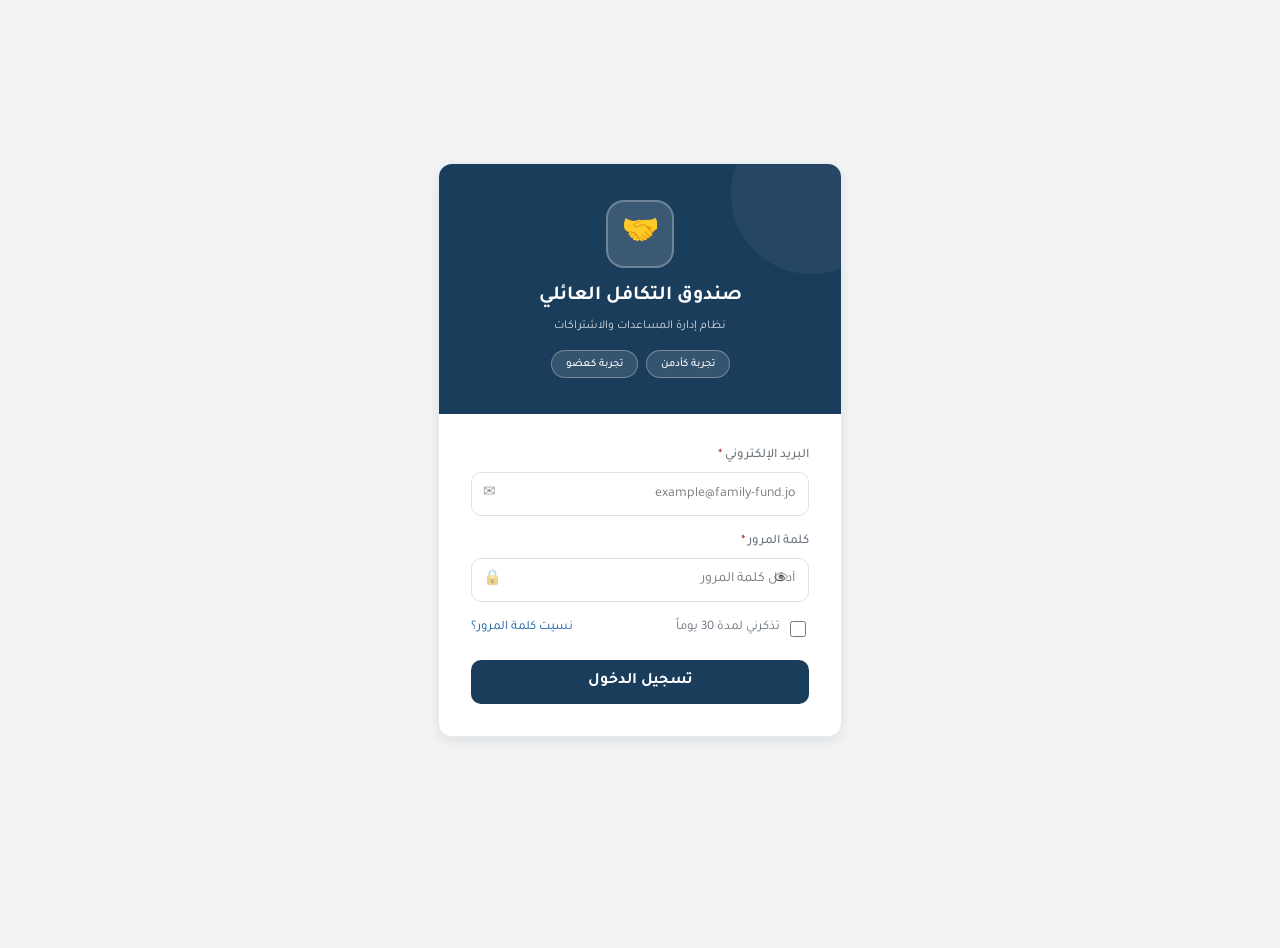
<file: index.html>
﻿<!DOCTYPE html>
<html lang="ar" dir="rtl">
<head>
    <meta charset="UTF-8">
    <meta name="viewport" content="width=device-width, initial-scale=1.0">
    <title>صندوق التكافل العائلي</title>
    <meta http-equiv="refresh" content="0; url=login.html">
    <style>
        @import url('https://fonts.googleapis.com/css2?family=Tajawal:wght@300;400;500;700&display=swap');
        body{font-family:'Tajawal',sans-serif;min-height:100vh;display:flex;align-items:center;justify-content:center;background:#f1f3f5;padding:1.5rem;direction:rtl;}
        .wrapper{text-align:center;}
        .spinner{width:40px;height:40px;border:3px solid #e9ecef;border-top-color:#1a3d5c;border-radius:50%;animation:spin .8s linear infinite;margin:0 auto 16px;}
        @keyframes spin{to{transform:rotate(360deg)}}
        p{font-size:14px;color:#6c757d;}
        a{color:#185FA5;text-decoration:none;font-weight:500;}
        a:hover{text-decoration:underline;}
    </style>
</head>
<body>
    <div class="wrapper">
        <div class="spinner"></div>
        <p>جاري التحميل... <a href="login.html">انقر هنا</a></p>
    </div>
</body>
</html>
</file>
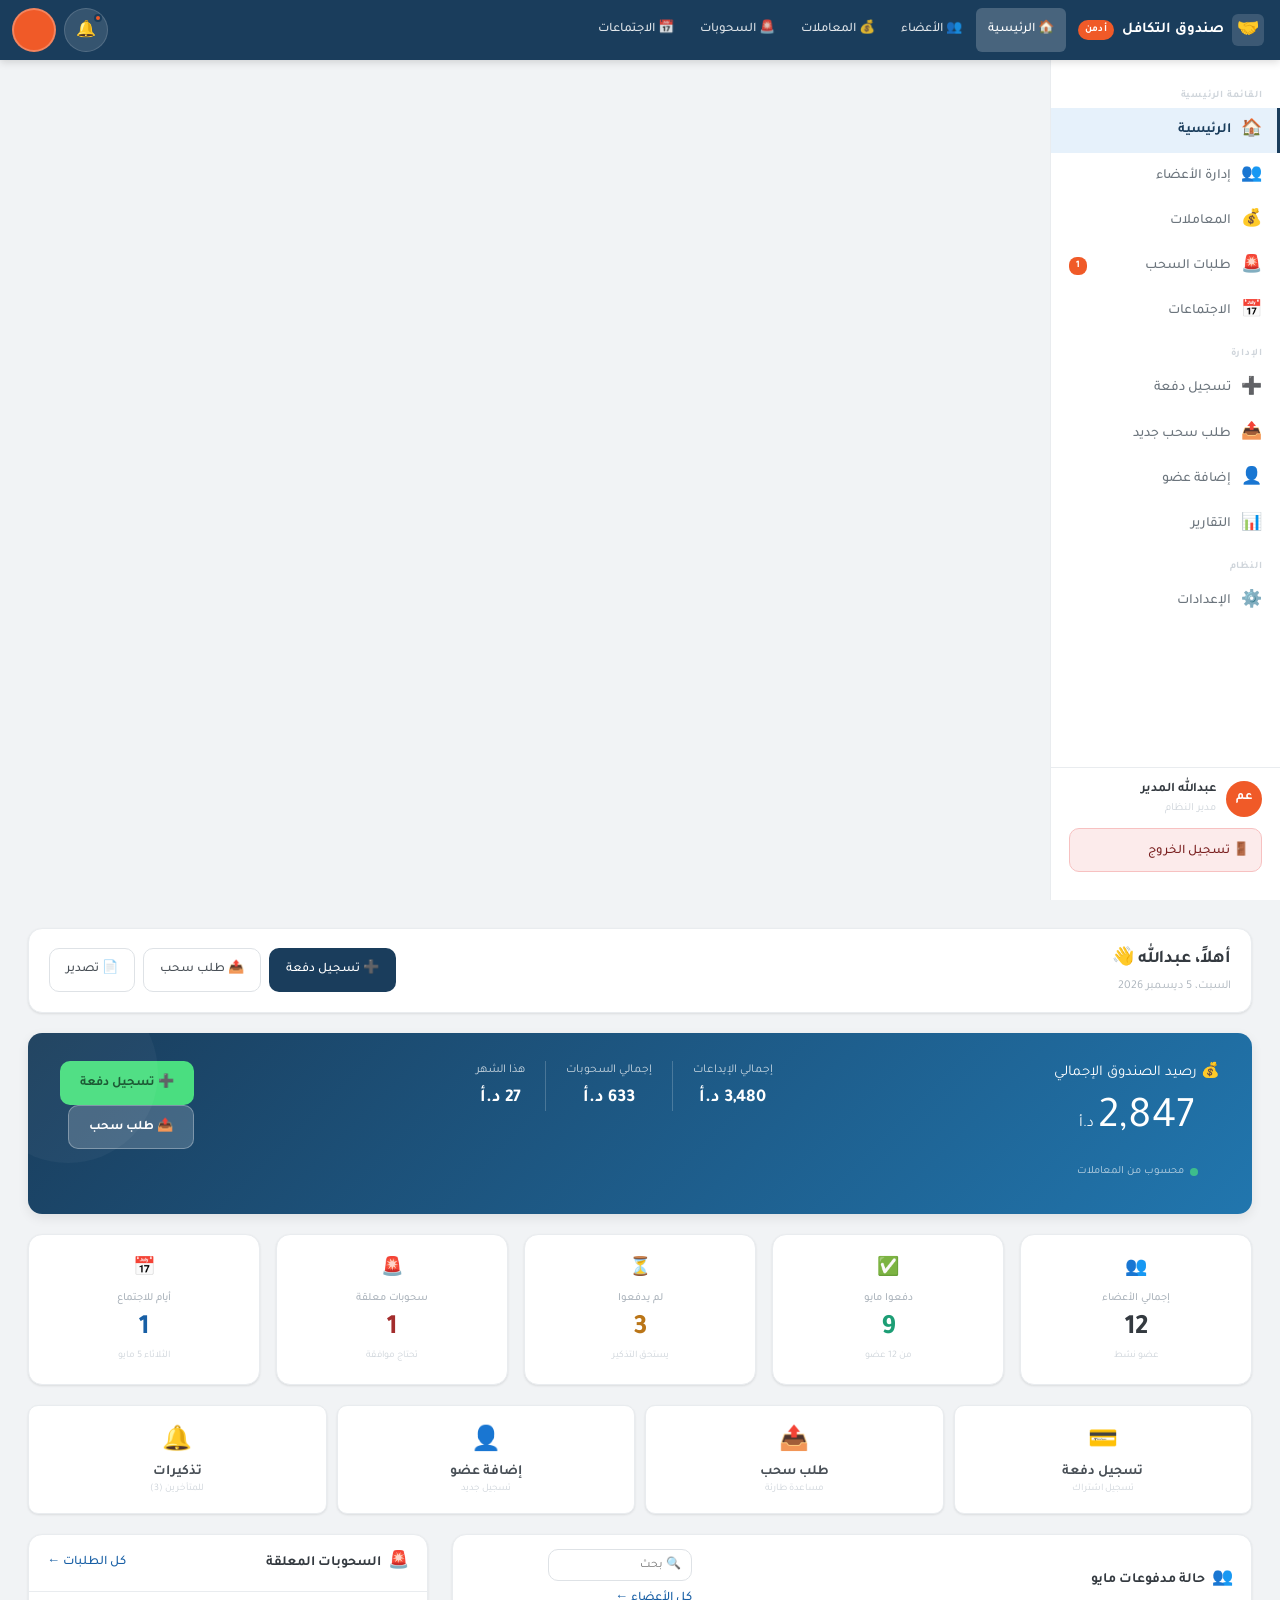
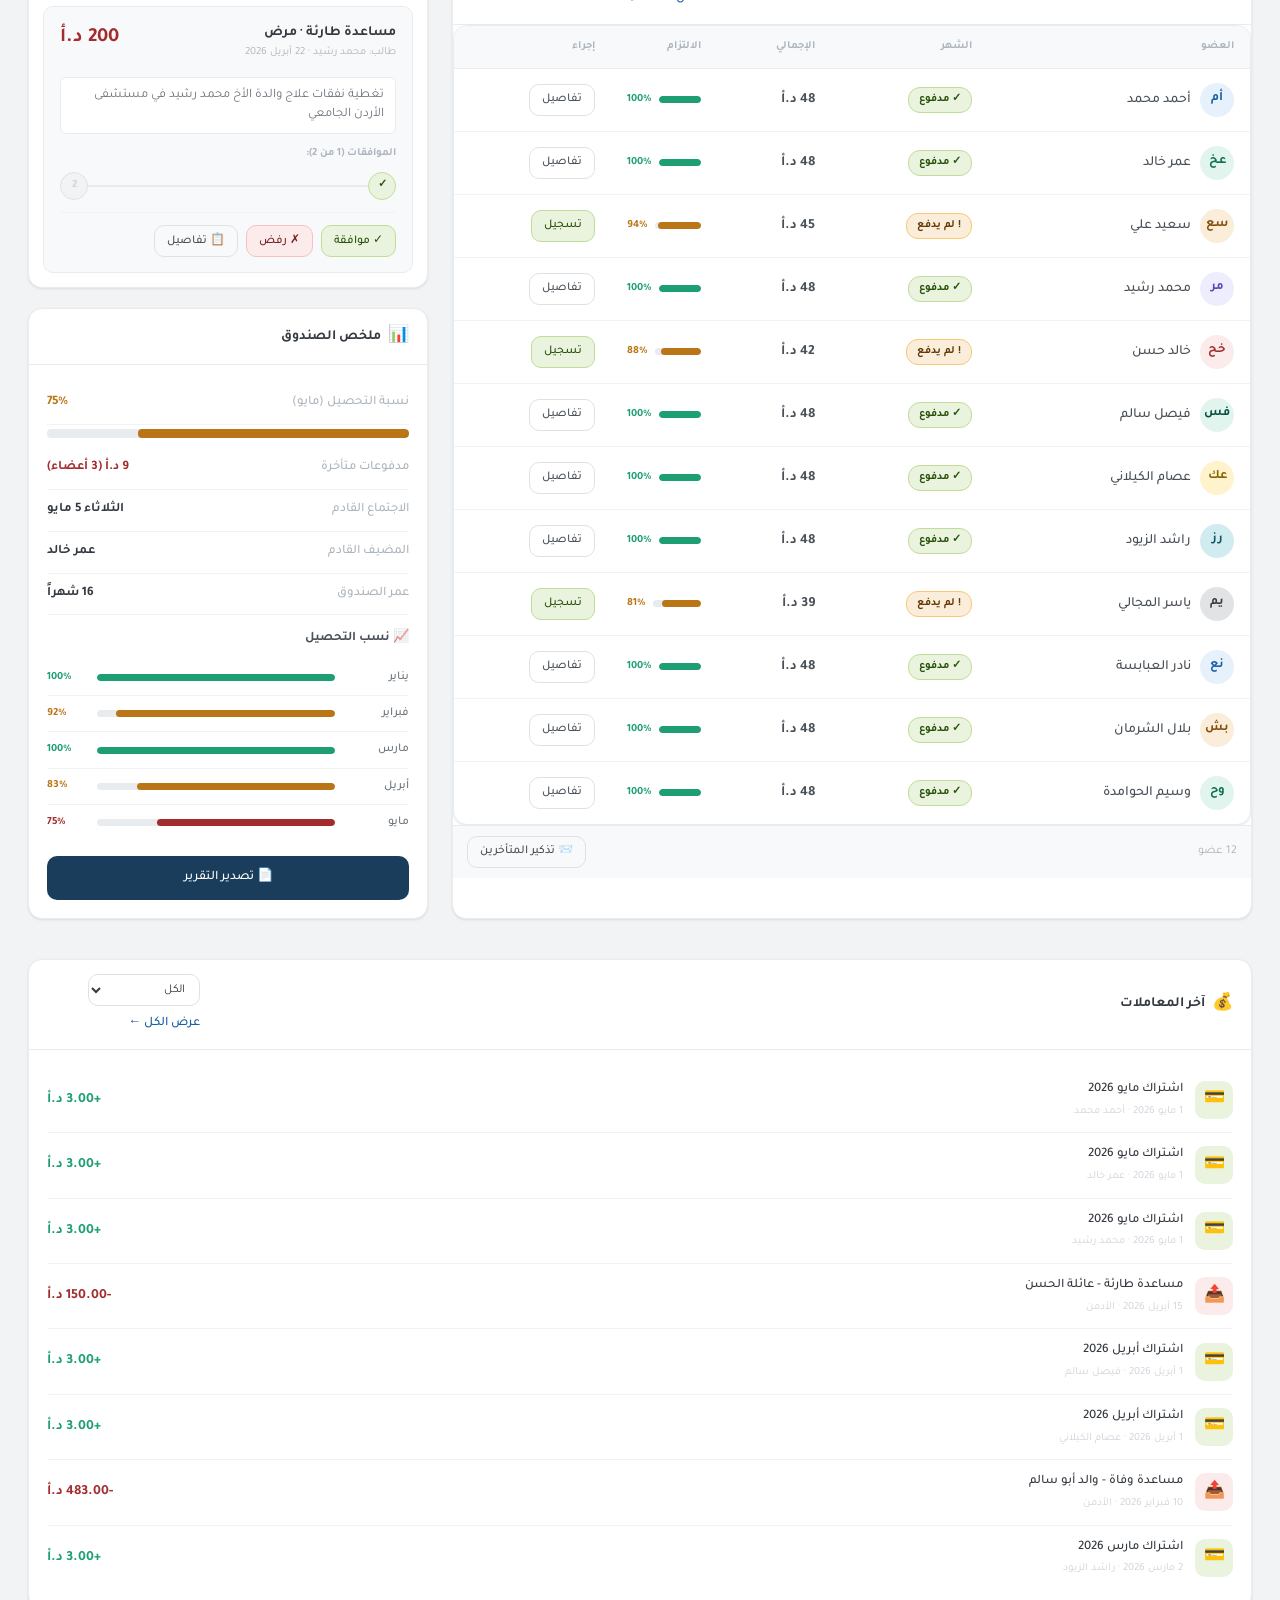
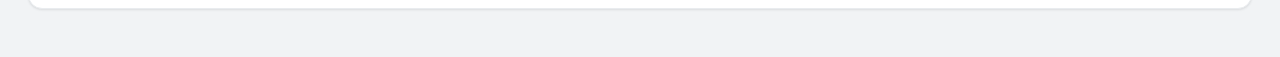
<file: admin-dashboard.html>
<!DOCTYPE html>
<html lang="ar" dir="rtl">
<head>
  <meta charset="UTF-8">
  <meta name="viewport" content="width=device-width, initial-scale=1.0">
  <title>لوحة الأدمن · صندوق التكافل العائلي</title>
  <link rel="stylesheet" href="assets/shared.css">
  <style>
    /* ══ Page-specific responsive overrides ══ */
    .balance-hero { display: flex; flex-direction: column; text-align: center; }
    .bh-main { text-align: center; }
    .bh-stat { text-align: center; margin: 0.75rem 0; }
    .bh-stat .lbl { font-size: 0.75rem; opacity: .75; margin-bottom: 0.25rem; }
    .bh-stat .val { font-size: 1.125rem; font-weight: 700; }
    .bh-divider { display: none; }
    .bh-actions { flex-direction: row; justify-content: center; gap: 0.5rem; width: 100%; }
    .btn-bh { padding: 0.625rem 1.25rem; border-radius: var(--radius-md); font-size: 0.8125rem; font-weight: 600; font-family: var(--font); cursor: pointer; border: none; display: flex; align-items: center; gap: 0.375rem; justify-content: center; min-height: var(--touch-min); }
    .btn-bh-green { background: #4ade80; color: #14532d; }
    .btn-bh-green:hover { background: #22c55e; }
    .btn-bh-white { background: rgba(255,255,255,.18); color: #fff; border: 0.0625rem solid rgba(255,255,255,.3); }
    .btn-bh-white:hover { background: rgba(255,255,255,.28); }
    .grid-2-3 { display: grid; grid-template-columns: 1fr; gap: 1.25rem; margin-bottom: 1.25rem; }
    .grid-1-1 { display: grid; grid-template-columns: 1fr; gap: 1.25rem; margin-bottom: 1.25rem; }
    .welcome-strip { background: #fff; border: 0.0625rem solid var(--gray-200); border-radius: var(--radius-lg); padding: 1rem; display: flex; align-items: flex-start; justify-content: space-between; flex-direction: column; gap: 0.75rem; margin-bottom: 1.25rem; box-shadow: var(--shadow-sm); }
    .welcome-strip h2 { font-size: 1rem; font-weight: 700; margin: 0 0 0.1875rem; color: var(--gray-800); }
    .welcome-strip p { font-size: 0.75rem; color: var(--gray-500); margin: 0; }
    .ws-actions { display: flex; gap: 0.5rem; flex-wrap: wrap; }
    .member-name-cell { display: flex; align-items: center; gap: 0.5625rem; }
    .progress-bar-wrap { width: 100%; height: 0.4375rem; background: var(--gray-200); border-radius: 0.25rem; overflow: hidden; }
    .progress-bar-fill { height: 100%; border-radius: 0.25rem; }
    .wd-card { border: 0.0625rem solid var(--gray-200); border-radius: var(--radius-md); padding: 0.875rem; margin-bottom: 0.75rem; background: var(--gray-50); }
    .wd-card:last-child { margin-bottom: 0; }
    .wd-top { display: flex; align-items: flex-start; justify-content: space-between; margin-bottom: 0.375rem; gap: 0.5rem; flex-wrap: wrap; }
    .wd-title { font-size: 0.875rem; font-weight: 700; color: var(--gray-800); }
    .wd-amount { font-size: 1.25rem; font-weight: 700; color: var(--danger); }
    .wd-meta { font-size: 0.6875rem; color: var(--gray-500); margin-bottom: 0.5625rem; }
    .wd-reason { font-size: 0.8125rem; color: var(--gray-600); background: #fff; border: 0.0625rem solid var(--gray-200); border-radius: var(--radius-sm); padding: 0.5rem 0.6875rem; margin-bottom: 0.6875rem; line-height: 1.5; }
    .wd-actions { display: flex; gap: 0.5rem; flex-wrap: wrap; margin-top: 0.75rem; padding-top: 0.75rem; border-top: 0.0625rem solid var(--gray-100); }
    .summary-row { display: flex; align-items: center; justify-content: space-between; padding: 0.625rem 0; border-bottom: 0.0625rem solid var(--gray-100); font-size: 0.8125rem; }
    .summary-row:last-child { border-bottom: none; }
    .summary-lbl { color: var(--gray-500); font-weight: 500; }
    .summary-val { font-weight: 700; color: var(--gray-800); }
    .collection-row { display: flex; align-items: center; gap: 0.625rem; padding: 0.5rem 0; border-bottom: 0.0625rem solid var(--gray-100); font-size: 0.8125rem; }
    .collection-row:last-child { border-bottom: none; }
    .col-month { width: 4rem; color: var(--gray-600); font-weight: 500; flex-shrink: 0; font-size: 0.75rem; }
    .col-bar { flex: 1; }
    .col-pct { width: 2.5rem; text-align: left; font-weight: 700; font-size: 0.6875rem; }
    .quick-actions { display: grid; grid-template-columns: 1fr 1fr; gap: 0.625rem; margin-bottom: 1.25rem; }
    .qa-btn { background: #fff; border: 0.0625rem solid var(--gray-200); border-radius: var(--radius-md); padding: 0.875rem; text-align: center; cursor: pointer; transition: all .15s; font-family: var(--font); box-shadow: var(--shadow-sm); min-height: var(--touch-min); display: flex; flex-direction: column; align-items: center; justify-content: center; }
    .qa-btn:hover { border-color: var(--primary); box-shadow: var(--shadow-md); transform: translateY(-0.0625rem); }
    .qa-btn .qa-icon { font-size: 1.25rem; display: block; margin-bottom: 0.375rem; }
    .qa-btn .qa-label { font-size: 0.8125rem; font-weight: 600; color: var(--gray-700); display: block; }
    .qa-btn .qa-sub { font-size: 0.625rem; color: var(--gray-400); margin-top: 0.125rem; display: block; }
    .notif-count { background: var(--accent); color: #fff; font-size: 0.625rem; font-weight: 700; padding: 0.0625rem 0.375rem; border-radius: 0.5rem; margin-right: auto; }

    @media (min-width: 48rem) {
      .balance-hero { flex-direction: row; text-align: right; justify-content: space-between; }
      .bh-stat { text-align: center; margin: 0; }
      .bh-divider { display: block; width: 0.0625rem; height: 3.125rem; background: rgba(255,255,255,.2); }
      .bh-actions { flex-direction: column; justify-content: flex-start; width: auto; }
      .btn-bh { padding: 0.625rem 1.25rem; }
      .grid-2-3 { grid-template-columns: 2fr 1fr; gap: 1.5rem; }
      .grid-1-1 { grid-template-columns: 1fr 1fr; gap: 1.5rem; }
      .welcome-strip { flex-direction: row; align-items: center; padding: 1rem 1.25rem; }
      .welcome-strip h2 { font-size: 1.125rem; }
      .wd-card { padding: 0.9375rem 1rem; }
    }
    @media (min-width: 64rem) {
      .balance-hero { padding: 1.75rem 2rem; }
      .bh-main .amt { font-size: 2.75rem; }
      .quick-actions { grid-template-columns: repeat(4, 1fr); }
      .qa-btn { padding: 1.125rem; }
      .qa-btn .qa-icon { font-size: 1.5rem; }
      .qa-btn .qa-label { font-size: 0.875rem; }
      .ws-actions { flex-wrap: nowrap; }
    }
  </style>
</head>
<body>

<nav class="app-navbar">
  <button class="nav-toggle" onclick="MobileNav.toggleSidebar()" aria-label="القائمة">☰</button>
  <a href="admin-dashboard.html" class="navbar-brand">
    <div class="brand-icon">🤝</div>
    <span>صندوق التكافل</span>
    <span class="role-badge role-admin">أدمن</span>
  </a>
  <div class="nav-links">
    <a href="admin-dashboard.html" class="nav-link active">🏠 الرئيسية</a>
    <a href="members.html"         class="nav-link">👥 الأعضاء</a>
    <a href="transactions.html"    class="nav-link">💰 المعاملات</a>
    <a href="withdrawals.html"     class="nav-link">🚨 السحوبات</a>
    <a href="meetings.html"        class="nav-link">📅 الاجتماعات</a>
  </div>
  <div class="navbar-right">
    <button class="notif-btn" onclick="showModal('notifModal')" aria-label="الإشعارات">
      🔔<span class="notif-dot"></span>
    </button>
    <div class="user-avatar" data-user-initials title="الأدمن"></div>
  </div>
</nav>

<div class="sidebar-overlay"></div>
<aside class="sidebar">
  <div class="sidebar-header">
    <span class="brand">🤝 صندوق التكافل</span>
    <button class="sidebar-close" onclick="MobileNav.closeSidebar()">✕</button>
  </div>
  <div class="sidebar-section-title">القائمة الرئيسية</div>
  <a href="admin-dashboard.html" class="sidebar-link active"><span class="s-icon">🏠</span> الرئيسية</a>
  <a href="members.html"         class="sidebar-link"><span class="s-icon">👥</span> إدارة الأعضاء</a>
  <a href="transactions.html"    class="sidebar-link"><span class="s-icon">💰</span> المعاملات</a>
  <a href="withdrawals.html"     class="sidebar-link"><span class="s-icon">🚨</span> طلبات السحب<span class="sidebar-badge">1</span></a>
  <a href="meetings.html"        class="sidebar-link"><span class="s-icon">📅</span> الاجتماعات</a>
  <div class="sidebar-section-title">الإدارة</div>
  <a href="#" class="sidebar-link" onclick="showModal('paymentModal');return false;"><span class="s-icon">➕</span> تسجيل دفعة</a>
  <a href="#" class="sidebar-link" onclick="showModal('withdrawalModal');return false;"><span class="s-icon">📤</span> طلب سحب جديد</a>
  <a href="#" class="sidebar-link" onclick="showModal('memberModal');return false;"><span class="s-icon">👤</span> إضافة عضو</a>
  <a href="#" class="sidebar-link"><span class="s-icon">📊</span> التقارير</a>
  <div class="sidebar-section-title">النظام</div>
  <a href="profile.html"  class="sidebar-link"><span class="s-icon">⚙️</span> الإعدادات</a>
  <div class="sidebar-footer">
    <div class="sidebar-user">
      <div class="u-avatar">عم</div>
      <div><div class="u-name" data-user-name>عبدالله المدير</div><div class="u-role">مدير النظام</div></div>
    </div>
    <button class="btn-logout" onclick="Auth.logout()">🚪 تسجيل الخروج</button>
  </div>
</aside>

<main class="main-content">
  <div class="welcome-strip">
    <div>
      <h2>أهلاً، عبدالله 👋</h2>
      <p id="todayDate">الأحد، 4 مايو 2026</p>
    </div>
    <div class="ws-actions">
      <button class="btn-primary-custom" onclick="showModal('paymentModal')">➕ تسجيل دفعة</button>
      <button class="btn-outline-custom" onclick="showModal('withdrawalModal')">📤 طلب سحب</button>
      <button class="btn-outline-custom" onclick="exportReport()">📄 تصدير</button>
    </div>
  </div>

  <div class="balance-hero">
    <div class="bh-main">
      <div class="lbl">💰 رصيد الصندوق الإجمالي</div>
      <div><span class="amt" id="totalBalance">2,847</span> <span class="cur">د.أ</span></div>
      <div class="bh-live"><span class="live-dot"></span> محسوب من المعاملات</div>
    </div>
    <div style="display:flex;gap:1.25rem;flex-wrap:wrap;justify-content:center;">
      <div class="bh-stat"><div class="lbl">إجمالي الإيداعات</div><div class="val">3,480 د.أ</div></div>
      <div class="bh-divider"></div>
      <div class="bh-stat"><div class="lbl">إجمالي السحوبات</div><div class="val">633 د.أ</div></div>
      <div class="bh-divider"></div>
      <div class="bh-stat"><div class="lbl">هذا الشهر</div><div class="val">27 د.أ</div></div>
    </div>
    <div class="bh-actions">
      <button class="btn-bh btn-bh-green" onclick="showModal('paymentModal')">➕ تسجيل دفعة</button>
      <button class="btn-bh btn-bh-white" onclick="showModal('withdrawalModal')">📤 طلب سحب</button>
    </div>
  </div>

  <div class="stats-row">
    <div class="stat-card"><span class="stat-icon">👥</span><div class="stat-label">إجمالي الأعضاء</div><div class="stat-value" style="color:var(--gray-800);">12</div><div class="stat-sub">عضو نشط</div></div>
    <div class="stat-card"><span class="stat-icon">✅</span><div class="stat-label">دفعوا مايو</div><div class="stat-value" style="color:var(--success);">9</div><div class="stat-sub">من 12 عضو</div></div>
    <div class="stat-card"><span class="stat-icon">⏳</span><div class="stat-label">لم يدفعوا</div><div class="stat-value" style="color:var(--warning);">3</div><div class="stat-sub">يستحق التذكير</div></div>
    <div class="stat-card"><span class="stat-icon">🚨</span><div class="stat-label">سحوبات معلقة</div><div class="stat-value" style="color:var(--danger);">1</div><div class="stat-sub">تحتاج موافقة</div></div>
    <div class="stat-card"><span class="stat-icon">📅</span><div class="stat-label">أيام للاجتماع</div><div class="stat-value" style="color:var(--info);">1</div><div class="stat-sub">الثلاثاء 5 مايو</div></div>
  </div>

  <div class="quick-actions">
    <button class="qa-btn" onclick="showModal('paymentModal')"><span class="qa-icon">💳</span><span class="qa-label">تسجيل دفعة</span><span class="qa-sub">تسجيل اشتراك</span></button>
    <button class="qa-btn" onclick="showModal('withdrawalModal')"><span class="qa-icon">📤</span><span class="qa-label">طلب سحب</span><span class="qa-sub">مساعدة طارئة</span></button>
    <button class="qa-btn" onclick="showModal('memberModal')"><span class="qa-icon">👤</span><span class="qa-label">إضافة عضو</span><span class="qa-sub">تسجيل جديد</span></button>
    <button class="qa-btn" onclick="sendReminders()"><span class="qa-icon">🔔</span><span class="qa-label">تذكيرات</span><span class="qa-sub">للمتأخرين (3)</span></button>
  </div>

  <div class="grid-2-3">
    <div class="panel">
      <div class="panel-header">
        <h2><span class="ph-icon">👥</span> حالة مدفوعات مايو</h2>
        <div style="display:flex;gap:0.5rem;align-items:center;flex-wrap:wrap;">
          <input type="text" placeholder="🔍 بحث" id="memberSearch" class="form-control-custom" style="max-width:9rem;min-height:2rem;padding:0.25rem 0.625rem;font-size:0.75rem;" oninput="filterMembers(this.value)">
          <a href="members.html" style="font-size:0.8125rem;color:var(--info);text-decoration:none;font-weight:500;white-space:nowrap;">كل الأعضاء ←</a>
        </div>
      </div>
      <div class="table-wrap">
        <table class="data-table" id="membersTable">
          <thead><tr><th>العضو</th><th>الشهر</th><th>الإجمالي</th><th>الالتزام</th><th>إجراء</th></tr></thead>
          <tbody id="membersTbody"></tbody>
        </table>
      </div>
      <div class="panel-footer">
        <span id="membersCount">12 عضو</span>
        <button class="btn-outline-custom btn-sm-custom" onclick="sendReminders()">📨 تذكير المتأخرين</button>
      </div>
    </div>

    <div>
      <div class="panel" style="margin-bottom:1.25rem;">
        <div class="panel-header">
          <h2><span class="ph-icon">🚨</span> السحوبات المعلقة</h2>
          <a href="withdrawals.html" style="font-size:0.8125rem;color:var(--info);text-decoration:none;font-weight:500;">كل الطلبات ←</a>
        </div>
        <div class="panel-body" style="padding:0.875rem;">
          <div class="wd-card" id="wdCard1">
            <div class="wd-top">
              <div>
                <div class="wd-title">مساعدة طارئة · مرض</div>
                <div class="wd-meta">طالب: محمد رشيد · 22 أبريل 2026</div>
              </div>
              <div class="wd-amount">200 د.أ</div>
            </div>
            <div class="wd-reason">تغطية نفقات علاج والدة الأخ محمد رشيد في مستشفى الأردن الجامعي</div>
            <div style="font-size:0.6875rem;color:var(--gray-500);font-weight:600;margin-bottom:0.3125rem;">الموافقات (1 من 2):</div>
            <div class="appr-track">
              <div class="appr-dot appr-done" title="عبدالله المدير">✓</div>
              <div class="appr-line"></div>
              <div class="appr-dot appr-pending" title="في الانتظار">2</div>
            </div>
            <div class="wd-actions">
              <button class="btn-success-custom btn-sm-custom" onclick="approveWithdrawal('wdCard1')">✓ موافقة</button>
              <button class="btn-danger-custom  btn-sm-custom" onclick="rejectWithdrawal('wdCard1')">✗ رفض</button>
              <button class="btn-outline-custom btn-sm-custom">📋 تفاصيل</button>
            </div>
          </div>
        </div>
      </div>

      <div class="panel">
        <div class="panel-header"><h2><span class="ph-icon">📊</span> ملخص الصندوق</h2></div>
        <div class="panel-body">
          <div class="summary-row"><span class="summary-lbl">نسبة التحصيل (مايو)</span><span class="summary-val" style="color:var(--warning);">75%</span></div>
          <div style="padding:0.25rem 0 0.625rem;"><div class="progress-bar-wrap" style="height:0.5625rem;"><div class="progress-bar-fill" style="width:75%;background:var(--warning);"></div></div></div>
          <div class="summary-row"><span class="summary-lbl">مدفوعات متأخرة</span><span class="summary-val" style="color:var(--danger);">9 د.أ (3 أعضاء)</span></div>
          <div class="summary-row"><span class="summary-lbl">الاجتماع القادم</span><span class="summary-val">الثلاثاء 5 مايو</span></div>
          <div class="summary-row"><span class="summary-lbl">المضيف القادم</span><span class="summary-val">عمر خالد</span></div>
          <div class="summary-row"><span class="summary-lbl">عمر الصندوق</span><span class="summary-val">16 شهراً</span></div>
          <div style="margin-top:0.875rem;font-size:0.8125rem;font-weight:700;color:var(--gray-700);margin-bottom:0.625rem;">📈 نسب التحصيل</div>
          <div id="collectionChart"></div>
          <button class="btn-primary-custom w-100 justify-center mt-2" onclick="exportReport()">📄 تصدير التقرير</button>
        </div>
      </div>
    </div>
  </div>

  <div class="panel">
    <div class="panel-header">
      <h2><span class="ph-icon">💰</span> آخر المعاملات</h2>
      <div style="display:flex;gap:0.5rem;align-items:center;flex-wrap:wrap;">
        <select id="txFilter" onchange="filterTransactions()" class="form-control-custom" style="max-width:7rem;min-height:2rem;padding:0.25rem 0.625rem;font-size:0.75rem;background:#fff;cursor:pointer;">
          <option value="all">الكل</option><option value="deposit">إيداع</option><option value="withdrawal">سحب</option>
        </select>
        <a href="transactions.html" style="font-size:0.8125rem;color:var(--info);text-decoration:none;font-weight:500;white-space:nowrap;">عرض الكل ←</a>
      </div>
    </div>
    <div class="panel-body" id="txList"></div>
  </div>
</main>

<!-- MODAL: Record Payment -->
<div class="modal-overlay" id="paymentModal" onclick="closeModalOutside(event,'paymentModal')">
  <div class="modal-box">
    <div class="modal-header"><h3>💳 تسجيل دفعة</h3><button class="modal-close" onclick="hideModal('paymentModal')">✕</button></div>
    <div class="modal-body">
      <div class="form-group"><label class="form-label">العضو <span class="req">*</span></label><select id="pm_member" class="form-control-custom"><option value="">— اختر —</option><option>أحمد محمد</option><option>عمر خالد</option><option>سعيد علي</option><option>محمد رشيد</option><option>خالد حسن</option><option>فيصل سالم</option></select></div>
      <div class="form-group"><label class="form-label">الشهر <span class="req">*</span></label><select id="pm_month" class="form-control-custom"><option value="2026-05">مايو 2026</option><option value="2026-04">أبريل 2026</option></select></div>
      <div class="form-group"><label class="form-label">المبلغ (د.أ) <span class="req">*</span></label><input type="number" id="pm_amount" class="form-control-custom" value="3" min="1" step="0.5"><div class="form-text">الاشتراك الشهري = 3 د.أ</div></div>
      <div class="form-group"><label class="form-label">ملاحظة</label><input type="text" id="pm_note" class="form-control-custom" placeholder="اختياري..."></div>
      <div class="alert-info">ℹ️ سيتم تسجيل المعاملة فوراً</div>
    </div>
    <div class="modal-footer"><button class="btn-outline-custom" onclick="hideModal('paymentModal')">إلغاء</button><button class="btn-primary-custom" onclick="savePayment()">✓ حفظ</button></div>
  </div>
</div>

<!-- MODAL: Withdrawal -->
<div class="modal-overlay" id="withdrawalModal" onclick="closeModalOutside(event,'withdrawalModal')">
  <div class="modal-box">
    <div class="modal-header"><h3>📤 طلب سحب طارئ</h3><button class="modal-close" onclick="hideModal('withdrawalModal')">✕</button></div>
    <div class="modal-body">
      <div class="form-group"><label class="form-label">نوع السحب <span class="req">*</span></label><select id="wd_type" class="form-control-custom"><option value="">— اختر —</option><option value="death">مساعدة وفاة</option><option value="emergency">حالة طارئة</option><option value="medical">مساعدة طبية</option><option value="other">أخرى</option></select></div>
      <div class="form-group"><label class="form-label">المستفيد <span class="req">*</span></label><input type="text" id="wd_beneficiary" class="form-control-custom" placeholder="مثال: عائلة الأخ أحمد"></div>
      <div class="form-group"><label class="form-label">المبلغ (د.أ) <span class="req">*</span></label><input type="number" id="wd_amount" class="form-control-custom" placeholder="0.00" min="1"><div class="form-text">الرصيد المتاح: 2,847 د.أ</div></div>
      <div class="form-group"><label class="form-label">الوصف <span class="req">*</span></label><textarea id="wd_desc" class="form-control-custom" rows="3" placeholder="اشرح سبب الطلب..."></textarea></div>
      <div class="alert-warning">⚠️ سيتم إشعار جميع الأعضاء</div>
    </div>
    <div class="modal-footer"><button class="btn-outline-custom" onclick="hideModal('withdrawalModal')">إلغاء</button><button class="btn-danger-custom" onclick="saveWithdrawal()">📤 إرسال</button></div>
  </div>
</div>

<!-- MODAL: Add Member -->
<div class="modal-overlay" id="memberModal" onclick="closeModalOutside(event,'memberModal')">
  <div class="modal-box">
    <div class="modal-header"><h3>👤 إضافة عضو</h3><button class="modal-close" onclick="hideModal('memberModal')">✕</button></div>
    <div class="modal-body">
      <div style="display:grid;grid-template-columns:1fr 1fr;gap:0.75rem;">
        <div class="form-group"><label class="form-label">الاسم الأول <span class="req">*</span></label><input type="text" id="mb_fname" class="form-control-custom" placeholder="أحمد"></div>
        <div class="form-group"><label class="form-label">العائلة <span class="req">*</span></label><input type="text" id="mb_lname" class="form-control-custom" placeholder="محمد"></div>
      </div>
      <div class="form-group"><label class="form-label">البريد <span class="req">*</span></label><input type="email" id="mb_email" class="form-control-custom" placeholder="example@email.com"></div>
      <div class="form-group"><label class="form-label">الهاتف</label><input type="tel" id="mb_phone" class="form-control-custom" placeholder="07X-XXXX-XXX"></div>
      <div class="form-group"><label class="form-label">الدور</label><select id="mb_role" class="form-control-custom"><option value="Member">عضو</option><option value="Admin">مدير</option></select></div>
    </div>
    <div class="modal-footer"><button class="btn-outline-custom" onclick="hideModal('memberModal')">إلغاء</button><button class="btn-primary-custom" onclick="saveMember()">✓ إضافة</button></div>
  </div>
</div>

<!-- MODAL: Notifications -->
<div class="modal-overlay" id="notifModal" onclick="closeModalOutside(event,'notifModal')">
  <div class="modal-box" style="max-width:23.75rem;">
    <div class="modal-header"><h3>🔔 الإشعارات</h3><button class="modal-close" onclick="hideModal('notifModal')">✕</button></div>
    <div id="notifList" style="max-height:25rem;overflow-y:auto;"></div>
    <div class="modal-footer"><button class="btn-outline-custom btn-sm-custom" onclick="markAllRead()">تحديد الكل كمقروء</button></div>
  </div>
</div>

<script src="assets/shared.js"></script>
<script>
const MEMBERS = [
  { id:1,  name:'أحمد محمد',    initials:'أم', color:'#E6F1FB', tc:'#185FA5', paidMay:true,  total:48, months:16 },
  { id:2,  name:'عمر خالد',     initials:'عخ', color:'#E1F5EE', tc:'#0F6E56', paidMay:true,  total:48, months:16 },
  { id:3,  name:'سعيد علي',     initials:'سع', color:'#FAEEDA', tc:'#854F0B', paidMay:false, total:45, months:15 },
  { id:4,  name:'محمد رشيد',    initials:'مر', color:'#EEEDFE', tc:'#534AB7', paidMay:true,  total:48, months:16 },
  { id:5,  name:'خالد حسن',     initials:'خح', color:'#FCEBEB', tc:'#A32D2D', paidMay:false, total:42, months:14 },
  { id:6,  name:'فيصل سالم',    initials:'فس', color:'#E1F5EE', tc:'#085041', paidMay:true,  total:48, months:16 },
  { id:7,  name:'عصام الكيلاني',initials:'عك', color:'#FFF3CD', tc:'#856404', paidMay:true,  total:48, months:16 },
  { id:8,  name:'راشد الزيود',  initials:'رز', color:'#D1ECF1', tc:'#0C5460', paidMay:true,  total:48, months:16 },
  { id:9,  name:'ياسر المجالي', initials:'يم', color:'#E2E3E5', tc:'#383D41', paidMay:false, total:39, months:13 },
  { id:10, name:'نادر العبابسة',initials:'نع', color:'#E6F1FB', tc:'#185FA5', paidMay:true,  total:48, months:16 },
  { id:11, name:'بلال الشرمان', initials:'بش', color:'#FAEEDA', tc:'#854F0B', paidMay:true,  total:48, months:16 },
  { id:12, name:'وسيم الحوامدة',initials:'وح', color:'#E1F5EE', tc:'#0F6E56', paidMay:true,  total:48, months:16 },
];
const TRANSACTIONS = [
  { type:'deposit',    name:'أحمد محمد',    desc:'اشتراك مايو 2026',          amount:3,   date:'1 مايو 2026'  },
  { type:'deposit',    name:'عمر خالد',     desc:'اشتراك مايو 2026',          amount:3,   date:'1 مايو 2026'  },
  { type:'deposit',    name:'محمد رشيد',    desc:'اشتراك مايو 2026',          amount:3,   date:'1 مايو 2026'  },
  { type:'withdrawal', name:'الأدمن',       desc:'مساعدة طارئة - عائلة الحسن',amount:150, date:'15 أبريل 2026'},
  { type:'deposit',    name:'فيصل سالم',    desc:'اشتراك أبريل 2026',         amount:3,   date:'1 أبريل 2026' },
  { type:'deposit',    name:'عصام الكيلاني',desc:'اشتراك أبريل 2026',         amount:3,   date:'1 أبريل 2026' },
  { type:'withdrawal', name:'الأدمن',       desc:'مساعدة وفاة - والد أبو سالم',amount:483,date:'10 فبراير 2026'},
  { type:'deposit',    name:'راشد الزيود',  desc:'اشتراك مارس 2026',          amount:3,   date:'2 مارس 2026'  },
];
const NOTIFICATIONS = [
  { icon:'🚨', text:'طلب سحب جديد من محمد رشيد بقيمة 200 د.أ', time:'منذ 2 ساعة', unread:true  },
  { icon:'⏰', text:'سعيد علي لم يدفع اشتراك مايو',    time:'منذ 3 أيام', unread:true  },
  { icon:'⏰', text:'خالد حسن لم يدفع اشتراك مايو',    time:'منذ 3 أيام', unread:true  },
  { icon:'📅', text:'اجتماع مايو غداً الثلاثاء',time:'منذ يوم', unread:false },
  { icon:'✅', text:'تمت الموافقة على السحب السابق',time:'منذ أسبوع',unread:false },
];
const MONTHLY_COLLECTION = [
  { month:'يناير', pct:100 }, { month:'فبراير',pct:92  }, { month:'مارس',  pct:100 },
  { month:'أبريل', pct:83  }, { month:'مايو',  pct:75  },
];

function renderMembers(list) {
  const tbody = document.getElementById('membersTbody');
  tbody.innerHTML = list.map(m => {
    const pct = Math.round((m.months / 16) * 100);
    const barColor = pct === 100 ? 'var(--success)' : pct >= 80 ? 'var(--warning)' : 'var(--danger)';
    return `<tr>
      <td><div class="member-name-cell"><div class="member-avatar" style="background:${m.color};color:${m.tc};">${m.initials}</div><span style="font-weight:500;">${m.name}</span></div></td>
      <td>${m.paidMay ? '<span class="badge-paid">✓ مدفوع</span>' : '<span class="badge-pending">! لم يدفع</span>'}</td>
      <td style="font-weight:600;">${m.total} د.أ</td>
      <td><div style="display:flex;align-items:center;gap:0.4375rem;"><div class="progress-bar-wrap"><div class="progress-bar-fill" style="width:${pct}%;background:${barColor};"></div></div><span style="font-size:0.6875rem;font-weight:600;color:${barColor};">${pct}%</span></div></td>
      <td>${m.paidMay ? `<button class="btn-outline-custom btn-sm-custom" onclick="viewMember(${m.id})">تفاصيل</button>` : `<button class="btn-success-custom btn-sm-custom" onclick="recordPaymentFor('${m.name}')">تسجيل</button>`}</td>
    </tr>`;
  }).join('');
  document.getElementById('membersCount').textContent = list.length + ' عضو';
}
function filterMembers(q) { const f = MEMBERS.filter(m => m.name.includes(q)); renderMembers(f); }
function viewMember(id) { window.location.href = `members.html?id=${id}`; }
function recordPaymentFor(name) { document.getElementById('pm_member').value = name; showModal('paymentModal'); }

function renderTransactions(list) {
  const icons = { deposit:'💳', withdrawal:'📤' };
  const bgCls = { deposit:'tx-deposit-icon', withdrawal:'tx-withdraw-icon' };
  document.getElementById('txList').innerHTML = list.map(tx => `
    <div class="tx-row">
      <div class="tx-icon-wrap ${bgCls[tx.type]}">${icons[tx.type]}</div>
      <div class="tx-info"><div class="tx-title">${tx.desc}</div><div class="tx-date">${tx.date} · ${tx.name}</div></div>
      <div class="tx-amount ${tx.type==='deposit'?'tx-plus':'tx-minus'}">${tx.type==='deposit'?'+':'-'}${tx.amount.toFixed(2)} د.أ</div>
    </div>`).join('');
}
function filterTransactions() { const f = document.getElementById('txFilter').value; renderTransactions(f === 'all' ? TRANSACTIONS : TRANSACTIONS.filter(t => t.type === f)); }

function renderCollectionChart() {
  document.getElementById('collectionChart').innerHTML = MONTHLY_COLLECTION.map(m => {
    const c = m.pct === 100 ? 'var(--success)' : m.pct >= 80 ? 'var(--warning)' : 'var(--danger)';
    return `<div class="collection-row"><span class="col-month">${m.month}</span><div class="col-bar"><div class="progress-bar-wrap"><div class="progress-bar-fill" style="width:${m.pct}%;background:${c};"></div></div></div><span class="col-pct" style="color:${c};">${m.pct}%</span></div>`;
  }).join('');
}

function renderNotifications() {
  document.getElementById('notifList').innerHTML = NOTIFICATIONS.map((n, i) => `
    <div style="display:flex;gap:0.625rem;padding:0.8125rem 1.125rem;border-bottom:0.0625rem solid var(--gray-100);background:${n.unread?'var(--primary-light)':'#fff'};" id="notif_${i}">
      <span style="font-size:1.25rem;flex-shrink:0;">${n.icon}</span>
      <div style="flex:1;"><div style="font-size:0.8125rem;font-weight:${n.unread?'600':'400'};color:var(--gray-800);">${n.text}</div><div style="font-size:0.6875rem;color:var(--gray-400);margin-top:0.1875rem;">${n.time}</div></div>
      ${n.unread?`<div style="width:0.5rem;height:0.5rem;background:var(--primary);border-radius:50%;margin-top:0.3125rem;flex-shrink:0;"></div>`:''}
    </div>`).join('');
}
function markAllRead() { NOTIFICATIONS.forEach((n,i) => { n.unread = false; const el = document.getElementById('notif_'+i); if (el) el.style.background='#fff'; }); document.querySelector('.notif-dot').style.display = 'none'; Toast.success('تم تحديد جميع الإشعارات كمقروءة'); }

function showModal(id) { if (id === 'notifModal') renderNotifications(); document.getElementById(id).classList.add('open'); document.body.style.overflow = 'hidden'; }
function hideModal(id) { document.getElementById(id).classList.remove('open'); document.body.style.overflow = ''; }
function closeModalOutside(e, id) { if (e.target.id === id) hideModal(id); }

function savePayment() { const m = document.getElementById('pm_member').value; const a = document.getElementById('pm_amount').value; if(!m){Toast.warning('اختر العضو');return;} if(!a||a<=0){Toast.warning('أدخل المبلغ');return;} hideModal('paymentModal'); Toast.success(`✅ تم تسجيل دفعة ${a} د.أ للعضو ${m}`); const mem = MEMBERS.find(x=>x.name===m); if(mem){mem.paidMay=true;renderMembers(MEMBERS);} }
function saveWithdrawal() { const t=document.getElementById('wd_type').value,a=document.getElementById('wd_amount').value,d=document.getElementById('wd_desc').value; if(!t){Toast.warning('اختر النوع');return;} if(!a){Toast.warning('أدخل المبلغ');return;} if(!d){Toast.warning('أدخل وصفاً');return;} if(parseFloat(a)>2847){Toast.error('المبلغ يتجاوز الرصيد');return;} hideModal('withdrawalModal'); Toast.success('✅ تم إرسال طلب السحب'); }
function saveMember() { const f=document.getElementById('mb_fname').value.trim(),l=document.getElementById('mb_lname').value.trim(),e=document.getElementById('mb_email').value.trim(); if(!f||!l){Toast.warning('أدخل الاسم');return;} if(!e){Toast.warning('أدخل البريد');return;} hideModal('memberModal'); Toast.success(`✅ تمت إضافة العضو ${f} ${l}`); }
function approveWithdrawal(cardId) { UI.confirm('هل تؤكد الموافقة؟',()=>{ const c=document.getElementById(cardId); c.style.borderColor='var(--success-border)'; c.style.background='var(--success-light)'; c.querySelector('.wd-actions').innerHTML='<span style="font-size:0.8125rem;color:var(--success-dark);font-weight:700;">✅ تمت الموافقة</span>'; document.querySelector('.sidebar-badge').textContent='0'; Toast.success('تمت الموافقة'); }); }
function rejectWithdrawal(cardId) { UI.confirm('هل تؤكد الرفض؟',()=>{ const c=document.getElementById(cardId); c.style.borderColor='var(--danger-border)'; c.style.background='var(--danger-light)'; c.querySelector('.wd-actions').innerHTML='<span style="font-size:0.8125rem;color:var(--danger-dark);font-weight:700;">❌ تم الرفض</span>'; document.querySelector('.sidebar-badge').textContent='0'; Toast.error('تم الرفض'); }); }
function sendReminders() { const p=MEMBERS.filter(m=>!m.paidMay); if(!p.length){Toast.info('جميع الأعضاء دفعوا 🎉');return;} Toast.success(`📨 تم إرسال تذكير لـ ${p.length} أعضاء`); }
function exportReport() { Toast.info('📄 جاري تحضير التقرير...'); }

function setDate() {
  const d=new Date(); const days=['الأحد','الاثنين','الثلاثاء','الأربعاء','الخميس','الجمعة','السبت']; const months=['يناير','فبراير','مارس','أبريل','مايو','يونيو','يوليو','أغسطس','سبتمبر','أكتوبر','نوفمبر','ديسمبر'];
  document.getElementById('todayDate').textContent=`${days[d.getDay()]}، ${d.getDate()} ${months[d.getMonth()]} ${d.getFullYear()}`;
}
document.addEventListener('DOMContentLoaded',()=>{ setDate(); renderMembers(MEMBERS); renderTransactions(TRANSACTIONS); renderCollectionChart(); });
</script>
</body>
</html>
</file>
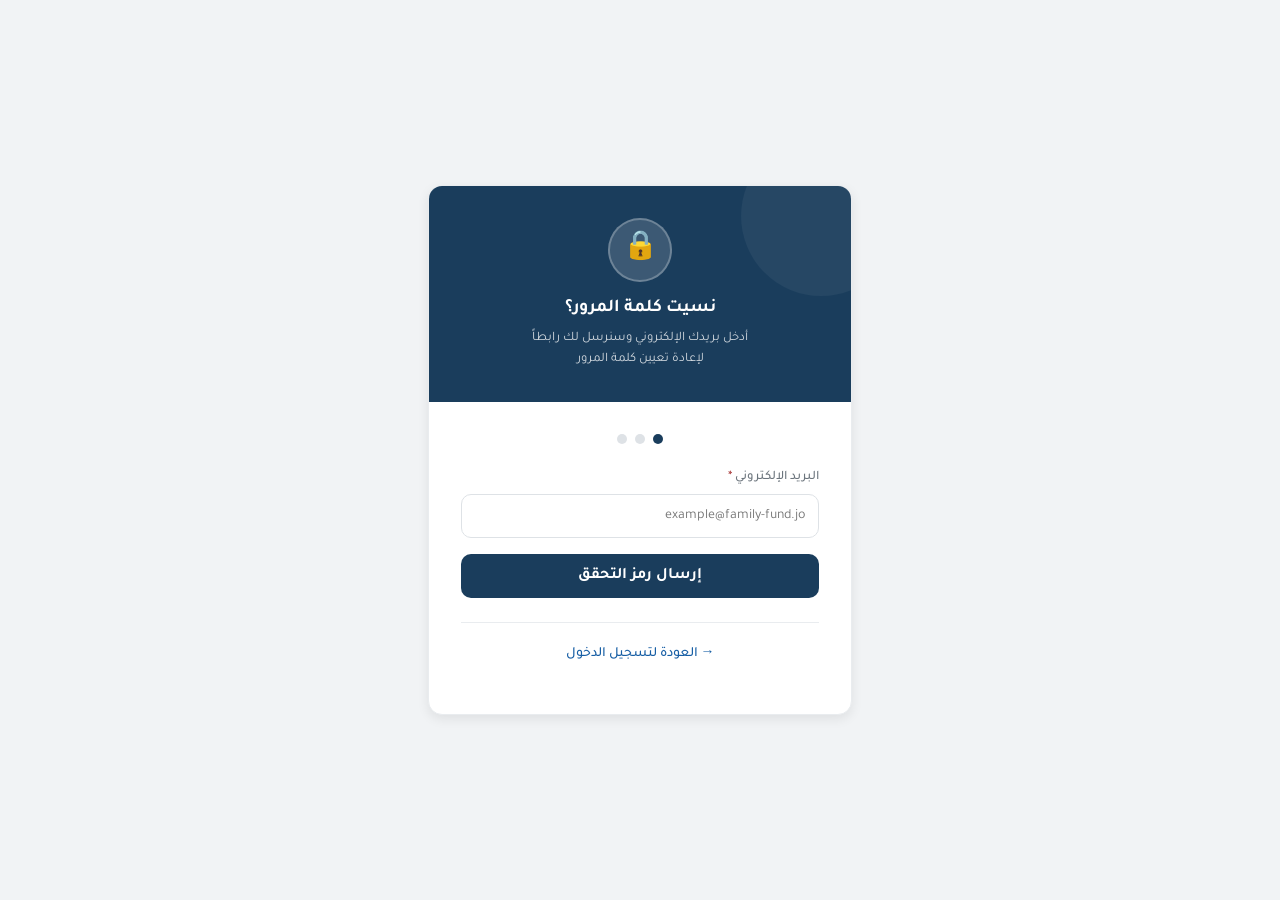
<file: forgot-password.html>
<!DOCTYPE html>
<html lang="ar" dir="rtl">
<head>
  <meta charset="UTF-8">
  <meta name="viewport" content="width=device-width, initial-scale=1.0">
  <title>نسيت كلمة المرور · صندوق التكافل العائلي</title>
  <link rel="stylesheet" href="assets/shared.css">
  <style>
    body{min-height:100vh;display:flex;align-items:center;justify-content:center;background:var(--gray-100);padding:1rem;}
    .reset-wrapper{width:100%;max-width:440px;padding:0.5rem;}
    .reset-card{background:#fff;border:1px solid var(--gray-200);border-radius:var(--radius-lg);box-shadow:var(--shadow-md);overflow:hidden;}
    .reset-header{background:var(--primary);padding:1.5rem 1.25rem;text-align:center;color:#fff;position:relative;overflow:hidden;}
    .reset-header::before{content:'';position:absolute;top:-50px;right:-50px;width:160px;height:160px;border-radius:50%;background:rgba(255,255,255,.05);}
    .reset-header .icon-wrap{width:64px;height:64px;background:rgba(255,255,255,.15);border:2px solid rgba(255,255,255,.25);border-radius:50%;display:flex;align-items:center;justify-content:center;font-size:28px;margin:0 auto 12px;}
    .reset-header h1{font-size:18px;font-weight:700;margin:0 0 6px;}
    .reset-header p{font-size:13px;opacity:.8;margin:0;line-height:1.6;}
    .reset-body{padding:1.5rem 1.25rem;}
    .step-indicator{display:flex;justify-content:center;gap:8px;margin-bottom:1.5rem;}
    .step-dot{width:10px;height:10px;border-radius:50%;background:var(--gray-300);transition:background .2s;}
    .step-dot.active{background:var(--primary);}
    .step-dot.done{background:var(--success);}
    .otp-inputs{display:flex;gap:10px;justify-content:center;direction:ltr;margin:1.5rem 0;}
    .otp-input{width:48px;height:56px;text-align:center;font-size:22px;font-weight:700;border:2px solid var(--gray-300);border-radius:var(--radius-md);font-family:var(--font);outline:none;transition:border-color .15s;min-height:var(--touch-min);}
    .otp-input:focus{border-color:var(--primary);}
    .otp-input.filled{border-color:var(--success);background:var(--success-light);}
    .resend-timer{text-align:center;font-size:13px;color:var(--gray-400);margin-top:12px;}
    .resend-link{color:var(--info);cursor:pointer;font-weight:500;font-size:13px;min-height:var(--touch-min);display:inline-flex;align-items:center;}
    .resend-link.disabled{color:var(--gray-400);cursor:not-allowed;pointer-events:none;}
    .back-link{display:flex;align-items:center;justify-content:center;gap:6px;color:var(--info);text-decoration:none;font-size:14px;font-weight:500;margin-top:1.5rem;padding-top:1.25rem;border-top:1px solid var(--gray-200);min-height:var(--touch-min);}
    .back-link:hover{text-decoration:underline;}
    .success-icon{width:80px;height:80px;border-radius:50%;background:var(--success-light);display:flex;align-items:center;justify-content:center;font-size:40px;margin:0 auto 16px;}
    .hidden{display:none;}
    .btn-reset{width:100%;padding:12px;background:var(--primary);color:#fff;border:none;border-radius:var(--radius-md);font-size:16px;font-weight:700;font-family:var(--font);cursor:pointer;transition:background .15s;min-height:var(--touch-min);}
    .btn-reset:hover{background:var(--primary-hover);}
    .btn-reset:disabled{background:var(--gray-400);cursor:not-allowed;}
    @media(min-width:480px){
      body{padding:1.5rem;}
      .reset-header{padding:2rem;}
      .reset-body{padding:2rem;}
    }
  </style>
</head>
<body>

<div class="reset-wrapper">
  <div class="reset-card">

    <div id="step1">
      <div class="reset-header">
        <div class="icon-wrap">🔒</div>
        <h1>نسيت كلمة المرور؟</h1>
        <p>أدخل بريدك الإلكتروني وسنرسل لك رابطاً<br>لإعادة تعيين كلمة المرور</p>
      </div>
      <div class="reset-body">
        <div class="step-indicator">
          <div class="step-dot active"></div>
          <div class="step-dot"></div>
          <div class="step-dot"></div>
        </div>
        <div class="form-group">
          <label class="form-label">البريد الإلكتروني <span class="req">*</span></label>
          <input type="email" id="resetEmail" class="form-control-custom" placeholder="example@family-fund.jo" autocomplete="email">
        </div>
        <button class="btn-reset" id="sendCodeBtn" onclick="sendCode()">إرسال رمز التحقق</button>
        <a href="login.html" class="back-link">→ العودة لتسجيل الدخول</a>
      </div>
    </div>

    <div id="step2" class="hidden">
      <div class="reset-header">
        <div class="icon-wrap">📧</div>
        <h1>أدخل رمز التحقق</h1>
        <p>تم إرسال رمز من 4 أرقام إلى بريدك الإلكتروني</p>
      </div>
      <div class="reset-body">
        <div class="step-indicator">
          <div class="step-dot done"></div>
          <div class="step-dot active"></div>
          <div class="step-dot"></div>
        </div>
        <div class="otp-inputs">
          <input type="text" class="otp-input" maxlength="1" data-index="0">
          <input type="text" class="otp-input" maxlength="1" data-index="1">
          <input type="text" class="otp-input" maxlength="1" data-index="2">
          <input type="text" class="otp-input" maxlength="1" data-index="3">
        </div>
        <button class="btn-reset" id="verifyCodeBtn" onclick="verifyCode()">تحقق من الرمز</button>
        <div style="text-align:center;margin-top:16px;">
          <span class="resend-link disabled" id="resendLink" onclick="resendCode()">إعادة إرسال الرمز</span>
          <span class="resend-timer" id="timerText">بعد 60 ثانية</span>
        </div>
        <a href="#" class="back-link" onclick="goToStep(1);return false;">→ تغيير البريد الإلكتروني</a>
      </div>
    </div>

    <div id="step3" class="hidden">
      <div class="reset-header">
        <div class="icon-wrap">🔑</div>
        <h1>كلمة مرور جديدة</h1>
        <p>أنشئ كلمة مرور جديدة لحسابك</p>
      </div>
      <div class="reset-body">
        <div class="step-indicator">
          <div class="step-dot done"></div>
          <div class="step-dot done"></div>
          <div class="step-dot active"></div>
        </div>
        <div class="form-group">
          <label class="form-label">كلمة المرور الجديدة <span class="req">*</span></label>
          <input type="password" id="newPassword" class="form-control-custom" placeholder="أدخل كلمة المرور الجديدة">
          <div class="password-req" id="req_len"><span class="icon">○</span> 8 أحرف على الأقل</div>
          <div class="password-req" id="req_upper"><span class="icon">○</span> حرف كبير واحد</div>
          <div class="password-req" id="req_num"><span class="icon">○</span> رقم واحد</div>
        </div>
        <div class="form-group">
          <label class="form-label">تأكيد كلمة المرور <span class="req">*</span></label>
          <input type="password" id="confirmPassword" class="form-control-custom" placeholder="أعد كتابة كلمة المرور">
        </div>
        <button class="btn-reset" onclick="resetPassword()">تغيير كلمة المرور</button>
      </div>
    </div>

    <div id="step4" class="hidden">
      <div class="reset-header">
        <div class="icon-wrap" style="background:rgba(255,255,255,.15);">✅</div>
        <h1>تم بنجاح!</h1>
        <p>تم تغيير كلمة المرور بنجاح</p>
      </div>
      <div class="reset-body" style="text-align:center;">
        <div class="success-icon">✓</div>
        <p style="font-size:15px;color:var(--gray-700);margin:0 0 4px;">تم تحديث كلمة المرور</p>
        <p style="font-size:13px;color:var(--gray-400);margin:0 0 1.5rem;">يمكنك الآن تسجيل الدخول بكلمة المرور الجديدة</p>
        <a href="login.html" class="btn-reset" style="display:inline-block;text-decoration:none;">تسجيل الدخول</a>
      </div>
    </div>

  </div>
</div>

<script src="assets/shared.js"></script>
<script>
let countdown = 60;
let timerInterval = null;

function goToStep(step) {
  ['step1','step2','step3','step4'].forEach((id, i) => {
    document.getElementById(id).classList.toggle('hidden', i + 1 !== step);
  });
}

function sendCode() {
  const email = document.getElementById('resetEmail').value.trim();
  if(!email){ Toast.warning('أدخل البريد الإلكتروني'); return; }
  if(!email.includes('@')){ Toast.warning('البريد الإلكتروني غير صحيح'); return; }
  UI.btnLoading(document.getElementById('sendCodeBtn'), true);
  setTimeout(() => {
    UI.btnLoading(document.getElementById('sendCodeBtn'), false, 'إرسال رمز التحقق');
    goToStep(2);
    startTimer();
    document.querySelector('[data-index="0"]').focus();
    Toast.info('📧 تم إرسال رمز التحقق إلى بريدك الإلكتروني');
  }, 1200);
}

function startTimer() {
  countdown = 60;
  const link = document.getElementById('resendLink');
  const text = document.getElementById('timerText');
  link.classList.add('disabled');
  text.style.display = 'inline';
  clearInterval(timerInterval);
  timerInterval = setInterval(() => {
    countdown--;
    text.textContent = `بعد ${countdown} ثانية`;
    if(countdown <= 0){
      clearInterval(timerInterval);
      link.classList.remove('disabled');
      text.style.display = 'none';
    }
  }, 1000);
}

function resendCode() {
  if(countdown > 0) return;
  startTimer();
  Toast.info('📧 تم إعادة إرسال الرمز');
}

function verifyCode() {
  const inputs = document.querySelectorAll('.otp-input');
  const code = Array.from(inputs).map(i => i.value).join('');
  if(code.length < 4){ Toast.warning('أدخل الرمز كاملاً'); return; }
  UI.btnLoading(document.getElementById('verifyCodeBtn'), true);
  setTimeout(() => {
    UI.btnLoading(document.getElementById('verifyCodeBtn'), false, 'تحقق من الرمز');
    goToStep(3);
    Toast.success('✅ تم التحقق بنجاح');
  }, 1000);
}

function resetPassword() {
  const pw = document.getElementById('newPassword').value;
  const conf = document.getElementById('confirmPassword').value;
  if(!pw){ Toast.warning('أدخل كلمة المرور الجديدة'); return; }
  if(pw.length < 8){ Toast.warning('كلمة المرور قصيرة جداً'); return; }
  if(pw !== conf){ Toast.warning('كلمتا المرور غير متطابقتين'); return; }
  goToStep(4);
  Toast.success('✅ تم تغيير كلمة المرور بنجاح');
}

document.addEventListener('DOMContentLoaded', () => {
  const inputs = document.querySelectorAll('.otp-input');
  inputs.forEach((inp, i) => {
    inp.addEventListener('input', () => {
      inp.value = inp.value.replace(/[^0-9]/g, '');
      if(inp.value && i < inputs.length - 1) inputs[i + 1].focus();
      if(inp.value) inp.classList.add('filled');
      else inp.classList.remove('filled');
    });
    inp.addEventListener('keydown', e => {
      if(e.key === 'Backspace' && !inp.value && i > 0) inputs[i - 1].focus();
    });
  });

  document.getElementById('newPassword').addEventListener('input', function() {
    const pw = this.value;
    const checks = [
      { id:'req_len',   test: pw.length >= 8 },
      { id:'req_upper', test: /[A-Z]/.test(pw) },
      { id:'req_num',   test: /[0-9]/.test(pw) },
    ];
    checks.forEach(c => {
      const el = document.getElementById(c.id);
      if(c.test){ el.style.color='var(--success)'; el.querySelector('.icon').textContent='●'; }
      else      { el.style.color='var(--gray-400)'; el.querySelector('.icon').textContent='○'; }
    });
  });

  document.addEventListener('keydown', e => {
    if(e.key === 'Enter') {
      if(!document.getElementById('step1').classList.contains('hidden')) sendCode();
      else if(!document.getElementById('step2').classList.contains('hidden')) verifyCode();
      else if(!document.getElementById('step3').classList.contains('hidden')) resetPassword();
    }
  });
});
</script>
</body>
</html>
</file>
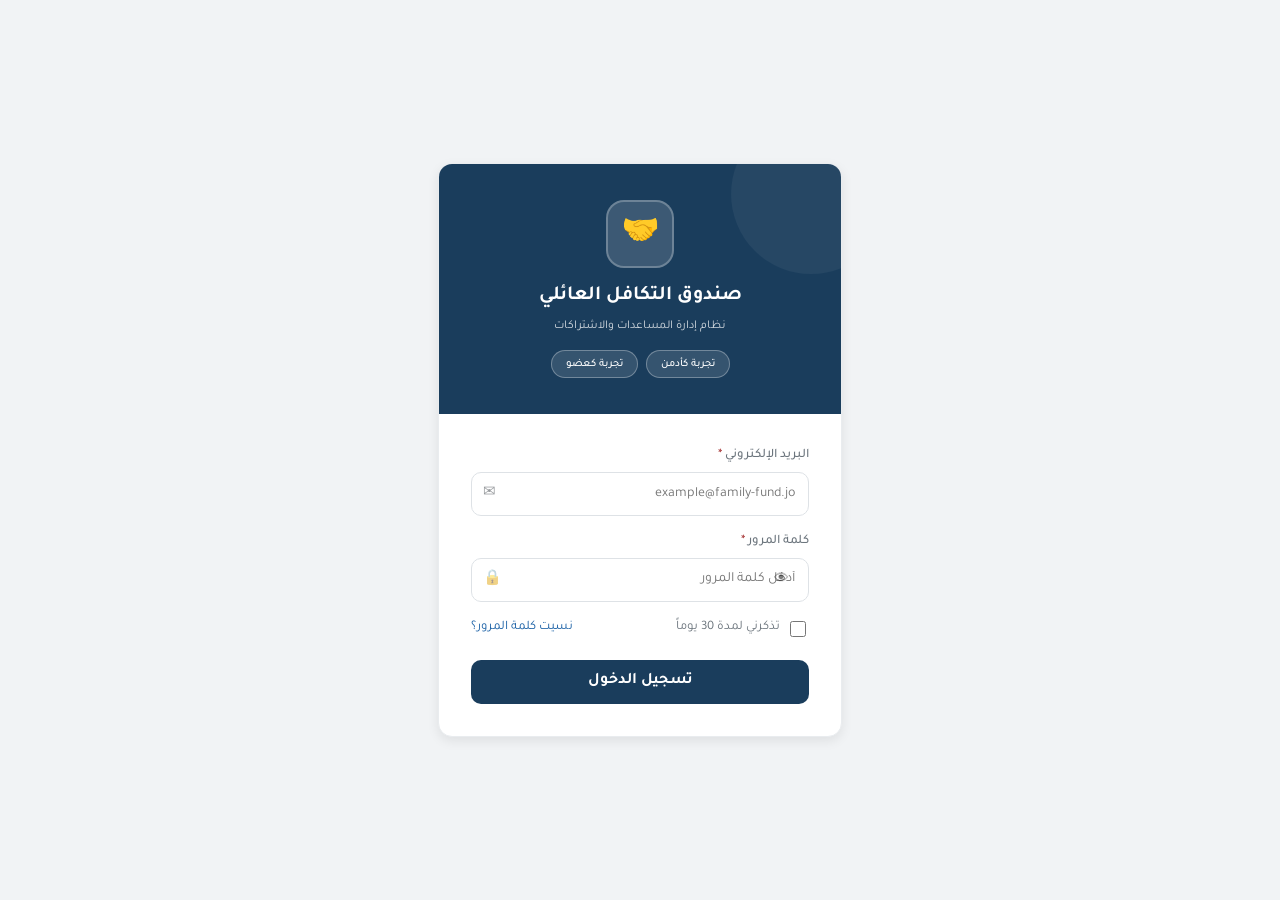
<file: login.html>
<!DOCTYPE html>
<html lang="ar" dir="rtl">
<head>
  <meta charset="UTF-8">
  <meta name="viewport" content="width=device-width, initial-scale=1.0">
  <title>تسجيل الدخول · صندوق التكافل العائلي</title>
  <link rel="stylesheet" href="assets/shared.css">
  <style>
    body{min-height:100vh;display:flex;align-items:center;justify-content:center;background:var(--gray-100);padding:1rem;}
    .login-wrapper{width:100%;max-width:26.25rem;padding:0 0.5rem;}
    .login-card{background:#fff;border:0.0625rem solid var(--gray-200);border-radius:var(--radius-lg);box-shadow:var(--shadow-md);overflow:hidden;}
    .login-header{background:var(--primary);padding:1.75rem 1.5rem;text-align:center;color:#fff;position:relative;overflow:hidden;}
    .login-header::before{content:'';position:absolute;top:-3.125rem;right:-3.125rem;width:10rem;height:10rem;border-radius:50%;background:rgba(255,255,255,.05);}
    .login-header .logo-wrap{width:4.25rem;height:4.25rem;background:rgba(255,255,255,.15);border:0.125rem solid rgba(255,255,255,.25);border-radius:1.125rem;display:flex;align-items:center;justify-content:center;font-size:1.875rem;margin:0 auto 0.75rem;}
    .login-header h1{font-size:1.125rem;font-weight:700;margin:0 0 0.3125rem;}
    .login-header p{font-size:0.75rem;opacity:.8;margin:0;}
    .demo-btns{display:flex;gap:0.5rem;justify-content:center;margin-top:0.875rem;}
    .demo-btn{padding:0.25rem 0.875rem;border-radius:0.875rem;font-size:0.6875rem;font-weight:500;border:0.0625rem solid rgba(255,255,255,.3);background:rgba(255,255,255,.12);color:#fff;cursor:pointer;font-family:var(--font);transition:background .15s;min-height:1.75rem;}
    .demo-btn:hover{background:rgba(255,255,255,.25);}
    .login-body{padding:1.5rem;}
    .field-wrap{position:relative;}
    .field-icon{position:absolute;left:0.75rem;top:50%;transform:translateY(-50%);font-size:0.9375rem;pointer-events:none;opacity:.5;}
    .toggle-pass{position:absolute;right:0.75rem;top:50%;transform:translateY(-50%);font-size:0.9375rem;cursor:pointer;opacity:.5;transition:opacity .15s;background:none;border:none;padding:0.5rem;}
    .toggle-pass:hover{opacity:1;}
    .remember-row{display:flex;align-items:center;justify-content:space-between;margin-bottom:1.25rem;font-size:0.8125rem;flex-wrap:wrap;gap:0.5rem;}
    .remember-row label{display:flex;align-items:center;gap:0.375rem;cursor:pointer;color:var(--gray-600);}
    .remember-row input[type=checkbox]{accent-color:var(--primary);width:1rem;height:1rem;}
    .forgot-link{color:var(--info);text-decoration:none;font-size:0.8125rem;}
    .forgot-link:hover{text-decoration:underline;}
    .btn-login{width:100%;padding:0.75rem;background:var(--primary);color:#fff;border:none;border-radius:var(--radius-md);font-size:1rem;font-weight:700;font-family:var(--font);cursor:pointer;transition:background .15s,transform .1s;min-height:var(--touch-min);}
    .btn-login:hover{background:var(--primary-hover);}
    .btn-login:active{transform:scale(.98);}
    .btn-login:disabled{background:var(--gray-400);cursor:not-allowed;}
    .error-alert{background:var(--danger-light);border:0.0625rem solid var(--danger-border);border-radius:var(--radius-md);color:var(--danger-dark);padding:0.6875rem 0.875rem;font-size:0.8125rem;margin-bottom:1rem;display:none;align-items:center;gap:0.5rem;}
    .error-alert.show{display:flex;}
    @media(min-width:48rem){.login-header{padding:2.25rem 2rem;}.login-body{padding:2rem;}.login-header h1{font-size:1.25rem;}}
  </style>
</head>
<body>
<div class="login-wrapper">
  <div class="login-card">
    <div class="login-header">
      <div class="logo-wrap">🤝</div>
      <h1>صندوق التكافل العائلي</h1>
      <p>نظام إدارة المساعدات والاشتراكات</p>
      <div class="demo-btns">
        <button class="demo-btn" onclick="fillDemo('admin')">تجربة كأدمن</button>
        <button class="demo-btn" onclick="fillDemo('member')">تجربة كعضو</button>
      </div>
    </div>
    <div class="login-body">
      <div class="error-alert" id="errorAlert"><span>✗</span><span id="errorMsg">البريد أو كلمة المرور غير صحيحة</span></div>
      <div class="form-group"><label class="form-label" for="emailInput">البريد الإلكتروني <span class="req">*</span></label><div class="field-wrap"><span class="field-icon">✉</span><input type="email" id="emailInput" class="form-control-custom" placeholder="example@family-fund.jo" autocomplete="email"></div></div>
      <div class="form-group"><label class="form-label" for="passInput">كلمة المرور <span class="req">*</span></label><div class="field-wrap"><span class="field-icon">🔒</span><input type="password" id="passInput" class="form-control-custom" placeholder="أدخل كلمة المرور" autocomplete="current-password"><button class="toggle-pass" type="button" onclick="togglePassword()" id="toggleBtn" aria-label="إظهار كلمة المرور">👁</button></div></div>
      <div class="remember-row"><label><input type="checkbox" id="rememberMe"> تذكرني لمدة 30 يوماً</label><a href="forgot-password.html" class="forgot-link">نسيت كلمة المرور؟</a></div>
      <button class="btn-login" id="loginBtn" onclick="doLogin()">تسجيل الدخول</button>
    </div>
  </div>
</div>
<script src="assets/shared.js"></script>
<script>
if(Auth.isLoggedIn()){window.location.href=Auth.isAdmin()?'admin-dashboard.html':'member-dashboard.html';}
function fillDemo(r){document.getElementById('errorAlert').classList.remove('show');if(r==='admin'){document.getElementById('emailInput').value='admin@family-fund.jo';document.getElementById('passInput').value='Admin@2024!';}else{document.getElementById('emailInput').value='ahmed@family-fund.jo';document.getElementById('passInput').value='Member@2024!';}}
function togglePassword(){const i=document.getElementById('passInput'),b=document.getElementById('toggleBtn');if(i.type==='password'){i.type='text';b.textContent='🙈';}else{i.type='password';b.textContent='👁';}}
async function doLogin(){const email=document.getElementById('emailInput').value.trim(),password=document.getElementById('passInput').value,btn=document.getElementById('loginBtn'),err=document.getElementById('errorAlert'),errMsg=document.getElementById('errorMsg');err.classList.remove('show');if(!email){errMsg.textContent='يرجى إدخال البريد';err.classList.add('show');return;}if(!password){errMsg.textContent='يرجى إدخال كلمة المرور';err.classList.add('show');return;}UI.btnLoading(btn,true);try{await new Promise(r=>setTimeout(r,900));if(email.includes('admin')){Auth.save('demo-jwt-admin-token',{id:1,fullName:'عبدالله المدير',email,role:'Admin',familyId:'FAM-001'});window.location.href='admin-dashboard.html';}else{Auth.save('demo-jwt-member-token',{id:4,fullName:'أحمد محمد',email,role:'Member',familyId:'FAM-001'});window.location.href='member-dashboard.html';}}catch(e){errMsg.textContent=e.message||'حدث خطأ';err.classList.add('show');UI.btnLoading(btn,false,'تسجيل الدخول');}}
document.addEventListener('keydown',e=>{if(e.key==='Enter')doLogin();});
</script>
</body>
</html>
</file>
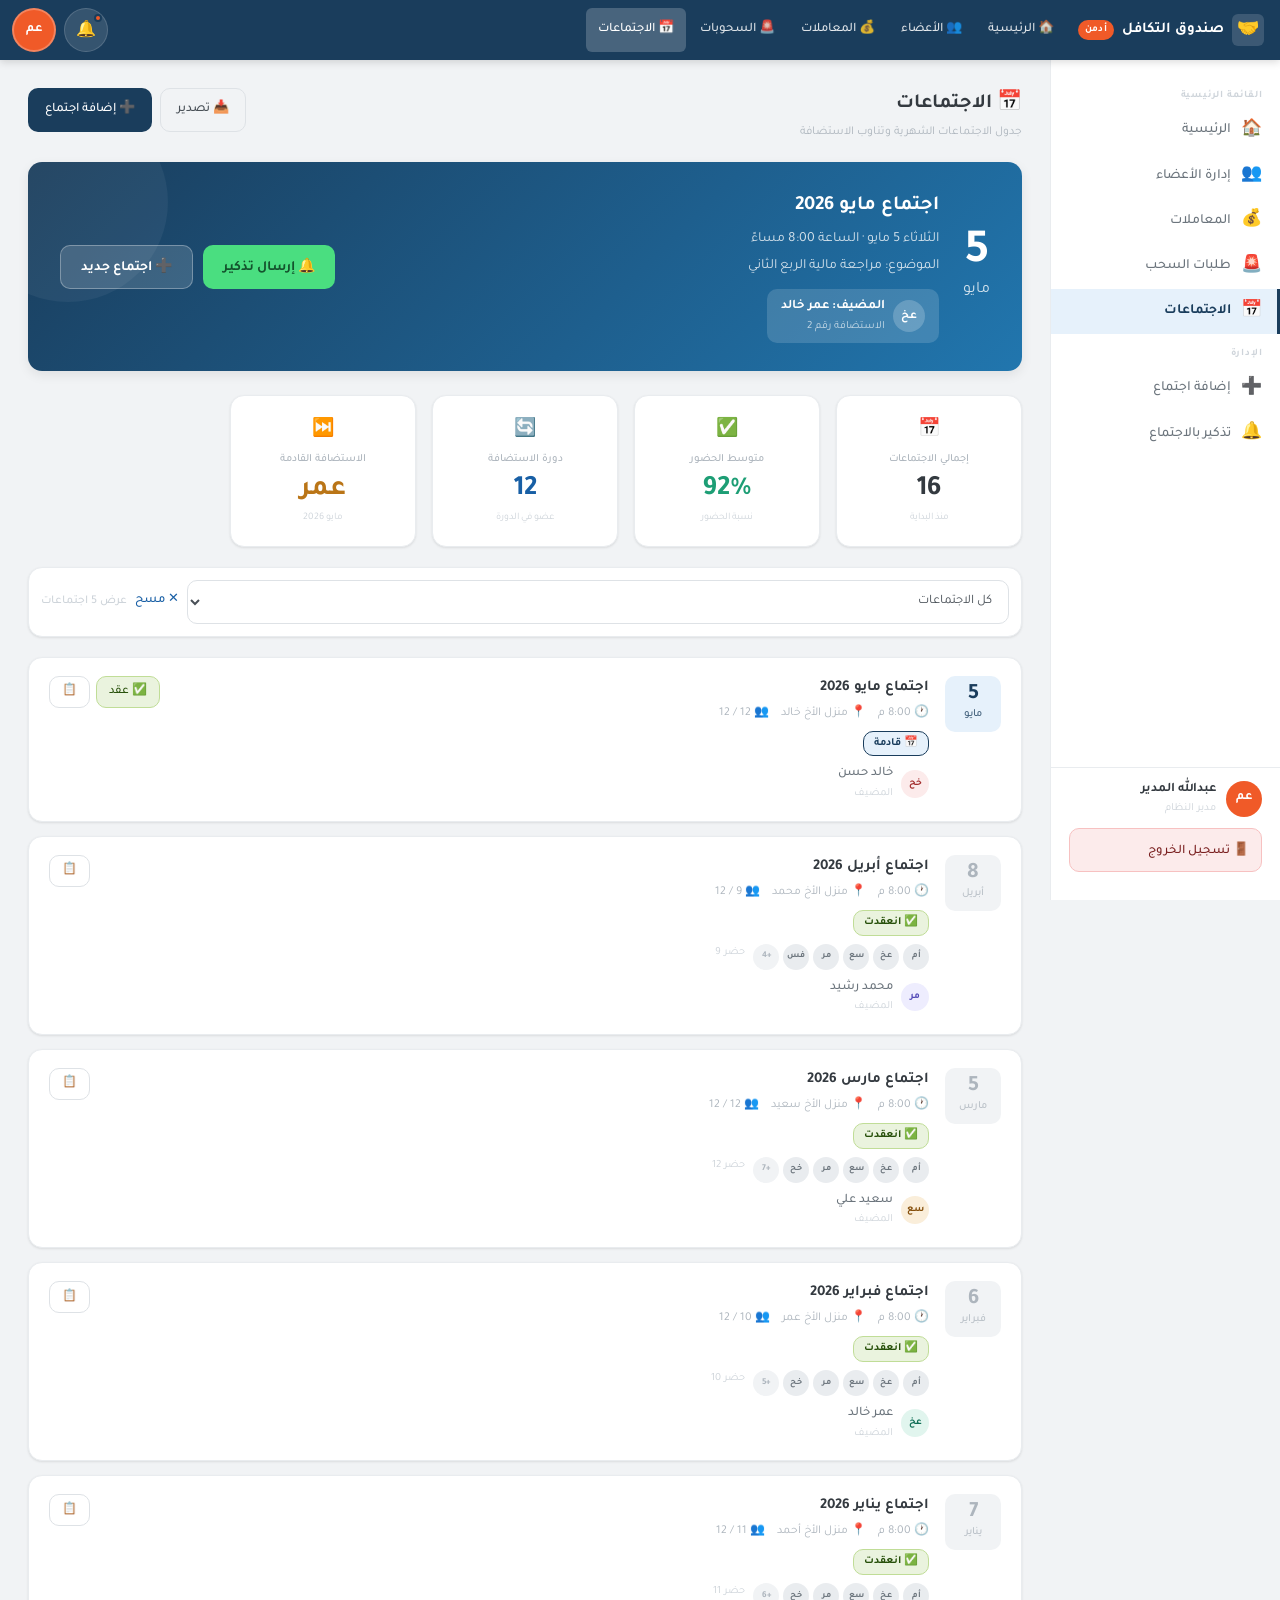
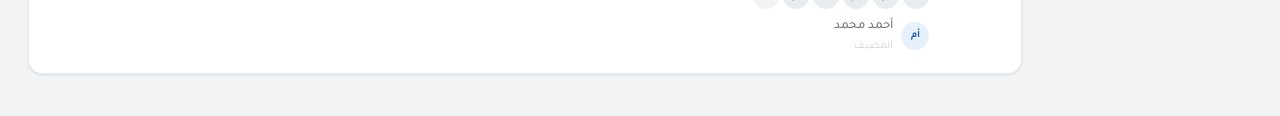
<file: meetings.html>
<!DOCTYPE html>
<html lang="ar" dir="rtl">
<head>
  <meta charset="UTF-8">
  <meta name="viewport" content="width=device-width, initial-scale=1.0">
  <title>الاجتماعات · صندوق التكافل العائلي</title>
  <link rel="stylesheet" href="assets/shared.css">
  <style>
    .upcoming-banner{background:linear-gradient(135deg,var(--primary) 0%,#1e5f8e 60%,#2176ae 100%);border-radius:var(--radius-lg);padding:1.75rem 2rem;color:#fff;display:flex;align-items:center;justify-content:space-between;flex-wrap:wrap;gap:1.5rem;margin-bottom:1.5rem;box-shadow:var(--shadow-md);position:relative;overflow:hidden;}
    .upcoming-banner::before{content:'';position:absolute;top:-60px;left:-60px;width:200px;height:200px;border-radius:50%;background:rgba(255,255,255,.05);}
    .ub-date{text-align:center;}
    .ub-date .day{font-size:48px;font-weight:700;line-height:1;}
    .ub-date .month{font-size:16px;opacity:.8;}
    .ub-info{flex:1;min-width:0;}
    .ub-info h2{font-size:20px;font-weight:700;margin:0 0 6px;}
    .ub-info p{font-size:14px;opacity:.8;margin:0 0 4px;}
    .ub-host{display:inline-flex;align-items:center;gap:8px;background:rgba(255,255,255,.15);border-radius:var(--radius-md);padding:8px 14px;margin-top:8px;}
    .ub-host .h-avatar{width:32px;height:32px;border-radius:50%;background:rgba(255,255,255,.2);display:flex;align-items:center;justify-content:center;font-size:12px;font-weight:700;}
    .ub-actions{display:flex;gap:10px;flex-wrap:wrap;}
    .ub-btn{padding:10px 20px;border-radius:var(--radius-md);font-size:14px;font-weight:600;font-family:var(--font);cursor:pointer;border:none;display:flex;align-items:center;gap:6px;justify-content:center;min-height:var(--touch-min);}
    .ub-btn-green{background:#4ade80;color:#14532d;}
    .ub-btn-green:hover{background:#22c55e;}
    .ub-btn-white{background:rgba(255,255,255,.15);color:#fff;border:1px solid rgba(255,255,255,.3);}
    .ub-btn-white:hover{background:rgba(255,255,255,.25);}

    .meeting-card{background:#fff;border:1px solid var(--gray-200);border-radius:var(--radius-lg);padding:18px 20px;margin-bottom:14px;box-shadow:var(--shadow-sm);transition:box-shadow .15s;display:flex;gap:16px;align-items:flex-start;}
    .meeting-card:hover{box-shadow:var(--shadow-md);}
    .mc-date{width:56px;height:56px;border-radius:var(--radius-md);display:flex;flex-direction:column;align-items:center;justify-content:center;flex-shrink:0;}
    .mc-date .d{font-size:22px;font-weight:700;line-height:1;}
    .mc-date .m{font-size:11px;font-weight:500;opacity:.8;}
    .mc-date-future{background:var(--primary-light);color:var(--primary);}
    .mc-date-past{background:var(--gray-100);color:var(--gray-500);}
    .mc-content{flex:1;min-width:0;}
    .mc-title{font-size:15px;font-weight:700;color:var(--gray-800);margin-bottom:4px;}
    .mc-meta{font-size:12px;color:var(--gray-500);display:flex;flex-wrap:wrap;gap:12px;margin-bottom:8px;}
    .mc-meta span{display:flex;align-items:center;gap:4px;}
    .mc-status{display:inline-flex;align-items:center;gap:4px;padding:3px 10px;border-radius:10px;font-size:11px;font-weight:600;}
    .mc-status-upcoming{background:var(--primary-light);color:var(--primary);border:1px solid var(--primary);}
    .mc-status-done{background:var(--success-light);color:var(--success-dark);border:1px solid var(--success-border);}
    .mc-status-cancelled{background:var(--danger-light);color:var(--danger-dark);border:1px solid var(--danger-border);}
    .mc-host{display:flex;align-items:center;gap:8px;margin-top:8px;}
    .mc-host .h-avatar{width:28px;height:28px;border-radius:50%;display:flex;align-items:center;justify-content:center;font-size:10px;font-weight:700;}
    .mc-host .h-name{font-size:13px;font-weight:500;color:var(--gray-600);}
    .mc-host .h-label{font-size:11px;color:var(--gray-400);}
    .mc-actions{display:flex;gap:6px;flex-shrink:0;flex-wrap:wrap;}

    .host-rotation{background:#fff;border:1px solid var(--gray-200);border-radius:var(--radius-lg);padding:18px;margin-bottom:1.5rem;box-shadow:var(--shadow-sm);}
    .host-rotation h3{font-size:14px;font-weight:700;color:var(--gray-700);margin:0 0 12px;}
    .host-list{display:flex;flex-direction:column;gap:6px;}
    .host-item{display:flex;align-items:center;gap:10px;padding:8px 12px;border-radius:var(--radius-sm);font-size:13px;}
    .host-item-next{background:var(--primary-light);border:1px solid var(--primary);}
    .host-item-past{background:var(--gray-50);border:1px solid var(--gray-200);}
    .host-item-future{border:1px solid var(--gray-100);}
    .host-item .h-order{width:24px;height:24px;border-radius:50%;display:flex;align-items:center;justify-content:center;font-size:11px;font-weight:700;flex-shrink:0;}
    .host-item-next .h-order{background:var(--primary);color:#fff;}
    .host-item-past .h-order{background:var(--gray-300);color:var(--gray-600);}
    .host-item-future .h-order{background:var(--gray-100);color:var(--gray-400);}

    .attendance-mini{display:flex;gap:4px;margin-top:8px;flex-wrap:wrap;}
    .att-avatar{width:26px;height:26px;border-radius:50%;display:flex;align-items:center;justify-content:center;font-size:9px;font-weight:700;}
    .att-more{width:26px;height:26px;border-radius:50%;background:var(--gray-100);color:var(--gray-500);display:flex;align-items:center;justify-content:center;font-size:9px;font-weight:700;}

    @media(max-width:640px){
      .upcoming-banner{padding:1.25rem;}
      .ub-date .day{font-size:36px;}
      .ub-info h2{font-size:16px;}
    }
  </style>
</head>
<body>

<nav class="app-navbar">
  <button class="nav-toggle" onclick="MobileNav.toggleSidebar()" aria-label="القائمة">☰</button>
  <a href="admin-dashboard.html" class="navbar-brand">
    <div class="brand-icon">🤝</div>
    <span>صندوق التكافل</span>
    <span class="role-badge role-admin">أدمن</span>
  </a>
  <div class="nav-links">
    <a href="admin-dashboard.html" class="nav-link">🏠 الرئيسية</a>
    <a href="members.html"         class="nav-link">👥 الأعضاء</a>
    <a href="transactions.html"    class="nav-link">💰 المعاملات</a>
    <a href="withdrawals.html"     class="nav-link">🚨 السحوبات</a>
    <a href="meetings.html"        class="nav-link active">📅 الاجتماعات</a>
  </div>
  <div class="navbar-right">
    <button class="notif-btn">🔔<span class="notif-dot"></span></button>
    <div class="user-avatar">عم</div>
  </div>
</nav>

<div class="sidebar-overlay"></div>
<div class="app-layout">
  <aside class="sidebar">
    <div class="sidebar-header">
      <span class="brand">🤝 صندوق التكافل</span>
      <button class="sidebar-close" onclick="MobileNav.closeSidebar()">✕</button>
    </div>
    <div class="sidebar-section-title">القائمة الرئيسية</div>
    <a href="admin-dashboard.html" class="sidebar-link"><span class="s-icon">🏠</span> الرئيسية</a>
    <a href="members.html"         class="sidebar-link"><span class="s-icon">👥</span> إدارة الأعضاء</a>
    <a href="transactions.html"    class="sidebar-link"><span class="s-icon">💰</span> المعاملات</a>
    <a href="withdrawals.html"     class="sidebar-link"><span class="s-icon">🚨</span> طلبات السحب</a>
    <a href="meetings.html"        class="sidebar-link active"><span class="s-icon">📅</span> الاجتماعات</a>
    <div class="sidebar-section-title">الإدارة</div>
    <a href="#" class="sidebar-link" onclick="showModal('newMeetingModal');return false;"><span class="s-icon">➕</span> إضافة اجتماع</a>
    <a href="#" class="sidebar-link" onclick="sendMeetingReminders()"><span class="s-icon">🔔</span> تذكير بالاجتماع</a>
    <div class="sidebar-footer">
      <div class="sidebar-user">
        <div class="u-avatar">عم</div>
        <div><div class="u-name">عبدالله المدير</div><div class="u-role">مدير النظام</div></div>
      </div>
      <button class="btn-logout" onclick="Auth.logout()">🚪 تسجيل الخروج</button>
    </div>
  </aside>

  <main class="main-content">
    <div class="topbar">
      <div class="topbar-left">
        <h1>📅 الاجتماعات</h1>
        <p>جدول الاجتماعات الشهرية وتناوب الاستضافة</p>
      </div>
      <div class="topbar-right">
        <button class="btn-outline-custom" onclick="exportMeetings()">📥 تصدير</button>
        <button class="btn-primary-custom" onclick="showModal('newMeetingModal')">➕ إضافة اجتماع</button>
      </div>
    </div>

    <div class="upcoming-banner">
      <div class="ub-date">
        <div class="day">5</div>
        <div class="month">مايو</div>
      </div>
      <div class="ub-info">
        <h2>اجتماع مايو 2026</h2>
        <p>الثلاثاء 5 مايو · الساعة 8:00 مساءً</p>
        <p>الموضوع: مراجعة مالية الربع الثاني</p>
        <div class="ub-host">
          <div class="h-avatar">عخ</div>
          <div>
            <div style="font-size:13px;font-weight:600;">المضيف: عمر خالد</div>
            <div style="font-size:11px;opacity:.7;">الاستضافة رقم 2</div>
          </div>
        </div>
      </div>
      <div class="ub-actions">
        <button class="ub-btn ub-btn-green" onclick="sendMeetingReminders()">🔔 إرسال تذكير</button>
        <button class="ub-btn ub-btn-white" onclick="showModal('newMeetingModal')">➕ اجتماع جديد</button>
      </div>
    </div>

    <div class="stats-row">
      <div class="stat-card">
        <span class="stat-icon">📅</span>
        <div class="stat-label">إجمالي الاجتماعات</div>
        <div class="stat-value" style="color:var(--gray-800);" id="statTotal">16</div>
        <div class="stat-sub">منذ البداية</div>
      </div>
      <div class="stat-card">
        <span class="stat-icon">✅</span>
        <div class="stat-label">متوسط الحضور</div>
        <div class="stat-value" style="color:var(--success);" id="statAttendance">92%</div>
        <div class="stat-sub">نسبة الحضور</div>
      </div>
      <div class="stat-card">
        <span class="stat-icon">🔄</span>
        <div class="stat-label">دورة الاستضافة</div>
        <div class="stat-value" style="color:var(--info);" id="statCycle">12</div>
        <div class="stat-sub">عضو في الدورة</div>
      </div>
      <div class="stat-card">
        <span class="stat-icon">⏭️</span>
        <div class="stat-label">الاستضافة القادمة</div>
        <div class="stat-value" style="color:var(--warning);" id="statNextHost">عمر</div>
        <div class="stat-sub">مايو 2026</div>
      </div>
    </div>

    <div class="filter-bar">
      <select id="filterStatus" onchange="applyFilters()">
        <option value="all">كل الاجتماعات</option>
        <option value="upcoming">القادمة</option>
        <option value="completed">المنعقدة</option>
        <option value="cancelled">الملغاة</option>
      </select>
      <span class="filter-clear" onclick="clearFilters()">✕ مسح</span>
      <span class="filter-result" id="filterResult">عرض 5 اجتماعات</span>
    </div>

    <div id="meetingsList"></div>
    <div class="empty-state" id="emptyState" style="display:none;">
      <span class="es-icon">📅</span>
      <p>لا توجد اجتماعات تطابق الفلتر</p>
    </div>
  </main>
</div>

<div class="modal-overlay" id="newMeetingModal" onclick="closeModalOutside(event,'newMeetingModal')">
  <div class="modal-box">
    <div class="modal-header">
      <h3>➕ إضافة اجتماع جديد</h3>
      <button class="modal-close" onclick="hideModal('newMeetingModal')">✕</button>
    </div>
    <div class="modal-body">
      <div class="form-group">
        <label class="form-label">عنوان الاجتماع <span class="req">*</span></label>
        <input type="text" id="mt_title" class="form-control-custom" placeholder="مثال: اجتماع مايو 2026">
      </div>
      <div class="form-row" style="display:grid;grid-template-columns:1fr 1fr;gap:12px;">
        <div class="form-group">
          <label class="form-label">التاريخ <span class="req">*</span></label>
          <input type="date" id="mt_date" class="form-control-custom">
        </div>
        <div class="form-group">
          <label class="form-label">الوقت <span class="req">*</span></label>
          <input type="time" id="mt_time" class="form-control-custom" value="20:00">
        </div>
      </div>
      <div class="form-group">
        <label class="form-label">المضيف <span class="req">*</span></label>
        <select id="mt_host" class="form-control-custom">
          <option value="">— اختر المضيف —</option>
          <option>أحمد محمد</option><option>عمر خالد</option><option>سعيد علي</option>
          <option>محمد رشيد</option><option>خالد حسن</option><option>فيصل سالم</option>
          <option>عصام الكيلاني</option><option>راشد الزيود</option><option>ياسر المجالي</option>
          <option>نادر العبابسة</option><option>بلال الشرمان</option><option>وسيم الحوامدة</option>
        </select>
      </div>
      <div class="form-group">
        <label class="form-label">المكان</label>
        <input type="text" id="mt_location" class="form-control-custom" placeholder="اختياري...">
      </div>
      <div class="form-group">
        <label class="form-label">جدول الأعمال</label>
        <textarea id="mt_agenda" class="form-control-custom" rows="3" placeholder="نقاط النقاش..."></textarea>
      </div>
    </div>
    <div class="modal-footer">
      <button class="btn-outline-custom" onclick="hideModal('newMeetingModal')">إلغاء</button>
      <button class="btn-primary-custom" onclick="saveMeeting()">✓ حفظ الاجتماع</button>
    </div>
  </div>
</div>

<div class="modal-overlay" id="detailModal" onclick="closeModalOutside(event,'detailModal')">
  <div class="modal-box" style="max-width:520px;">
    <div class="modal-header" id="detailModalHeader"></div>
    <div class="modal-body" id="detailModalBody"></div>
    <div class="modal-footer" id="detailModalFooter"></div>
  </div>
</div>

<script src="assets/shared.js"></script>
<script>
const HOST_ROTATION = [
  { order:1,  name:'أحمد محمد',    initials:'أم', color:'#E6F1FB', tc:'#185FA5', month:'يناير 2026',  status:'done',    attendance:11 },
  { order:2,  name:'عمر خالد',     initials:'عخ', color:'#E1F5EE', tc:'#0F6E56', month:'فبراير 2026',  status:'done',    attendance:10 },
  { order:3,  name:'سعيد علي',     initials:'سع', color:'#FAEEDA', tc:'#854F0B', month:'مارس 2026',    status:'done',    attendance:12 },
  { order:4,  name:'محمد رشيد',    initials:'مر', color:'#EEEDFE', tc:'#534AB7', month:'أبريل 2026',   status:'done',    attendance:9  },
  { order:5,  name:'خالد حسن',     initials:'خح', color:'#FCEBEB', tc:'#A32D2D', month:'مايو 2026',    status:'upcoming', attendance:null },
  { order:6,  name:'فيصل سالم',    initials:'فس', color:'#E1F5EE', tc:'#085041', month:'يونيو 2026',   status:'future',  attendance:null },
  { order:7,  name:'عصام الكيلاني',initials:'عك', color:'#FFF3CD', tc:'#856404', month:'يوليو 2026',   status:'future',  attendance:null },
  { order:8,  name:'راشد الزيود',  initials:'رز', color:'#D1ECF1', tc:'#0C5460', month:'أغسطس 2026',   status:'future',  attendance:null },
];

const MEETINGS = [
  { id:1, title:'اجتماع مايو 2026', date:'2026-05-05', dateLabel:'5 مايو 2026', time:'8:00 م', host:'خالد حسن', hostInitials:'خح', hostColor:'#FCEBEB', hostTc:'#A32D2D', location:'منزل الأخ خالد', status:'upcoming', agenda:'مراجعة مالية - طلبات سحب - استضافة الشهر القادم', attendance:12, attendees:null },
  { id:2, title:'اجتماع أبريل 2026', date:'2026-04-08', dateLabel:'8 أبريل 2026', time:'8:00 م', host:'محمد رشيد', hostInitials:'مر', hostColor:'#EEEDFE', hostTc:'#534AB7', location:'منزل الأخ محمد', status:'completed', agenda:'اعتماد ميزانية Q2 - مراجعة السحوبات', attendance:9, attendees:['أم','عخ','سع','مر','فس','عك','رز','بش','وح'] },
  { id:3, title:'اجتماع مارس 2026', date:'2026-03-05', dateLabel:'5 مارس 2026', time:'8:00 م', host:'سعيد علي', hostInitials:'سع', hostColor:'#FAEEDA', hostTc:'#854F0B', location:'منزل الأخ سعيد', status:'completed', agenda:'تقرير شهري - مناقشة زيادة الاشتراك', attendance:12, attendees:['أم','عخ','سع','مر','خح','فس','عك','رز','يم','نع','بش','وح'] },
  { id:4, title:'اجتماع فبراير 2026', date:'2026-02-06', dateLabel:'6 فبراير 2026', time:'8:00 م', host:'عمر خالد', hostInitials:'عخ', hostColor:'#E1F5EE', hostTc:'#0F6E56', location:'منزل الأخ عمر', status:'completed', agenda:'مساعدة وفاة - مراجعة النظام', attendance:10, attendees:['أم','عخ','سع','مر','خح','فس','عك','نع','بش','وح'] },
  { id:5, title:'اجتماع يناير 2026', date:'2026-01-07', dateLabel:'7 يناير 2026', time:'8:00 م', host:'أحمد محمد', hostInitials:'أم', hostColor:'#E6F1FB', hostTc:'#185FA5', location:'منزل الأخ أحمد', status:'completed', agenda:'افتتاح السنة - خطة العمل', attendance:11, attendees:['أم','عخ','سع','مر','خح','عك','رز','يم','نع','بش','وح'] },
];

let filtered = [...MEETINGS];

function statusBadge(status) {
  const map = { upcoming:'mc-status-upcoming', completed:'mc-status-done', cancelled:'mc-status-cancelled' };
  const labels = { upcoming:'📅 قادمة', completed:'✅ انعقدت', cancelled:'❌ ملغاة' };
  return `<span class="mc-status ${map[status]}">${labels[status]}</span>`;
}

function renderMeetings(list) {
  const container = document.getElementById('meetingsList');
  if(!list.length){ container.innerHTML=''; document.getElementById('emptyState').style.display='block'; return; }
  document.getElementById('emptyState').style.display='none';
  container.innerHTML = list.map(m => {
    const dateObj = new Date(m.date);
    const day = dateObj.getDate();
    const months = ['يناير','فبراير','مارس','أبريل','مايو','يونيو','يوليو','أغسطس','سبتمبر','أكتوبر','نوفمبر','ديسمبر'];
    const month = months[dateObj.getMonth()];
    const dateCls = m.status==='upcoming' ? 'mc-date-future' : 'mc-date-past';
    const attHTML = m.attendees ? `
      <div class="attendance-mini">
        ${m.attendees.slice(0,5).map(a=>`<div class="att-avatar" style="background:var(--gray-200);color:var(--gray-600);">${a}</div>`).join('')}
        ${m.attendees.length>5?`<div class="att-more">+${m.attendees.length-5}</div>`:''}
        <span style="font-size:11px;color:var(--gray-400);margin-right:4px;">حضر ${m.attendance}</span>
      </div>` : '';
    return `
    <div class="meeting-card" onclick="viewDetail(${m.id})" style="cursor:pointer;">
      <div class="mc-date ${dateCls}">
        <div class="d">${day}</div>
        <div class="m">${month}</div>
      </div>
      <div class="mc-content">
        <div class="mc-title">${m.title}</div>
        <div class="mc-meta">
          <span>🕐 ${m.time}</span>
          ${m.location?`<span>📍 ${m.location}</span>`:''}
          <span>👥 ${m.attendance} / 12</span>
        </div>
        ${statusBadge(m.status)}
        ${attHTML}
        <div class="mc-host">
          <div class="h-avatar" style="background:${m.hostColor};color:${m.hostTc};">${m.hostInitials}</div>
          <div><div class="h-name">${m.host}</div><div class="h-label">المضيف</div></div>
        </div>
      </div>
      <div class="mc-actions">
        ${m.status==='upcoming'?`<button class="btn-success-custom btn-sm-custom" onclick="event.stopPropagation();markComplete(${m.id})">✅ عقد</button>`:''}
        <button class="btn-outline-custom btn-sm-custom" onclick="event.stopPropagation();viewDetail(${m.id})">📋</button>
      </div>
    </div>`;
  }).join('');
  document.getElementById('filterResult').textContent = `عرض ${list.length} اجتماعات`;
}

function applyFilters() {
  const status = document.getElementById('filterStatus').value;
  filtered = MEETINGS.filter(m => {
    if(status!=='all' && m.status!==status) return false;
    return true;
  });
  renderMeetings(filtered);
}

function clearFilters() {
  document.getElementById('filterStatus').value='all';
  applyFilters();
}

function viewDetail(id) {
  const m = MEETINGS.find(x=>x.id===id);
  if(!m) return;
  document.getElementById('detailModalHeader').innerHTML = `
    <h3>📋 ${m.title}</h3>
    <button class="modal-close" onclick="hideModal('detailModal')">✕</button>`;
  document.getElementById('detailModalBody').innerHTML = `
    <div style="display:grid;grid-template-columns:1fr 1fr;gap:12px;margin-bottom:16px;">
      <div style="background:var(--gray-50);border-radius:var(--radius-md);padding:10px 12px;"><div style="font-size:11px;color:var(--gray-400);font-weight:600;">التاريخ</div><div style="font-size:14px;font-weight:600;">${m.dateLabel}</div></div>
      <div style="background:var(--gray-50);border-radius:var(--radius-md);padding:10px 12px;"><div style="font-size:11px;color:var(--gray-400);font-weight:600;">الوقت</div><div style="font-size:14px;font-weight:600;">${m.time}</div></div>
      <div style="background:var(--gray-50);border-radius:var(--radius-md);padding:10px 12px;"><div style="font-size:11px;color:var(--gray-400);font-weight:600;">المضيف</div><div style="font-size:14px;font-weight:600;">${m.host}</div></div>
      <div style="background:var(--gray-50);border-radius:var(--radius-md);padding:10px 12px;"><div style="font-size:11px;color:var(--gray-400);font-weight:600;">الحضور</div><div style="font-size:14px;font-weight:600;">${m.attendance} / 12</div></div>
    </div>
    ${m.location?`<div style="margin-bottom:12px;"><div style="font-size:12px;font-weight:600;color:var(--gray-500);margin-bottom:4px;">المكان:</div><div style="font-size:14px;">${m.location}</div></div>`:''}
    ${m.agenda?`<div style="margin-bottom:12px;"><div style="font-size:12px;font-weight:600;color:var(--gray-500);margin-bottom:4px;">جدول الأعمال:</div><div style="background:var(--gray-50);border:1px solid var(--gray-200);border-radius:var(--radius-md);padding:12px;font-size:14px;color:var(--gray-600);line-height:1.6;">${m.agenda}</div></div>`:''}
    ${m.attendees?`<div><div style="font-size:12px;font-weight:600;color:var(--gray-500);margin-bottom:8px;">الحاضرون (${m.attendance}):</div>
      <div class="attendance-mini">${m.attendees.map(a=>`<div class="att-avatar" style="background:var(--success-light);color:var(--success-dark);border:1px solid var(--success-border);">${a}</div>`).join('')}</div>
    </div>`:''}`;
  document.getElementById('detailModalFooter').innerHTML = `
    ${m.status==='upcoming'?`<button class="btn-success-custom" onclick="markComplete(${m.id});hideModal('detailModal');">✅ تأكيد الانعقاد</button>`:''}
    <button class="btn-outline-custom" onclick="hideModal('detailModal')">إغلاق</button>`;
  showModal('detailModal');
}

function markComplete(id) {
  UI.confirm('هل تريد تأكيد انعقاد هذا الاجتماع؟', () => {
    const m = MEETINGS.find(x=>x.id===id);
    if(m) m.status='completed';
    applyFilters();
    Toast.success('✅ تم تسجيل انعقاد الاجتماع');
  });
}

function saveMeeting() {
  const title = document.getElementById('mt_title').value.trim();
  const date = document.getElementById('mt_date').value;
  if(!title){ Toast.warning('أدخل عنوان الاجتماع'); return; }
  if(!date){ Toast.warning('أدخل التاريخ'); return; }
  hideModal('newMeetingModal');
  Toast.success('✅ تم إضافة الاجتماع بنجاح');
}

function sendMeetingReminders() { Toast.success('📨 تم إرسال تذكير لجميع الأعضاء بالاجتماع القادم'); }
function exportMeetings(){ Toast.info('📥 جاري تحضير التقرير...'); }
function showModal(id){ document.getElementById(id).classList.add('open'); document.body.style.overflow='hidden'; }
function hideModal(id){ document.getElementById(id).classList.remove('open'); document.body.style.overflow=''; }
function closeModalOutside(e,id){ if(e.target.id===id) hideModal(id); }

document.addEventListener('DOMContentLoaded', () => {
  document.getElementById('mt_date').value = '2026-05-05';
  applyFilters();
});
</script>
</body>
</html>
</file>
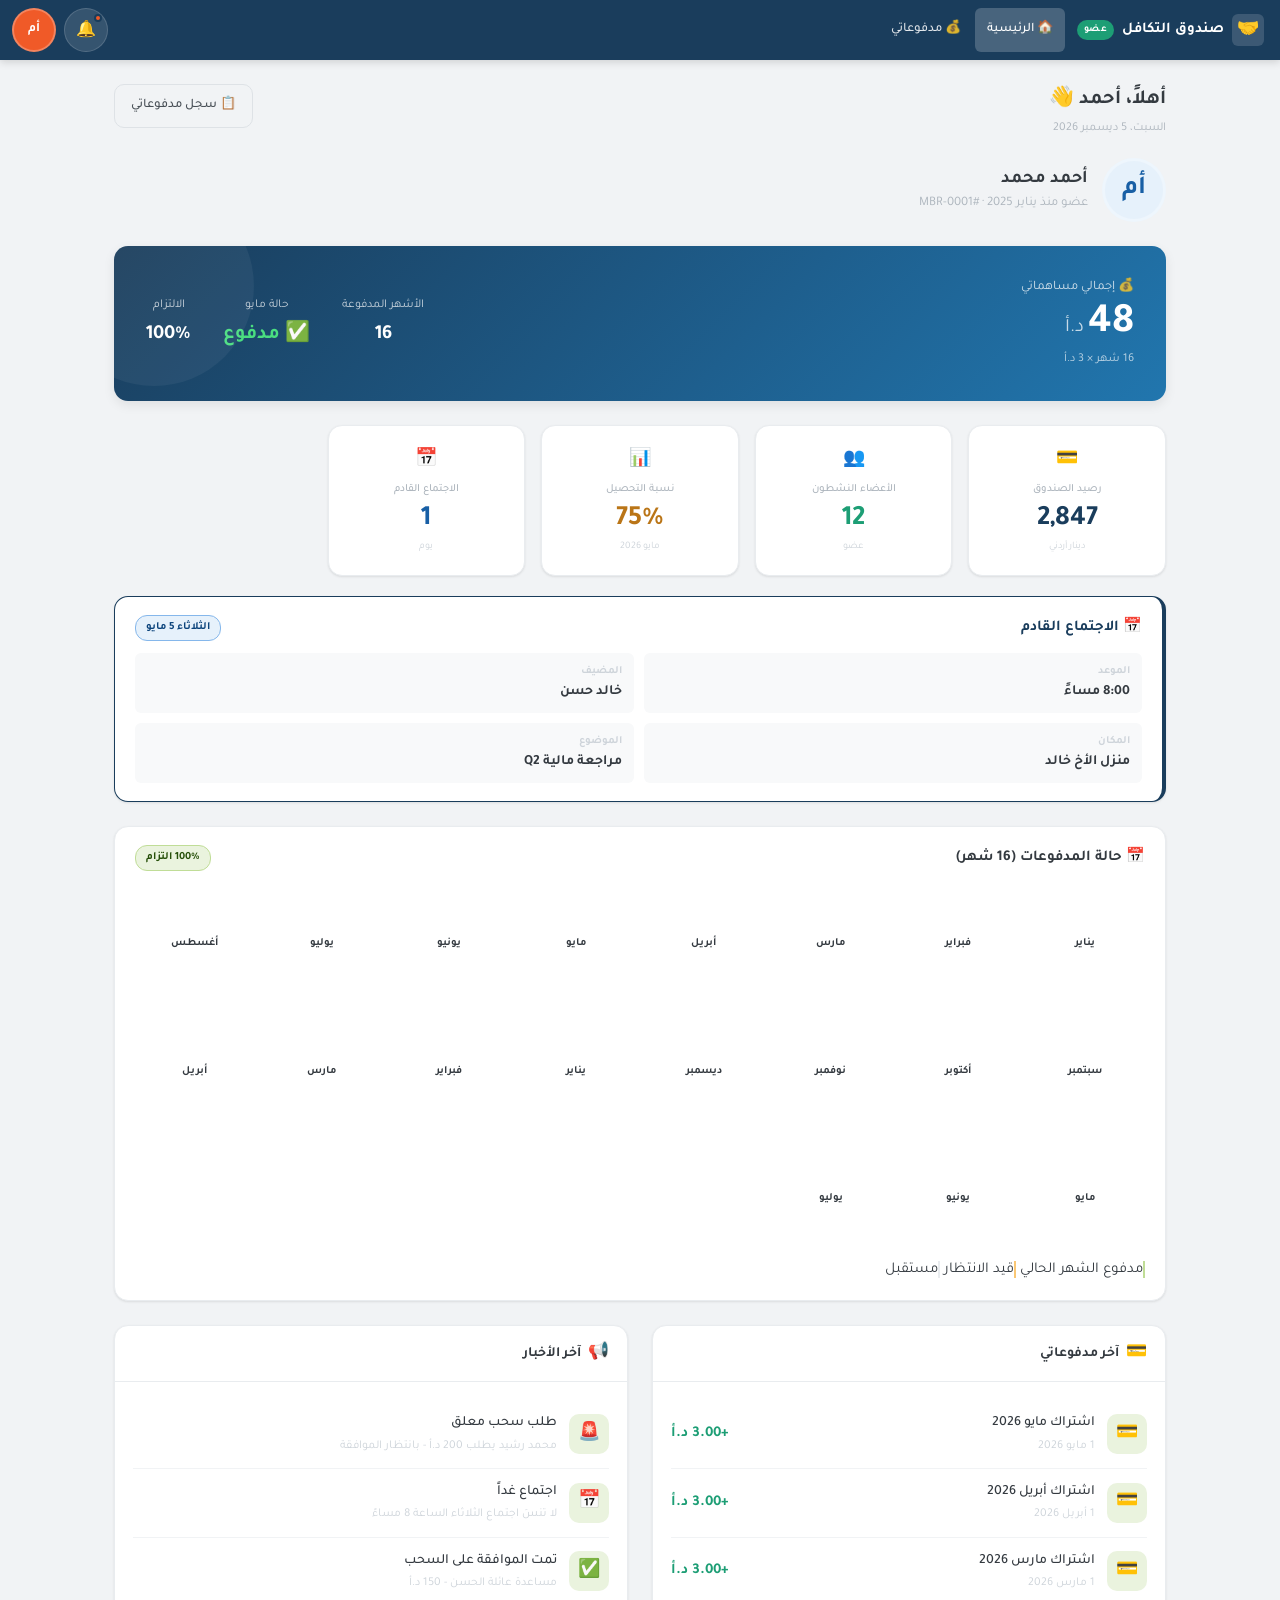
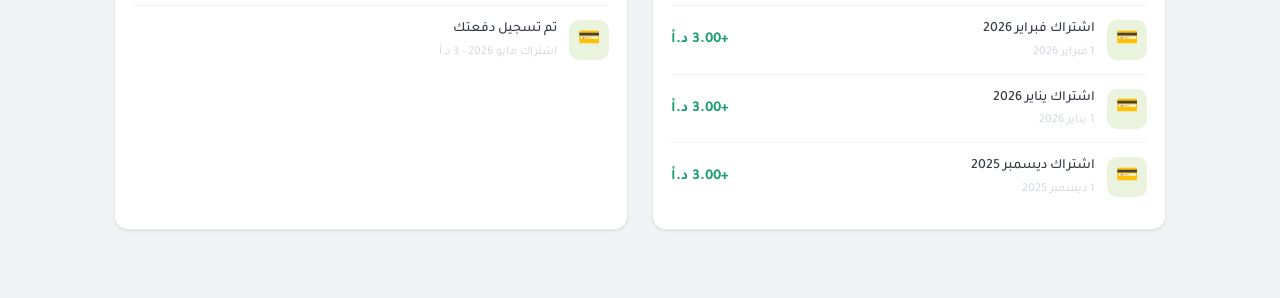
<file: member-dashboard.html>
<!DOCTYPE html>
<html lang="ar" dir="rtl">
<head>
  <meta charset="UTF-8">
  <meta name="viewport" content="width=device-width, initial-scale=1.0">
  <title>لوحة العضو · صندوق التكافل العائلي</title>
  <link rel="stylesheet" href="assets/shared.css">
  <style>
    .main-content{flex:1;min-width:0;padding:1.5rem;max-width:1100px;margin:0 auto;}
    .balance-card{background:linear-gradient(135deg,var(--primary) 0%,#1e5f8e 60%,#2176ae 100%);border-radius:var(--radius-lg);padding:2rem;color:#fff;display:flex;align-items:center;justify-content:space-between;flex-wrap:wrap;gap:1.5rem;margin-bottom:1.5rem;box-shadow:var(--shadow-md);position:relative;overflow:hidden;}
    .balance-card::before{content:'';position:absolute;top:-60px;left:-60px;width:200px;height:200px;border-radius:50%;background:rgba(255,255,255,.05);}
    .bc-info .lbl{font-size:13px;opacity:.8;margin-bottom:5px;}
    .bc-info .amt{font-size:42px;font-weight:700;line-height:1;}
    .bc-info .cur{font-size:20px;opacity:.75;}
    .bc-stats{display:flex;gap:2rem;flex-wrap:wrap;}
    .bc-stat{text-align:center;}
    .bc-stat .lbl{font-size:12px;opacity:.75;margin-bottom:4px;}
    .bc-stat .val{font-size:20px;font-weight:700;}
    .payment-status-card{background:#fff;border:1px solid var(--gray-200);border-radius:var(--radius-lg);padding:18px 20px;margin-bottom:1.5rem;box-shadow:var(--shadow-sm);}
    .ps-header{display:flex;align-items:center;justify-content:space-between;margin-bottom:14px;flex-wrap:wrap;gap:8px;}
    .ps-header h3{font-size:15px;font-weight:700;color:var(--gray-800);margin:0;display:flex;align-items:center;gap:7px;}
    .tx-list-item{display:flex;align-items:center;gap:12px;padding:12px 0;border-bottom:1px solid var(--gray-100);}
    .tx-list-item:last-child{border-bottom:none;}
    .tx-icon{width:40px;height:40px;border-radius:10px;display:flex;align-items:center;justify-content:center;font-size:18px;flex-shrink:0;}
    .tx-dep{background:var(--success-light);}
    .tx-wd{background:var(--danger-light);}
    .tx-info{flex:1;min-width:0;}
    .tx-info .tx-t{font-size:14px;font-weight:500;color:var(--gray-800);}
    .tx-info .tx-d{font-size:12px;color:var(--gray-400);margin-top:2px;}
    .tx-amt{font-size:15px;font-weight:700;}
    .tx-plus{color:var(--success);}
    .tx-minus{color:var(--danger);}
    .next-meeting-card{background:#fff;border:1px solid var(--primary);border-radius:var(--radius-lg);padding:18px 20px;margin-bottom:1.5rem;box-shadow:var(--shadow-sm);border-right:4px solid var(--primary);}
    .nm-header{display:flex;align-items:center;justify-content:space-between;flex-wrap:wrap;gap:8px;}
    .nm-header h3{font-size:15px;font-weight:700;color:var(--primary);margin:0;display:flex;align-items:center;gap:7px;}
    .nm-details{display:grid;grid-template-columns:1fr 1fr;gap:10px;margin-top:12px;}
    .nm-item{background:var(--gray-50);border-radius:var(--radius-sm);padding:10px 12px;}
    .nm-item .lbl{font-size:11px;color:var(--gray-400);font-weight:600;}
    .nm-item .val{font-size:14px;font-weight:600;color:var(--gray-800);}
    .grid-2{display:grid;grid-template-columns:1fr;gap:1.5rem;margin-bottom:1.5rem;}
    @media(min-width:768px){.grid-2{grid-template-columns:1fr 1fr;}}
    .member-avatar-lg{width:64px;height:64px;border-radius:50%;display:flex;align-items:center;justify-content:center;font-size:26px;font-weight:700;border:3px solid rgba(255,255,255,.3);}
    .profile-strip{display:flex;align-items:center;gap:14px;margin-bottom:1.5rem;}
    .profile-strip .name{font-size:18px;font-weight:700;color:var(--gray-800);}
    .profile-strip .meta{font-size:13px;color:var(--gray-500);}

    @media(max-width:480px){
      .bc-info .amt{font-size:28px;}
      .bc-stats{gap:1rem;}
      .bc-stat .val{font-size:16px;}
      .nm-details{grid-template-columns:1fr;}
    }
  </style>
</head>
<body>

<nav class="app-navbar">
  <button class="nav-toggle" onclick="MobileNav.toggleNav()" aria-label="القائمة">☰</button>
  <a href="member-dashboard.html" class="navbar-brand">
    <div class="brand-icon">🤝</div>
    <span>صندوق التكافل</span>
    <span class="role-badge role-member">عضو</span>
  </a>
  <div class="nav-links">
    <a href="member-dashboard.html" class="nav-link active">🏠 الرئيسية</a>
    <a href="#" class="nav-link" onclick="showModal('paymentHistoryModal');return false;">💰 مدفوعاتي</a>
  </div>
  <div class="navbar-right">
    <button class="notif-btn">🔔<span class="notif-dot"></span></button>
    <a href="profile.html" class="user-avatar" style="text-decoration:none;">أم</a>
  </div>
</nav>

<div class="main-content">
  <div class="topbar">
    <div class="topbar-left">
      <h1>أهلاً، أحمد 👋</h1>
      <p id="todayDate">الأحد، 4 مايو 2026</p>
    </div>
    <div>
      <button class="btn-outline-custom" onclick="showModal('paymentHistoryModal')">📋 سجل مدفوعاتي</button>
    </div>
  </div>

  <div class="profile-strip">
    <div class="member-avatar-lg" style="background:#E6F1FB;color:#185FA5;">أم</div>
    <div>
      <div class="name">أحمد محمد</div>
      <div class="meta">عضو منذ يناير 2025 · #MBR-0001</div>
    </div>
  </div>

  <div class="balance-card">
    <div class="bc-info">
      <div class="lbl">💰 إجمالي مساهماتي</div>
      <div><span class="amt">48</span> <span class="cur">د.أ</span></div>
      <div style="font-size:12px;opacity:.7;margin-top:4px;">16 شهر × 3 د.أ</div>
    </div>
    <div class="bc-stats">
      <div class="bc-stat">
        <div class="lbl">الأشهر المدفوعة</div>
        <div class="val">16</div>
      </div>
      <div class="bc-stat">
        <div class="lbl">حالة مايو</div>
        <div class="val" style="color:#4ade80;">✅ مدفوع</div>
      </div>
      <div class="bc-stat">
        <div class="lbl">الالتزام</div>
        <div class="val">100%</div>
      </div>
    </div>
  </div>

  <div class="stats-row">
    <div class="stat-card">
      <span class="stat-icon">💳</span>
      <div class="stat-label">رصيد الصندوق</div>
      <div class="stat-value" style="color:var(--primary);">2,847</div>
      <div class="stat-sub">دينار أردني</div>
    </div>
    <div class="stat-card">
      <span class="stat-icon">👥</span>
      <div class="stat-label">الأعضاء النشطون</div>
      <div class="stat-value" style="color:var(--success);">12</div>
      <div class="stat-sub">عضو</div>
    </div>
    <div class="stat-card">
      <span class="stat-icon">📊</span>
      <div class="stat-label">نسبة التحصيل</div>
      <div class="stat-value" style="color:var(--warning);">75%</div>
      <div class="stat-sub">مايو 2026</div>
    </div>
    <div class="stat-card">
      <span class="stat-icon">📅</span>
      <div class="stat-label">الاجتماع القادم</div>
      <div class="stat-value" style="color:var(--info);">1</div>
      <div class="stat-sub">يوم</div>
    </div>
  </div>

  <div class="next-meeting-card">
    <div class="nm-header">
      <h3>📅 الاجتماع القادم</h3>
      <span class="badge-info">الثلاثاء 5 مايو</span>
    </div>
    <div class="nm-details">
      <div class="nm-item"><div class="lbl">الموعد</div><div class="val">8:00 مساءً</div></div>
      <div class="nm-item"><div class="lbl">المضيف</div><div class="val">خالد حسن</div></div>
      <div class="nm-item"><div class="lbl">المكان</div><div class="val">منزل الأخ خالد</div></div>
      <div class="nm-item"><div class="lbl">الموضوع</div><div class="val">مراجعة مالية Q2</div></div>
    </div>
  </div>

  <div class="payment-status-card">
    <div class="ps-header">
      <h3>📅 حالة المدفوعات (16 شهر)</h3>
      <span class="badge-paid">100% التزام</span>
    </div>
    <div class="months-grid" id="monthsGrid"></div>
    <div class="legend">
      <span><span class="dot" style="background:var(--success-light);border:1px solid var(--success-border);"></span> مدفوع</span>
      <span><span class="dot" style="background:var(--primary);"></span> الشهر الحالي</span>
      <span><span class="dot" style="background:var(--warning-light);border:1px solid var(--warning-border);"></span> قيد الانتظار</span>
      <span><span class="dot" style="background:var(--gray-100);border:1px solid var(--gray-200);"></span> مستقبل</span>
    </div>
  </div>

  <div class="grid-2">
    <div class="panel">
      <div class="panel-header">
        <h2><span class="ph-icon">💳</span> آخر مدفوعاتي</h2>
      </div>
      <div class="panel-body" id="myPayments"></div>
    </div>

    <div class="panel">
      <div class="panel-header">
        <h2><span class="ph-icon">📢</span> آخر الأخبار</h2>
      </div>
      <div class="panel-body">
        <div class="tx-list-item">
          <div class="tx-icon tx-dep">🚨</div>
          <div class="tx-info">
            <div class="tx-t">طلب سحب معلق</div>
            <div class="tx-d">محمد رشيد يطلب 200 د.أ - بانتظار الموافقة</div>
          </div>
        </div>
        <div class="tx-list-item">
          <div class="tx-icon tx-dep">📅</div>
          <div class="tx-info">
            <div class="tx-t">اجتماع غداً</div>
            <div class="tx-d">لا تنسَ اجتماع الثلاثاء الساعة 8 مساءً</div>
          </div>
        </div>
        <div class="tx-list-item">
          <div class="tx-icon tx-dep">✅</div>
          <div class="tx-info">
            <div class="tx-t">تمت الموافقة على السحب</div>
            <div class="tx-d">مساعدة عائلة الحسن - 150 د.أ</div>
          </div>
        </div>
        <div class="tx-list-item">
          <div class="tx-icon tx-dep">💳</div>
          <div class="tx-info">
            <div class="tx-t">تم تسجيل دفعتك</div>
            <div class="tx-d">اشتراك مايو 2026 - 3 د.أ</div>
          </div>
        </div>
      </div>
    </div>
  </div>
</div>

<div class="modal-overlay" id="paymentHistoryModal" onclick="closeModalOutside(event,'paymentHistoryModal')">
  <div class="modal-box" style="max-width:560px;">
    <div class="modal-header">
      <h3>💳 سجل المدفوعات</h3>
      <button class="modal-close" onclick="hideModal('paymentHistoryModal')">✕</button>
    </div>
    <div class="modal-body" id="fullPaymentHistory"></div>
    <div class="modal-footer">
      <button class="btn-outline-custom" onclick="hideModal('paymentHistoryModal')">إغلاق</button>
    </div>
  </div>
</div>

<script src="assets/shared.js"></script>
<script>
const MONTH_NAMES = ['يناير 2025','فبراير','مارس','أبريل','مايو','يونيو','يوليو','أغسطس','سبتمبر','أكتوبر','نوفمبر','ديسمبر','يناير 2026','فبراير','مارس','أبريل','مايو','يونيو','يوليو'];

function renderMonthsGrid() {
  const paid = 16;
  const current = 'مايو 2026';
  const container = document.getElementById('monthsGrid');
  container.innerHTML = MONTH_NAMES.map((m, i) => {
    let cls = 'mm-future';
    if(i < paid) cls = 'mm-paid';
    else if(i === paid) cls = 'mm-current';
    return `<div class="month-cell ${cls}" title="${m}">${m.split(' ')[0]}</div>`;
  }).join('');
}

function renderMyPayments() {
  const payments = [
    { desc:'اشتراك مايو 2026', amount:3, date:'1 مايو 2026' },
    { desc:'اشتراك أبريل 2026', amount:3, date:'1 أبريل 2026' },
    { desc:'اشتراك مارس 2026', amount:3, date:'1 مارس 2026' },
    { desc:'اشتراك فبراير 2026', amount:3, date:'1 فبراير 2026' },
    { desc:'اشتراك يناير 2026', amount:3, date:'1 يناير 2026' },
    { desc:'اشتراك ديسمبر 2025', amount:3, date:'1 ديسمبر 2025' },
  ];
  document.getElementById('myPayments').innerHTML = payments.map(p => `
    <div class="tx-list-item">
      <div class="tx-icon tx-dep">💳</div>
      <div class="tx-info">
        <div class="tx-t">${p.desc}</div>
        <div class="tx-d">${p.date}</div>
      </div>
      <div class="tx-amt tx-plus">+${p.amount.toFixed(2)} د.أ</div>
    </div>`).join('');

  document.getElementById('fullPaymentHistory').innerHTML = payments.map(p => `
    <div class="tx-list-item">
      <div class="tx-icon tx-dep">💳</div>
      <div class="tx-info">
        <div class="tx-t">${p.desc}</div>
        <div class="tx-d">${p.date}</div>
      </div>
      <div class="tx-amt tx-plus">+${p.amount.toFixed(2)} د.أ</div>
    </div>`).join('');
}

function setDate() {
  const d = new Date();
  const days = ['الأحد','الاثنين','الثلاثاء','الأربعاء','الخميس','الجمعة','السبت'];
  const months = ['يناير','فبراير','مارس','أبريل','مايو','يونيو','يوليو','أغسطس','سبتمبر','أكتوبر','نوفمبر','ديسمبر'];
  document.getElementById('todayDate').textContent = `${days[d.getDay()]}، ${d.getDate()} ${months[d.getMonth()]} ${d.getFullYear()}`;
}

function showModal(id){ document.getElementById(id).classList.add('open'); document.body.style.overflow='hidden'; }
function hideModal(id){ document.getElementById(id).classList.remove('open'); document.body.style.overflow=''; }
function closeModalOutside(e,id){ if(e.target.id===id) hideModal(id); }

document.addEventListener('DOMContentLoaded', () => {
  setDate();
  renderMonthsGrid();
  renderMyPayments();
});
</script>
</body>
</html>
</file>
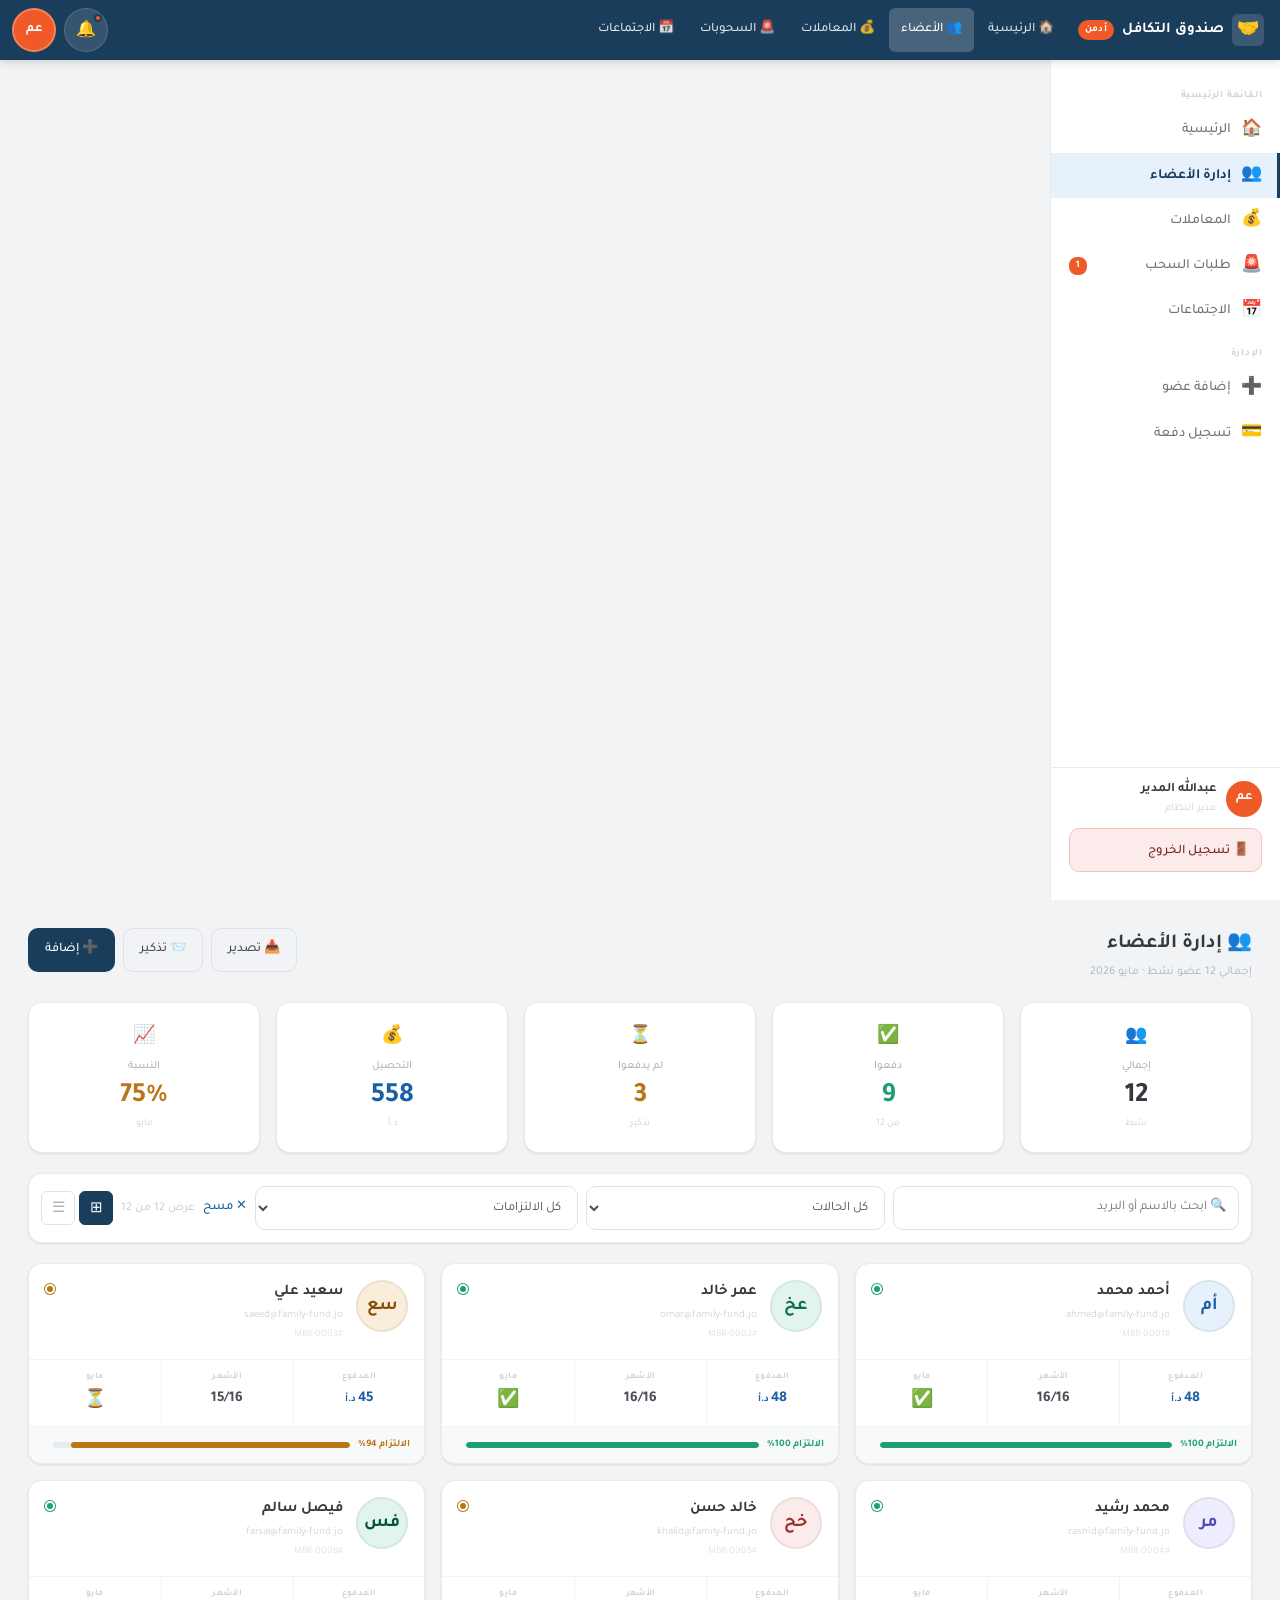
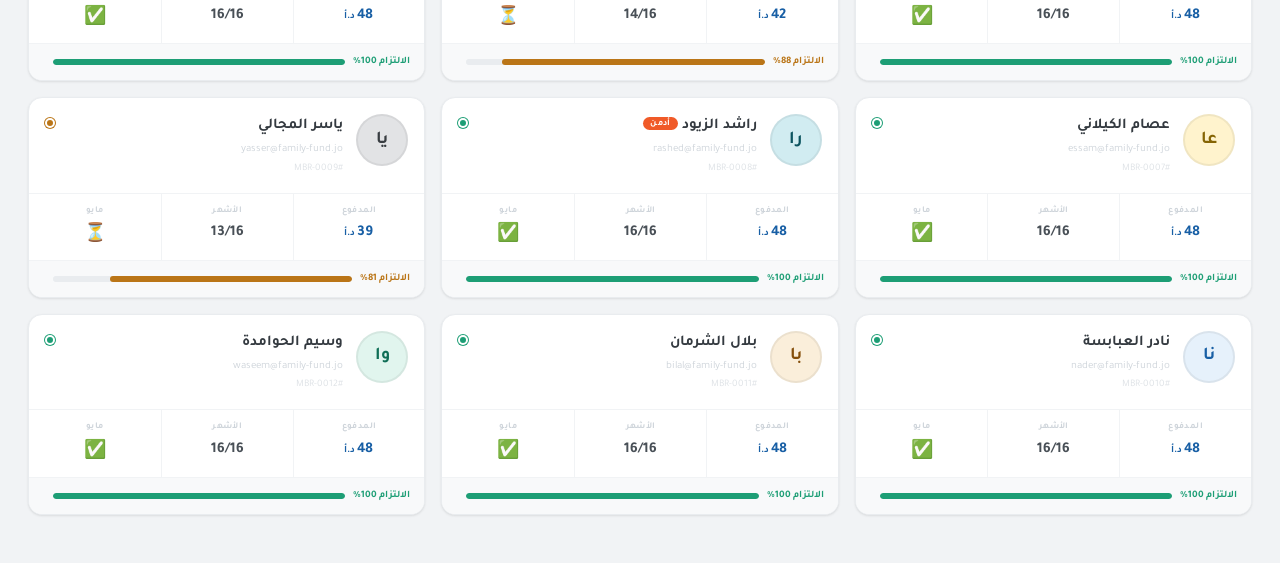
<file: members.html>
<!DOCTYPE html>
<html lang="ar" dir="rtl">
<head>
  <meta charset="UTF-8">
  <meta name="viewport" content="width=device-width, initial-scale=1.0">
  <title>إدارة الأعضاء · صندوق التكافل العائلي</title>
  <link rel="stylesheet" href="assets/shared.css">
  <style>
    .members-grid{display:grid;grid-template-columns:1fr;gap:0.875rem;margin-bottom:1.25rem;}
    .member-card{background:#fff;border:0.0625rem solid var(--gray-200);border-radius:var(--radius-lg);overflow:hidden;box-shadow:var(--shadow-sm);transition:box-shadow .2s,transform .2s;}
    .member-card:hover{box-shadow:var(--shadow-md);transform:translateY(-0.125rem);}
    .mc-top{padding:1rem;display:flex;align-items:flex-start;gap:0.8125rem;}
    .mc-avatar{width:3.25rem;height:3.25rem;border-radius:50%;flex-shrink:0;display:flex;align-items:center;justify-content:center;font-size:1.125rem;font-weight:700;border:0.125rem solid rgba(0,0,0,.06);}
    .mc-info{flex:1;min-width:0;}
    .mc-name{font-size:0.9375rem;font-weight:700;color:var(--gray-800);margin-bottom:0.1875rem;}
    .mc-email{font-size:0.6875rem;color:var(--gray-400);white-space:nowrap;overflow:hidden;text-overflow:ellipsis;}
    .mc-id{font-size:0.625rem;color:var(--gray-300);margin-top:0.125rem;}
    .mc-status-dot{width:0.625rem;height:0.625rem;border-radius:50%;flex-shrink:0;margin-top:0.25rem;border:0.125rem solid #fff;box-shadow:0 0 0 0.0625rem currentColor;}
    .dot-paid{color:var(--success);background:var(--success);}
    .dot-unpaid{color:var(--warning);background:var(--warning);}
    .mc-stats{display:grid;grid-template-columns:repeat(3,1fr);border-top:0.0625rem solid var(--gray-100);}
    .mc-stat{padding:0.625rem;text-align:center;border-left:0.0625rem solid var(--gray-100);}
    .mc-stat:last-child{border-left:none;}
    .mc-stat .lbl{font-size:0.5625rem;color:var(--gray-400);font-weight:600;margin-bottom:0.1875rem;text-transform:uppercase;letter-spacing:.025rem;}
    .mc-stat .val{font-size:0.9375rem;font-weight:700;}
    .mc-footer{padding:0.625rem 0.875rem;border-top:0.0625rem solid var(--gray-100);display:flex;align-items:center;justify-content:space-between;background:var(--gray-50);flex-wrap:wrap;gap:0.5rem;}
    .mc-progress-wrap{flex:1;margin-left:0.625rem;min-width:4rem;}
    #tableView{display:none;}
    .detail-overlay{position:fixed;inset:0;background:rgba(0,0,0,.45);z-index:5000;display:none;align-items:stretch;justify-content:flex-end;}
    .detail-overlay.open{display:flex;}
    .detail-panel{background:#fff;width:90vw;max-width:27.5rem;height:100vh;overflow-y:auto;box-shadow:-0.25rem 0 1.875rem rgba(0,0,0,.15);animation:slideIn .25s ease;}
    @keyframes slideIn{from{transform:translateX(100%)}to{transform:translateX(0)}}
    .detail-header{background:var(--primary);padding:1.25rem;color:#fff;position:sticky;top:0;z-index:1;}
    .detail-header .close-btn{position:absolute;top:0.875rem;left:0.875rem;width:1.875rem;height:1.875rem;border-radius:50%;background:rgba(255,255,255,.15);border:none;color:#fff;font-size:0.9375rem;cursor:pointer;display:flex;align-items:center;justify-content:center;}
    .detail-header .close-btn:hover{background:rgba(255,255,255,.25);}
    .detail-avatar{width:4rem;height:4rem;border-radius:50%;display:flex;align-items:center;justify-content:center;font-size:1.625rem;font-weight:700;border:0.1875rem solid rgba(255,255,255,.3);margin-bottom:0.625rem;}
    .detail-name{font-size:1.25rem;font-weight:700;margin-bottom:0.1875rem;}
    .detail-email{font-size:0.8125rem;opacity:.8;}
    .detail-body{padding:1rem;}
    .detail-section{margin-bottom:1.25rem;}
    .detail-section h3{font-size:0.875rem;font-weight:700;color:var(--gray-600);margin:0 0 0.75rem;padding-bottom:0.4375rem;border-bottom:0.0625rem solid var(--gray-200);}
    .info-grid{display:grid;grid-template-columns:1fr 1fr;gap:0.625rem;}
    .info-item{background:var(--gray-50);border-radius:var(--radius-md);padding:0.625rem 0.75rem;}
    .info-item .lbl{font-size:0.625rem;color:var(--gray-400);font-weight:600;margin-bottom:0.1875rem;}
    .info-item .val{font-size:0.8125rem;font-weight:600;color:var(--gray-800);}
    .months-mini{display:grid;grid-template-columns:repeat(4,1fr);gap:0.3125rem;}
    .mm-cell{aspect-ratio:1;border-radius:0.25rem;display:flex;align-items:center;justify-content:center;font-size:0.625rem;font-weight:700;cursor:default;border:0.0625rem solid transparent;}
    .mm-paid{background:var(--success-light);color:var(--success-dark);border-color:var(--success-border);}
    .mm-current{background:var(--primary);color:#fff;}
    .mm-pending{background:var(--warning-light);color:var(--warning-dark);border-color:var(--warning-border);}
    .mm-future{background:var(--gray-100);color:var(--gray-300);}
    .view-toggle{display:flex;gap:0.25rem;}
    .vt-btn{width:2.125rem;height:2.125rem;border-radius:var(--radius-sm);border:0.0625rem solid var(--gray-300);background:#fff;display:flex;align-items:center;justify-content:center;cursor:pointer;font-size:0.9375rem;transition:all .15s;color:var(--gray-500);}
    .vt-btn.active{background:var(--primary);border-color:var(--primary);color:#fff;}
    @media(min-width:30rem){.members-grid{grid-template-columns:repeat(2,1fr);}}
    @media(min-width:48rem){
      .detail-panel{width:27.5rem;max-width:90vw;}
      .detail-body{padding:1.25rem;}
      .months-mini{grid-template-columns:repeat(6,1fr);}
    }
    @media(min-width:64rem){.members-grid{grid-template-columns:repeat(3,1fr);gap:1rem;}}
  </style>
</head>
<body>

<nav class="app-navbar">
  <button class="nav-toggle" onclick="MobileNav.toggleSidebar()" aria-label="القائمة">☰</button>
  <a href="admin-dashboard.html" class="navbar-brand"><div class="brand-icon">🤝</div><span>صندوق التكافل</span><span class="role-badge role-admin">أدمن</span></a>
  <div class="nav-links">
    <a href="admin-dashboard.html" class="nav-link">🏠 الرئيسية</a>
    <a href="members.html" class="nav-link active">👥 الأعضاء</a>
    <a href="transactions.html" class="nav-link">💰 المعاملات</a>
    <a href="withdrawals.html" class="nav-link">🚨 السحوبات</a>
    <a href="meetings.html" class="nav-link">📅 الاجتماعات</a>
  </div>
  <div class="navbar-right">
    <button class="notif-btn" aria-label="الإشعارات">🔔<span class="notif-dot"></span></button>
    <div class="user-avatar">عم</div>
  </div>
</nav>

<div class="sidebar-overlay"></div>
<aside class="sidebar">
  <div class="sidebar-header"><span class="brand">🤝 صندوق التكافل</span><button class="sidebar-close" onclick="MobileNav.closeSidebar()">✕</button></div>
  <div class="sidebar-section-title">القائمة الرئيسية</div>
  <a href="admin-dashboard.html" class="sidebar-link"><span class="s-icon">🏠</span> الرئيسية</a>
  <a href="members.html" class="sidebar-link active"><span class="s-icon">👥</span> إدارة الأعضاء</a>
  <a href="transactions.html" class="sidebar-link"><span class="s-icon">💰</span> المعاملات</a>
  <a href="withdrawals.html" class="sidebar-link"><span class="s-icon">🚨</span> طلبات السحب<span class="sidebar-badge">1</span></a>
  <a href="meetings.html" class="sidebar-link"><span class="s-icon">📅</span> الاجتماعات</a>
  <div class="sidebar-section-title">الإدارة</div>
  <a href="#" class="sidebar-link" onclick="showModal('addMemberModal');return false;"><span class="s-icon">➕</span> إضافة عضو</a>
  <a href="#" class="sidebar-link" onclick="showModal('paymentModal');return false;"><span class="s-icon">💳</span> تسجيل دفعة</a>
  <div class="sidebar-footer">
    <div class="sidebar-user"><div class="u-avatar">عم</div><div><div class="u-name">عبدالله المدير</div><div class="u-role">مدير النظام</div></div></div>
    <button class="btn-logout">🚪 تسجيل الخروج</button>
  </div>
</aside>

<main class="main-content">
  <div class="topbar">
    <div class="topbar-left"><h1>👥 إدارة الأعضاء</h1><p>إجمالي 12 عضو نشط · مايو 2026</p></div>
    <div class="topbar-right">
      <button class="btn-outline-custom" onclick="exportMembers()">📥 تصدير</button>
      <button class="btn-outline-custom" onclick="sendAllReminders()">📨 تذكير</button>
      <button class="btn-primary-custom" onclick="showModal('addMemberModal')">➕ إضافة</button>
    </div>
  </div>

  <div class="stats-row">
    <div class="stat-card"><span class="stat-icon">👥</span><div class="stat-label">إجمالي</div><div class="stat-value" style="color:var(--gray-800);" id="statTotal">12</div><div class="stat-sub">نشط</div></div>
    <div class="stat-card"><span class="stat-icon">✅</span><div class="stat-label">دفعوا</div><div class="stat-value" style="color:var(--success);" id="statPaid">9</div><div class="stat-sub">من 12</div></div>
    <div class="stat-card"><span class="stat-icon">⏳</span><div class="stat-label">لم يدفعوا</div><div class="stat-value" style="color:var(--warning);" id="statUnpaid">3</div><div class="stat-sub">تذكير</div></div>
    <div class="stat-card"><span class="stat-icon">💰</span><div class="stat-label">التحصيل</div><div class="stat-value" style="color:var(--info);" id="statTotal2">576</div><div class="stat-sub">د.أ</div></div>
    <div class="stat-card"><span class="stat-icon">📈</span><div class="stat-label">النسبة</div><div class="stat-value" style="color:var(--warning);" id="statPct">75%</div><div class="stat-sub">مايو</div></div>
  </div>

  <div class="filter-bar">
    <input type="text" id="searchInput" placeholder="🔍 ابحث بالاسم أو البريد" oninput="applyFilters()">
    <select id="filterStatus" onchange="applyFilters()"><option value="all">كل الحالات</option><option value="paid">دفعوا</option><option value="unpaid">لم يدفعوا</option></select>
    <select id="filterCommit" onchange="applyFilters()"><option value="all">كل الالتزامات</option><option value="high">ممتاز (100%)</option><option value="mid">جيد (80-99%)</option><option value="low">ضعيف (&lt;80%)</option></select>
    <span class="filter-clear" onclick="clearFilters()">✕ مسح</span>
    <span class="filter-result" id="filterResult">عرض 12 من 12</span>
    <div class="view-toggle">
      <button class="vt-btn active" id="btnGrid" onclick="setView('grid')" aria-label="عرض بطاقات">⊞</button>
      <button class="vt-btn" id="btnList" onclick="setView('list')" aria-label="عرض جدول">☰</button>
    </div>
  </div>

  <div id="gridView"><div class="members-grid" id="membersGrid"></div></div>
  <div id="tableView">
    <div class="table-wrap">
      <table class="data-table"><thead><tr><th>#</th><th>العضو</th><th>البريد</th><th>حالة مايو</th><th>الإجمالي</th><th>الالتزام</th><th>إجراءات</th></tr></thead>
      <tbody id="membersListTbody"></tbody></table>
      <div class="panel-footer"><span id="listCount">12 عضو</span><button class="btn-outline-custom btn-sm-custom" onclick="exportMembers()">📥 تصدير</button></div>
    </div>
  </div>
  <div class="empty-state" id="emptyState" style="display:none;"><span class="es-icon">🔍</span><p>لا توجد نتائج</p></div>
</main>

<div class="detail-overlay" id="detailOverlay" onclick="closeDetailOutside(event)">
  <div class="detail-panel" id="detailPanel">
    <div class="detail-header" id="detailHeader">
      <button class="close-btn" onclick="closeDetail()">✕</button>
      <div class="detail-avatar" id="detailAvatar"></div>
      <div class="detail-name" id="detailName"></div>
      <div class="detail-email" id="detailEmail"></div>
    </div>
    <div class="detail-body" id="detailBody"></div>
  </div>
</div>

<div class="modal-overlay" id="addMemberModal" onclick="closeModalOutside(event,'addMemberModal')">
  <div class="modal-box">
    <div class="modal-header"><h3 id="memberModalTitle">👤 إضافة عضو جديد</h3><button class="modal-close" onclick="hideModal('addMemberModal')">✕</button></div>
    <div class="modal-body">
      <input type="hidden" id="editMemberId">
      <div style="display:grid;grid-template-columns:1fr 1fr;gap:0.75rem;">
        <div class="form-group"><label class="form-label">الاسم الأول <span class="req">*</span></label><input type="text" id="mb_fname" class="form-control-custom" placeholder="أحمد"></div>
        <div class="form-group"><label class="form-label">العائلة <span class="req">*</span></label><input type="text" id="mb_lname" class="form-control-custom" placeholder="محمد"></div>
      </div>
      <div class="form-group"><label class="form-label">البريد <span class="req">*</span></label><input type="email" id="mb_email" class="form-control-custom" placeholder="example@email.com"></div>
      <div style="display:grid;grid-template-columns:1fr 1fr;gap:0.75rem;">
        <div class="form-group"><label class="form-label">الهاتف</label><input type="tel" id="mb_phone" class="form-control-custom" placeholder="07X-XXXX-XXX"></div>
        <div class="form-group"><label class="form-label">الدور</label><select id="mb_role" class="form-control-custom"><option value="Member">عضو</option><option value="Admin">مدير</option></select></div>
      </div>
    </div>
    <div class="modal-footer"><button class="btn-outline-custom" onclick="hideModal('addMemberModal')">إلغاء</button><button class="btn-primary-custom" id="saveMemberBtn" onclick="saveMember()">✓ إضافة</button></div>
  </div>
</div>

<div class="modal-overlay" id="paymentModal" onclick="closeModalOutside(event,'paymentModal')">
  <div class="modal-box">
    <div class="modal-header"><h3>💳 تسجيل دفعة</h3><button class="modal-close" onclick="hideModal('paymentModal')">✕</button></div>
    <div class="modal-body">
      <div class="form-group"><label class="form-label">العضو <span class="req">*</span></label><select id="pm_member" class="form-control-custom"><option value="">— اختر —</option></select></div>
      <div class="form-group"><label class="form-label">الشهر <span class="req">*</span></label><select id="pm_month" class="form-control-custom"><option value="2026-05">مايو 2026</option><option value="2026-04">أبريل 2026</option></select></div>
      <div class="form-group"><label class="form-label">المبلغ (د.أ) <span class="req">*</span></label><input type="number" id="pm_amount" class="form-control-custom" value="3" min="1" step="0.5"><div class="form-text">الاشتراك = 3 د.أ</div></div>
    </div>
    <div class="modal-footer"><button class="btn-outline-custom" onclick="hideModal('paymentModal')">إلغاء</button><button class="btn-primary-custom" onclick="savePayment()">✓ حفظ</button></div>
  </div>
</div>

<div class="modal-overlay" id="deleteModal" onclick="closeModalOutside(event,'deleteModal')">
  <div class="modal-box" style="max-width:23.75rem;">
    <div class="modal-header"><h3>⚠️ تأكيد الحذف</h3><button class="modal-close" onclick="hideModal('deleteModal')">✕</button></div>
    <div class="modal-body" style="text-align:center;padding:1.5rem;"><div style="font-size:2.625rem;margin-bottom:0.875rem;">🗑️</div><p style="font-size:0.9375rem;color:var(--gray-700);margin:0 0 0.5rem;" id="deleteConfirmText"></p><p style="font-size:0.8125rem;color:var(--danger);margin:0;">لا يمكن التراجع</p></div>
    <div class="modal-footer" style="justify-content:center;"><button class="btn-outline-custom" onclick="hideModal('deleteModal')">إلغاء</button><button class="btn-danger-custom" id="confirmDeleteBtn">🗑️ تأكيد</button></div>
  </div>
</div>

<script src="assets/shared.js"></script>
<script>
let MEMBERS=[{id:1,fname:'أحمد',lname:'محمد',email:'ahmed@family-fund.jo',phone:'079-1234-567',joinDate:'2025-01',role:'Member',paidMay:true,total:48,months:16,color:'#E6F1FB',tc:'#185FA5'},{id:2,fname:'عمر',lname:'خالد',email:'omar@family-fund.jo',phone:'078-2345-678',joinDate:'2025-01',role:'Member',paidMay:true,total:48,months:16,color:'#E1F5EE',tc:'#0F6E56'},{id:3,fname:'سعيد',lname:'علي',email:'saeed@family-fund.jo',phone:'077-3456-789',joinDate:'2025-01',role:'Member',paidMay:false,total:45,months:15,color:'#FAEEDA',tc:'#854F0B'},{id:4,fname:'محمد',lname:'رشيد',email:'rashid@family-fund.jo',phone:'079-4567-890',joinDate:'2025-01',role:'Member',paidMay:true,total:48,months:16,color:'#EEEDFE',tc:'#534AB7'},{id:5,fname:'خالد',lname:'حسن',email:'khalid@family-fund.jo',phone:'078-5678-901',joinDate:'2025-01',role:'Member',paidMay:false,total:42,months:14,color:'#FCEBEB',tc:'#A32D2D'},{id:6,fname:'فيصل',lname:'سالم',email:'faisal@family-fund.jo',phone:'077-6789-012',joinDate:'2025-01',role:'Member',paidMay:true,total:48,months:16,color:'#E1F5EE',tc:'#085041'},{id:7,fname:'عصام',lname:'الكيلاني',email:'essam@family-fund.jo',phone:'079-7890-123',joinDate:'2025-01',role:'Member',paidMay:true,total:48,months:16,color:'#FFF3CD',tc:'#856404'},{id:8,fname:'راشد',lname:'الزيود',email:'rashed@family-fund.jo',phone:'078-8901-234',joinDate:'2025-01',role:'Admin',paidMay:true,total:48,months:16,color:'#D1ECF1',tc:'#0C5460'},{id:9,fname:'ياسر',lname:'المجالي',email:'yasser@family-fund.jo',phone:'077-9012-345',joinDate:'2025-04',role:'Member',paidMay:false,total:39,months:13,color:'#E2E3E5',tc:'#383D41'},{id:10,fname:'نادر',lname:'العبابسة',email:'nader@family-fund.jo',phone:'079-0123-456',joinDate:'2025-01',role:'Member',paidMay:true,total:48,months:16,color:'#E6F1FB',tc:'#185FA5'},{id:11,fname:'بلال',lname:'الشرمان',email:'bilal@family-fund.jo',phone:'078-1234-567',joinDate:'2025-01',role:'Member',paidMay:true,total:48,months:16,color:'#FAEEDA',tc:'#854F0B'},{id:12,fname:'وسيم',lname:'الحوامدة',email:'waseem@family-fund.jo',phone:'077-2345-678',joinDate:'2025-01',role:'Member',paidMay:true,total:48,months:16,color:'#E1F5EE',tc:'#0F6E56'}];
let currentView='grid',filteredList=[...MEMBERS],deleteTargetId=null;

function renderGrid(list){const c=document.getElementById('membersGrid');if(!list.length){c.innerHTML='';document.getElementById('emptyState').style.display='block';return;}document.getElementById('emptyState').style.display='none';c.innerHTML=list.map(m=>{const name=m.fname+' '+m.lname,initials=m.fname[0]+m.lname[0],pct=Math.round((m.months/16)*100),barColor=pct===100?'var(--success)':pct>=80?'var(--warning)':'var(--danger)';return`<div class="member-card" onclick="openDetail(${m.id})"><div class="mc-top"><div class="mc-avatar" style="background:${m.color};color:${m.tc};">${initials}</div><div class="mc-info"><div class="mc-name">${name}${m.role==='Admin'?'<span class="role-badge role-admin" style="font-size:0.5625rem;vertical-align:middle;margin-right:0.25rem;">أدمن</span>':''}</div><div class="mc-email">${m.email}</div><div class="mc-id">#MBR-${String(m.id).padStart(4,'0')}</div></div><div class="mc-status-dot ${m.paidMay?'dot-paid':'dot-unpaid'}" title="${m.paidMay?'دفع مايو':'لم يدفع مايو'}"></div></div><div class="mc-stats"><div class="mc-stat"><div class="lbl">المدفوع</div><div class="val" style="color:var(--info);">${m.total}<small style="font-size:0.625rem;"> د.أ</small></div></div><div class="mc-stat"><div class="lbl">الأشهر</div><div class="val" style="color:var(--gray-700);">${m.months}/16</div></div><div class="mc-stat"><div class="lbl">مايو</div><div class="val" style="font-size:1.125rem;">${m.paidMay?'✅':'⏳'}</div></div></div><div class="mc-footer"><span style="font-size:0.625rem;font-weight:600;color:${barColor};">الالتزام ${pct}%</span><div class="mc-progress-wrap"><div class="progress-bar-wrap" style="height:0.375rem;"><div class="progress-bar-fill" style="width:${pct}%;background:${barColor};"></div></div></div></div></div>`;}).join('');}

function renderTable(list){const t=document.getElementById('membersListTbody');if(!list.length){t.innerHTML='<tr><td colspan="7" style="text-align:center;padding:1.5rem;color:var(--gray-400);">لا توجد نتائج</td></tr>';return;}t.innerHTML=list.map((m,i)=>{const name=m.fname+' '+m.lname,initials=m.fname[0]+m.lname[0],pct=Math.round((m.months/16)*100),barC=pct===100?'var(--success)':pct>=80?'var(--warning)':'var(--danger)';return`<tr><td style="color:var(--gray-400);font-size:0.75rem;">${i+1}</td><td><div style="display:flex;align-items:center;gap:0.5625rem;"><div class="member-avatar" style="background:${m.color};color:${m.tc};">${initials}</div><div><div style="font-weight:600;">${name}</div><div style="font-size:0.625rem;color:var(--gray-400);">#MBR-${String(m.id).padStart(4,'0')}</div></div></div></td><td style="font-size:0.75rem;color:var(--gray-500);">${m.email}</td><td>${m.paidMay?'<span class="badge-paid">✓ مدفوع</span>':'<span class="badge-pending">⏳ لم يدفع</span>'}</td><td style="font-weight:700;color:var(--info);">${m.total} د.أ</td><td><div style="display:flex;align-items:center;gap:0.375rem;"><div class="progress-bar-wrap" style="width:4.375rem;"><div class="progress-bar-fill" style="width:${pct}%;background:${barC};"></div></div><span style="font-size:0.6875rem;font-weight:700;color:${barC};">${pct}%</span></div></td><td><div style="display:flex;gap:0.3125rem;flex-wrap:wrap;"><button class="btn-outline-custom btn-sm-custom" onclick="openDetail(${m.id})">👁</button><button class="btn-outline-custom btn-sm-custom" onclick="editMember(${m.id})">✏️</button><button class="btn-danger-custom btn-sm-custom" onclick="confirmDelete(${m.id},'${name}')">🗑️</button></div></td></tr>`;}).join('');document.getElementById('listCount').textContent=list.length+' عضو';}

function applyFilters(){const q=document.getElementById('searchInput').value.trim().toLowerCase(),status=document.getElementById('filterStatus').value,commit=document.getElementById('filterCommit').value;filteredList=MEMBERS.filter(m=>{const name=(m.fname+' '+m.lname).toLowerCase();if(q&&!name.includes(q)&&!m.email.toLowerCase().includes(q))return false;if(status==='paid'&&!m.paidMay)return false;if(status==='unpaid'&&m.paidMay)return false;const pct=Math.round((m.months/16)*100);if(commit==='high'&&pct<100)return false;if(commit==='mid'&&(pct<80||pct>=100))return false;if(commit==='low'&&pct>=80)return false;return true;});document.getElementById('filterResult').textContent=`عرض ${filteredList.length} من ${MEMBERS.length}`;renderGrid(filteredList);renderTable(filteredList);updateStats(filteredList);}
function clearFilters(){document.getElementById('searchInput').value='';document.getElementById('filterStatus').value='all';document.getElementById('filterCommit').value='all';applyFilters();}
function updateStats(list){const paid=list.filter(m=>m.paidMay).length;document.getElementById('statTotal').textContent=list.length;document.getElementById('statPaid').textContent=paid;document.getElementById('statUnpaid').textContent=list.length-paid;document.getElementById('statTotal2').textContent=list.reduce((s,m)=>s+m.total,0);document.getElementById('statPct').textContent=list.length?Math.round((paid/list.length)*100)+'%':'0%';}
function setView(v){currentView=v;document.getElementById('gridView').style.display=v==='grid'?'block':'none';document.getElementById('tableView').style.display=v==='list'?'block':'none';document.getElementById('btnGrid').classList.toggle('active',v==='grid');document.getElementById('btnList').classList.toggle('active',v==='list');}

function openDetail(id){const m=MEMBERS.find(x=>x.id===id);if(!m)return;const name=m.fname+' '+m.lname,initials=m.fname[0]+m.lname[0],pct=Math.round((m.months/16)*100),barC=pct===100?'var(--success)':pct>=80?'var(--warning)':'var(--danger)';document.getElementById('detailAvatar').textContent=initials;document.getElementById('detailAvatar').style.background=m.color;document.getElementById('detailAvatar').style.color=m.tc;document.getElementById('detailName').textContent=name;document.getElementById('detailEmail').textContent=m.email;const monthNames=['يناير','فبراير','مارس','أبريل','مايو','يونيو','يوليو','أغسطس','سبتمبر','أكتوبر','نوفمبر','ديسمبر'];let monthsHTML='';for(let i=0;i<16;i++){let cls='mm-future';if(i<m.months)cls='mm-paid';else if(i===m.months&&m.paidMay)cls='mm-current';monthsHTML+=`<div class="mm-cell ${cls}">${monthNames[i%12]}</div>`;}document.getElementById('detailBody').innerHTML=`<div class="detail-section"><h3>📋 معلومات العضو</h3><div class="info-grid"><div class="info-item"><div class="lbl">رقم العضو</div><div class="val">#MBR-${String(m.id).padStart(4,'0')}</div></div><div class="info-item"><div class="lbl">الدور</div><div class="val">${m.role==='Admin'?'مدير':'عضو'}</div></div><div class="info-item"><div class="lbl">الهاتف</div><div class="val">${m.phone||'—'}</div></div><div class="info-item"><div class="lbl">الانضمام</div><div class="val">${m.joinDate||'—'}</div></div></div></div><div class="detail-section"><h3>💰 الملخص المالي</h3><div class="info-grid"><div class="info-item"><div class="lbl">إجمالي المدفوع</div><div class="val" style="color:var(--info);">${m.total} د.أ</div></div><div class="info-item"><div class="lbl">الأشهر</div><div class="val" style="color:var(--success);">${m.months}</div></div><div class="info-item"><div class="lbl">حالة مايو</div><div class="val">${m.paidMay?'<span class="badge-paid">✓ مدفوع</span>':'<span class="badge-pending">⏳ لم يدفع</span>'}</div></div><div class="info-item"><div class="lbl">الالتزام</div><div class="val" style="color:${barC};">${pct}%</div></div></div><div style="margin-top:0.75rem;"><div class="progress-bar-wrap" style="height:0.5625rem;"><div class="progress-bar-fill" style="width:${pct}%;background:${barC};"></div></div></div></div><div class="detail-section"><h3>📅 سجل المدفوعات</h3><div class="months-mini">${monthsHTML}</div></div><div style="display:flex;gap:0.5rem;flex-wrap:wrap;padding-top:0.25rem;"><button class="btn-primary-custom" style="flex:1;justify-content:center;" onclick="openPaymentFor(${m.id})">💳 تسجيل دفعة</button><button class="btn-outline-custom" style="flex:1;justify-content:center;" onclick="editMember(${m.id})">✏️ تعديل</button></div>`;document.getElementById('detailOverlay').classList.add('open');document.body.style.overflow='hidden';}
function closeDetail(){document.getElementById('detailOverlay').classList.remove('open');document.body.style.overflow='';}
function closeDetailOutside(e){if(e.target.id==='detailOverlay')closeDetail();}
function openPaymentFor(id){const m=MEMBERS.find(x=>x.id===id);if(!m)return;closeDetail();document.getElementById('pm_member').value=m.fname+' '+m.lname;showModal('paymentModal');}

function saveMember(){const fname=document.getElementById('mb_fname').value.trim(),lname=document.getElementById('mb_lname').value.trim(),email=document.getElementById('mb_email').value.trim(),editId=document.getElementById('editMemberId').value;if(!fname||!lname){Toast.warning('أدخل الاسم');return;}if(!email){Toast.warning('أدخل البريد');return;}if(editId){const m=MEMBERS.find(x=>x.id===parseInt(editId));if(m){m.fname=fname;m.lname=lname;m.email=email;}Toast.success(`✅ تم تحديث ${fname} ${lname}`);}else{const colors=[['#E6F1FB','#185FA5'],['#E1F5EE','#0F6E56'],['#FAEEDA','#854F0B']];const c=colors[MEMBERS.length%colors.length];MEMBERS.push({id:MEMBERS.length+1,fname,lname,email,phone:document.getElementById('mb_phone').value,joinDate:'2026-05',role:document.getElementById('mb_role').value,paidMay:false,total:0,months:0,color:c[0],tc:c[1]});Toast.success(`✅ تمت إضافة ${fname} ${lname}`);}hideModal('addMemberModal');applyFilters();}
function editMember(id){const m=MEMBERS.find(x=>x.id===id);if(!m)return;closeDetail();document.getElementById('memberModalTitle').textContent='✏️ تعديل بيانات';document.getElementById('editMemberId').value=m.id;document.getElementById('mb_fname').value=m.fname;document.getElementById('mb_lname').value=m.lname;document.getElementById('mb_email').value=m.email;document.getElementById('mb_phone').value=m.phone||'';document.getElementById('mb_role').value=m.role;document.getElementById('saveMemberBtn').textContent='✓ حفظ';showModal('addMemberModal');}
function confirmDelete(id,name){closeDetail();deleteTargetId=id;document.getElementById('deleteConfirmText').textContent=`هل تريد حذف "${name}"؟`;document.getElementById('confirmDeleteBtn').onclick=()=>{MEMBERS=MEMBERS.filter(m=>m.id!==id);hideModal('deleteModal');Toast.error(`تم حذف ${name}`);applyFilters();};showModal('deleteModal');}
function savePayment(){const member=document.getElementById('pm_member').value,amount=document.getElementById('pm_amount').value;if(!member){Toast.warning('اختر العضو');return;}if(!amount||amount<=0){Toast.warning('أدخل المبلغ');return;}const m=MEMBERS.find(x=>(x.fname+' '+x.lname)===member);if(m){m.paidMay=true;m.total+=parseFloat(amount);m.months+=1;}hideModal('paymentModal');Toast.success(`✅ تم تسجيل ${amount} د.أ لـ ${member}`);applyFilters();}
function sendAllReminders(){const p=MEMBERS.filter(m=>!m.paidMay);if(!p.length){Toast.info('جميع الأعضاء دفعوا 🎉');return;}Toast.success(`📨 تم إرسال تذكير لـ ${p.length} أعضاء`);}
function exportMembers(){Toast.info('📥 جاري تحضير الملف...');}

function populatePaymentSelect(){const s=document.getElementById('pm_member');s.innerHTML='<option value="">— اختر —</option>'+MEMBERS.map(m=>`<option>${m.fname} ${m.lname}</option>`).join('');}
function showModal(id){document.getElementById(id).classList.add('open');document.body.style.overflow='hidden';}
function hideModal(id){document.getElementById(id).classList.remove('open');document.body.style.overflow='';if(id==='addMemberModal'){document.getElementById('memberModalTitle').textContent='👤 إضافة عضو';document.getElementById('editMemberId').value='';document.getElementById('saveMemberBtn').textContent='✓ إضافة';['mb_fname','mb_lname','mb_email','mb_phone'].forEach(f=>document.getElementById(f).value='');}}
function closeModalOutside(e,id){if(e.target.id===id)hideModal(id);}

document.addEventListener('DOMContentLoaded',()=>{applyFilters();populatePaymentSelect();});
</script>
</body>
</html>
</file>
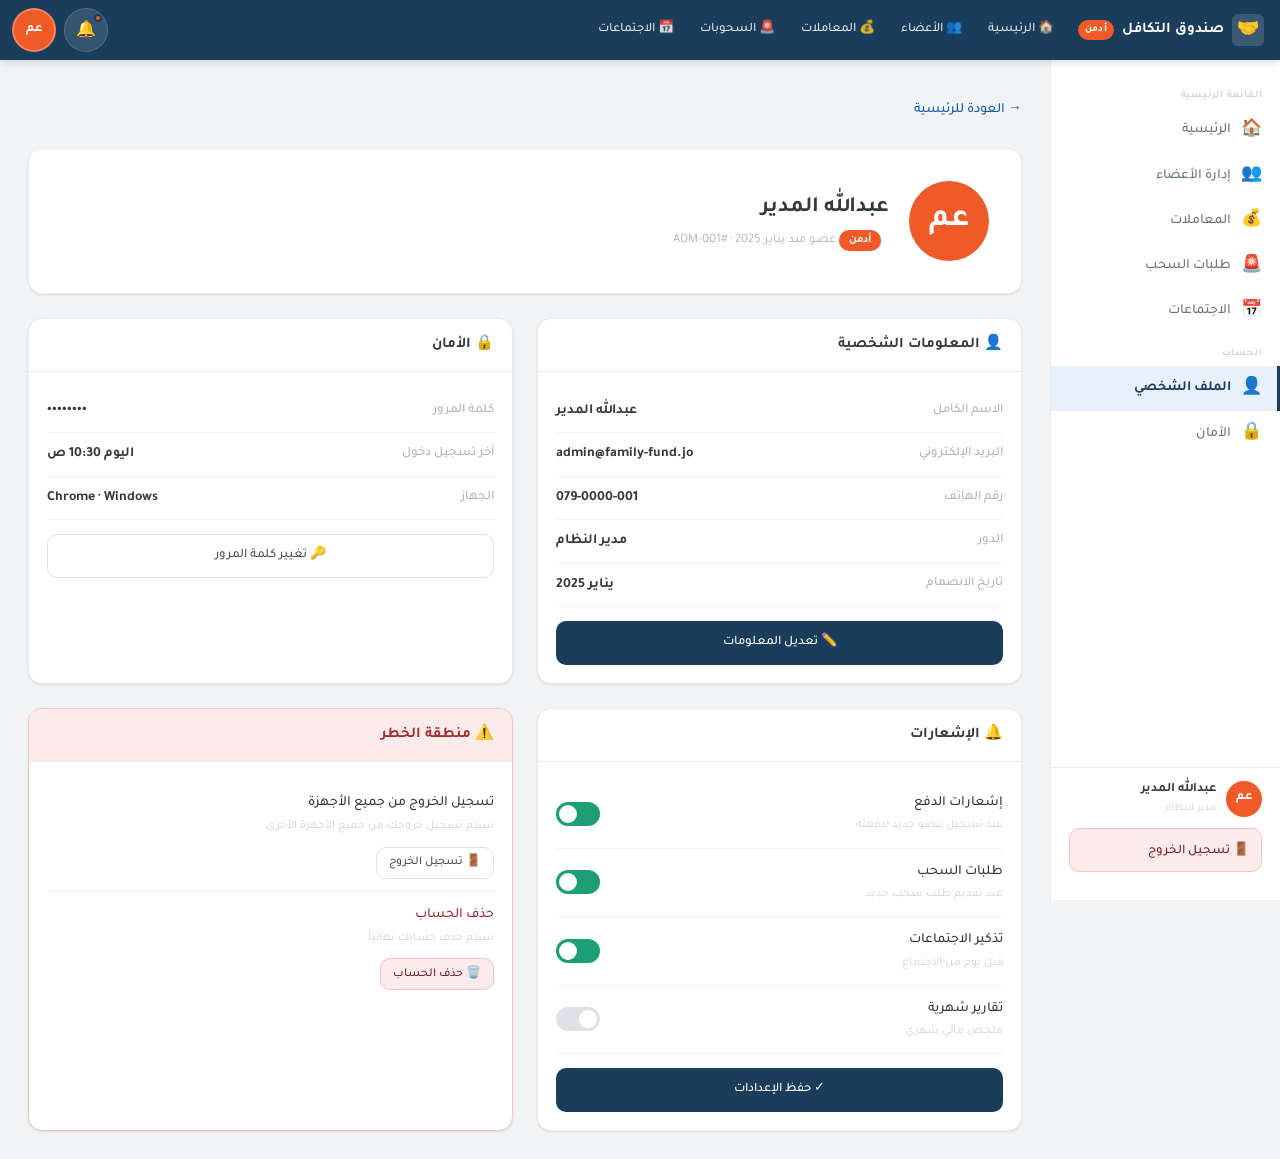
<file: profile.html>
<!DOCTYPE html>
<html lang="ar" dir="rtl">
<head>
  <meta charset="UTF-8">
  <meta name="viewport" content="width=device-width, initial-scale=1.0">
  <title>الملف الشخصي · صندوق التكافل العائلي</title>
  <link rel="stylesheet" href="assets/shared.css">
  <style>
    .page-wrap{max-width:900px;margin:0 auto;padding:1.5rem;}
    .profile-header{background:#fff;border:1px solid var(--gray-200);border-radius:var(--radius-lg);padding:2rem;box-shadow:var(--shadow-sm);margin-bottom:1.5rem;display:flex;align-items:center;gap:20px;flex-wrap:wrap;}
    .ph-avatar{width:80px;height:80px;border-radius:50%;display:flex;align-items:center;justify-content:center;font-size:32px;font-weight:700;flex-shrink:0;}
    .ph-info h1{font-size:22px;font-weight:700;color:var(--gray-800);margin:0 0 4px;}
    .ph-info .role{font-size:13px;color:var(--gray-500);}
    .ph-info .role .badge{display:inline-flex;align-items:center;padding:2px 10px;border-radius:10px;font-size:11px;font-weight:600;margin-right:8px;}
    .badge-admin{background:var(--accent);color:#fff;}
    .badge-member{background:var(--success);color:#fff;}
    .settings-grid{display:grid;grid-template-columns:1fr;gap:1.5rem;}
    @media(min-width:768px){.settings-grid{grid-template-columns:1fr 1fr;}}
    .settings-card{background:#fff;border:1px solid var(--gray-200);border-radius:var(--radius-lg);box-shadow:var(--shadow-sm);overflow:hidden;}
    .sc-header{padding:14px 18px;border-bottom:1px solid var(--gray-200);}
    .sc-header h2{font-size:15px;font-weight:700;color:var(--gray-800);margin:0;display:flex;align-items:center;gap:7px;}
    .sc-body{padding:18px;}
    .info-row{display:flex;align-items:center;justify-content:space-between;padding:10px 0;border-bottom:1px solid var(--gray-100);flex-wrap:wrap;gap:4px;}
    .info-row:last-child{border-bottom:none;}
    .info-row .lbl{font-size:13px;color:var(--gray-500);font-weight:500;}
    .info-row .val{font-size:14px;font-weight:600;color:var(--gray-800);}
    .toggle-row{display:flex;align-items:center;justify-content:space-between;padding:12px 0;border-bottom:1px solid var(--gray-100);gap:12px;}
    .toggle-row:last-child{border-bottom:none;}
    .toggle-info .t-title{font-size:14px;font-weight:500;color:var(--gray-800);}
    .toggle-info .t-desc{font-size:12px;color:var(--gray-400);margin-top:2px;}
    .toggle-switch{position:relative;width:44px;height:24px;flex-shrink:0;}
    .toggle-switch input{opacity:0;width:0;height:0;}
    .toggle-slider{position:absolute;cursor:pointer;inset:0;background:var(--gray-300);border-radius:24px;transition:.2s;}
    .toggle-slider:before{content:'';position:absolute;height:18px;width:18px;right:3px;bottom:3px;background:#fff;border-radius:50%;transition:.2s;}
    .toggle-switch input:checked+.toggle-slider{background:var(--success);}
    .toggle-switch input:checked+.toggle-slider:before{transform:translateX(-20px);}
    .danger-zone{border-color:var(--danger-border);}
    .danger-zone .sc-header{background:var(--danger-light);}
    .danger-zone .sc-header h2{color:var(--danger);}
    .password-req{font-size:11px;color:var(--gray-400);margin-top:4px;display:flex;align-items:center;gap:4px;}
    .password-req.met{color:var(--success);}
    .password-req .icon{font-size:12px;}
  </style>
</head>
<body>

<nav class="app-navbar">
  <button class="nav-toggle" onclick="MobileNav.toggleSidebar()" aria-label="القائمة">☰</button>
  <a href="admin-dashboard.html" class="navbar-brand">
    <div class="brand-icon">🤝</div>
    <span>صندوق التكافل</span>
    <span class="role-badge role-admin">أدمن</span>
  </a>
  <div class="nav-links">
    <a href="admin-dashboard.html" class="nav-link">🏠 الرئيسية</a>
    <a href="members.html"         class="nav-link">👥 الأعضاء</a>
    <a href="transactions.html"    class="nav-link">💰 المعاملات</a>
    <a href="withdrawals.html"     class="nav-link">🚨 السحوبات</a>
    <a href="meetings.html"        class="nav-link">📅 الاجتماعات</a>
  </div>
  <div class="navbar-right">
    <button class="notif-btn">🔔<span class="notif-dot"></span></button>
    <div class="user-avatar">عم</div>
  </div>
</nav>

<div class="sidebar-overlay"></div>
<div class="app-layout">
  <aside class="sidebar">
    <div class="sidebar-header">
      <span class="brand">🤝 صندوق التكافل</span>
      <button class="sidebar-close" onclick="MobileNav.closeSidebar()">✕</button>
    </div>
    <div class="sidebar-section-title">القائمة الرئيسية</div>
    <a href="admin-dashboard.html" class="sidebar-link"><span class="s-icon">🏠</span> الرئيسية</a>
    <a href="members.html"         class="sidebar-link"><span class="s-icon">👥</span> إدارة الأعضاء</a>
    <a href="transactions.html"    class="sidebar-link"><span class="s-icon">💰</span> المعاملات</a>
    <a href="withdrawals.html"     class="sidebar-link"><span class="s-icon">🚨</span> طلبات السحب</a>
    <a href="meetings.html"        class="sidebar-link"><span class="s-icon">📅</span> الاجتماعات</a>
    <div class="sidebar-section-title">الحساب</div>
    <a href="profile.html" class="sidebar-link active"><span class="s-icon">👤</span> الملف الشخصي</a>
    <a href="#" class="sidebar-link" onclick="showModal('changePasswordModal');return false;"><span class="s-icon">🔒</span> الأمان</a>
    <div class="sidebar-footer">
      <div class="sidebar-user">
        <div class="u-avatar">عم</div>
        <div><div class="u-name">عبدالله المدير</div><div class="u-role">مدير النظام</div></div>
      </div>
      <button class="btn-logout" onclick="Auth.logout()">🚪 تسجيل الخروج</button>
    </div>
  </aside>

  <main class="main-content">
    <div class="page-wrap" style="max-width:none;padding:0;">
      <a href="admin-dashboard.html" class="back-link">→ العودة للرئيسية</a>

      <div class="profile-header">
        <div class="ph-avatar" style="background:var(--accent);color:#fff;">عم</div>
        <div class="ph-info">
          <h1>عبدالله المدير</h1>
          <div class="role">
            <span class="badge badge-admin">أدمن</span>
            عضو منذ يناير 2025 · #ADM-001
          </div>
        </div>
      </div>

      <div class="settings-grid">
        <div class="settings-card">
          <div class="sc-header"><h2>👤 المعلومات الشخصية</h2></div>
          <div class="sc-body">
            <div class="info-row"><span class="lbl">الاسم الكامل</span><span class="val">عبدالله المدير</span></div>
            <div class="info-row"><span class="lbl">البريد الإلكتروني</span><span class="val">admin@family-fund.jo</span></div>
            <div class="info-row"><span class="lbl">رقم الهاتف</span><span class="val">079-0000-001</span></div>
            <div class="info-row"><span class="lbl">الدور</span><span class="val">مدير النظام</span></div>
            <div class="info-row"><span class="lbl">تاريخ الانضمام</span><span class="val">يناير 2025</span></div>
            <button class="btn-primary-custom" style="width:100%;justify-content:center;margin-top:14px;" onclick="showModal('editProfileModal')">✏️ تعديل المعلومات</button>
          </div>
        </div>

        <div class="settings-card">
          <div class="sc-header"><h2>🔒 الأمان</h2></div>
          <div class="sc-body">
            <div class="info-row"><span class="lbl">كلمة المرور</span><span class="val">••••••••</span></div>
            <div class="info-row"><span class="lbl">آخر تسجيل دخول</span><span class="val">اليوم 10:30 ص</span></div>
            <div class="info-row"><span class="lbl">الجهاز</span><span class="val">Chrome · Windows</span></div>
            <button class="btn-outline-custom" style="width:100%;justify-content:center;margin-top:14px;" onclick="showModal('changePasswordModal')">🔑 تغيير كلمة المرور</button>
          </div>
        </div>

        <div class="settings-card">
          <div class="sc-header"><h2>🔔 الإشعارات</h2></div>
          <div class="sc-body">
            <div class="toggle-row">
              <div class="toggle-info"><div class="t-title">إشعارات الدفع</div><div class="t-desc">عند تسجيل عضو جديد لدفعته</div></div>
              <label class="toggle-switch"><input type="checkbox" checked><span class="toggle-slider"></span></label>
            </div>
            <div class="toggle-row">
              <div class="toggle-info"><div class="t-title">طلبات السحب</div><div class="t-desc">عند تقديم طلب سحب جديد</div></div>
              <label class="toggle-switch"><input type="checkbox" checked><span class="toggle-slider"></span></label>
            </div>
            <div class="toggle-row">
              <div class="toggle-info"><div class="t-title">تذكير الاجتماعات</div><div class="t-desc">قبل يوم من الاجتماع</div></div>
              <label class="toggle-switch"><input type="checkbox" checked><span class="toggle-slider"></span></label>
            </div>
            <div class="toggle-row">
              <div class="toggle-info"><div class="t-title">تقارير شهرية</div><div class="t-desc">ملخص مالي شهري</div></div>
              <label class="toggle-switch"><input type="checkbox"><span class="toggle-slider"></span></label>
            </div>
            <button class="btn-primary-custom" style="width:100%;justify-content:center;margin-top:14px;" onclick="saveNotifications()">✓ حفظ الإعدادات</button>
          </div>
        </div>

        <div class="settings-card danger-zone">
          <div class="sc-header"><h2>⚠️ منطقة الخطر</h2></div>
          <div class="sc-body">
            <div style="padding:12px 0;border-bottom:1px solid var(--gray-100);">
              <div style="font-size:14px;font-weight:500;color:var(--gray-800);">تسجيل الخروج من جميع الأجهزة</div>
              <div style="font-size:12px;color:var(--gray-400);margin-top:3px;margin-bottom:10px;">سيتم تسجيل خروجك من جميع الأجهزة الأخرى</div>
              <button class="btn-outline-custom btn-sm-custom" onclick="logoutAll()">🚪 تسجيل الخروج</button>
            </div>
            <div style="padding:12px 0;">
              <div style="font-size:14px;font-weight:500;color:var(--danger);">حذف الحساب</div>
              <div style="font-size:12px;color:var(--gray-400);margin-top:3px;margin-bottom:10px;">سيتم حذف حسابك نهائياً</div>
              <button class="btn-danger-custom btn-sm-custom" onclick="deleteAccount()">🗑️ حذف الحساب</button>
            </div>
          </div>
        </div>
      </div>
    </div>
  </main>
</div>

<div class="modal-overlay" id="editProfileModal" onclick="closeModalOutside(event,'editProfileModal')">
  <div class="modal-box">
    <div class="modal-header">
      <h3>✏️ تعديل المعلومات</h3>
      <button class="modal-close" onclick="hideModal('editProfileModal')">✕</button>
    </div>
    <div class="modal-body">
      <div class="form-group">
        <label class="form-label">الاسم الكامل <span class="req">*</span></label>
        <input type="text" id="edit_name" class="form-control-custom" value="عبدالله المدير">
      </div>
      <div class="form-group">
        <label class="form-label">البريد الإلكتروني <span class="req">*</span></label>
        <input type="email" id="edit_email" class="form-control-custom" value="admin@family-fund.jo">
      </div>
      <div class="form-group">
        <label class="form-label">رقم الهاتف</label>
        <input type="tel" id="edit_phone" class="form-control-custom" value="079-0000-001">
      </div>
    </div>
    <div class="modal-footer">
      <button class="btn-outline-custom" onclick="hideModal('editProfileModal')">إلغاء</button>
      <button class="btn-primary-custom" onclick="saveProfile()">✓ حفظ التعديلات</button>
    </div>
  </div>
</div>

<div class="modal-overlay" id="changePasswordModal" onclick="closeModalOutside(event,'changePasswordModal')">
  <div class="modal-box">
    <div class="modal-header">
      <h3>🔑 تغيير كلمة المرور</h3>
      <button class="modal-close" onclick="hideModal('changePasswordModal')">✕</button>
    </div>
    <div class="modal-body">
      <div class="form-group">
        <label class="form-label">كلمة المرور الحالية <span class="req">*</span></label>
        <input type="password" id="cp_current" class="form-control-custom" placeholder="أدخل كلمة المرور الحالية">
      </div>
      <div class="form-group">
        <label class="form-label">كلمة المرور الجديدة <span class="req">*</span></label>
        <input type="password" id="cp_new" class="form-control-custom" placeholder="أدخل كلمة المرور الجديدة" oninput="checkPassword()">
        <div class="password-req" id="req_len"><span class="icon">○</span> 8 أحرف على الأقل</div>
        <div class="password-req" id="req_upper"><span class="icon">○</span> حرف كبير واحد</div>
        <div class="password-req" id="req_num"><span class="icon">○</span> رقم واحد</div>
        <div class="password-req" id="req_special"><span class="icon">○</span> رمز خاص (!@#$)</div>
      </div>
      <div class="form-group">
        <label class="form-label">تأكيد كلمة المرور <span class="req">*</span></label>
        <input type="password" id="cp_confirm" class="form-control-custom" placeholder="أعد كتابة كلمة المرور">
      </div>
    </div>
    <div class="modal-footer">
      <button class="btn-outline-custom" onclick="hideModal('changePasswordModal')">إلغاء</button>
      <button class="btn-primary-custom" onclick="changePassword()">✓ تغيير كلمة المرور</button>
    </div>
  </div>
</div>

<script src="assets/shared.js"></script>
<script>
function showModal(id){ document.getElementById(id).classList.add('open'); document.body.style.overflow='hidden'; }
function hideModal(id){ document.getElementById(id).classList.remove('open'); document.body.style.overflow=''; }
function closeModalOutside(e,id){ if(e.target.id===id) hideModal(id); }
function saveProfile(){ hideModal('editProfileModal'); Toast.success('✅ تم حفظ المعلومات بنجاح'); }
function saveNotifications(){ Toast.success('✅ تم حفظ إعدادات الإشعارات'); }
function logoutAll(){ UI.confirm('هل تريد تسجيل الخروج من جميع الأجهزة؟', ()=>{ Toast.success('تم تسجيل الخروج من جميع الأجهزة'); }); }
function deleteAccount(){ UI.confirm('⚠️ هل تريد حذف حسابك نهائياً؟ هذا الإجراء لا يمكن التراجع عنه.', ()=>{ Toast.error('تم حذف الحساب'); }); }
function changePassword(){
  const cur = document.getElementById('cp_current').value;
  const nw  = document.getElementById('cp_new').value;
  const conf= document.getElementById('cp_confirm').value;
  if(!cur){ Toast.warning('أدخل كلمة المرور الحالية'); return; }
  if(!nw){ Toast.warning('أدخل كلمة المرور الجديدة'); return; }
  if(nw!==conf){ Toast.warning('كلمتا المرور غير متطابقتين'); return; }
  hideModal('changePasswordModal');
  Toast.success('✅ تم تغيير كلمة المرور بنجاح');
}
function checkPassword(){
  const pw = document.getElementById('cp_new').value;
  const checks = [
    { id:'req_len',     test: pw.length>=8 },
    { id:'req_upper',   test: /[A-Z]/.test(pw) },
    { id:'req_num',     test: /[0-9]/.test(pw) },
    { id:'req_special', test: /[!@#$%^&*(),.?":{}|<>]/.test(pw) },
  ];
  checks.forEach(c => {
    const el = document.getElementById(c.id);
    if(c.test){ el.classList.add('met'); el.querySelector('.icon').textContent='●'; }
    else      { el.classList.remove('met'); el.querySelector('.icon').textContent='○'; }
  });
}
</script>
</body>
</html>
</file>
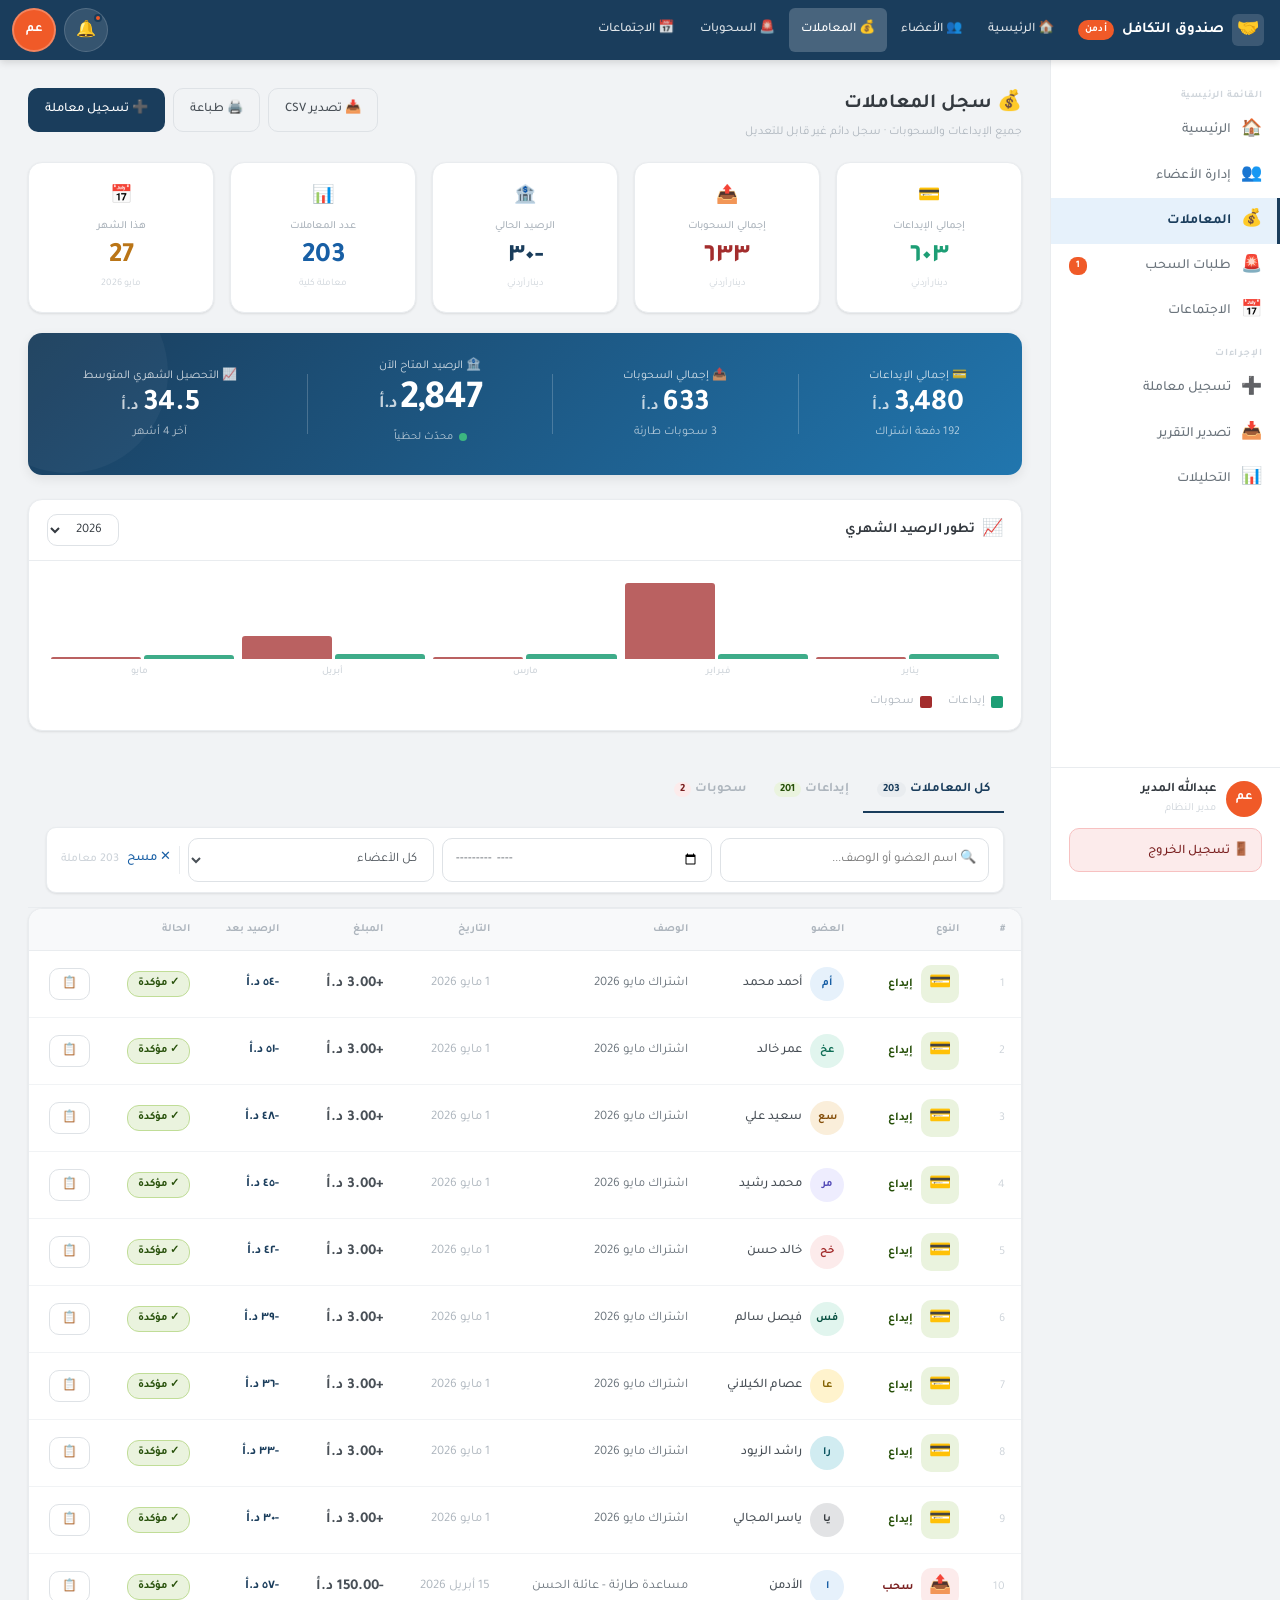
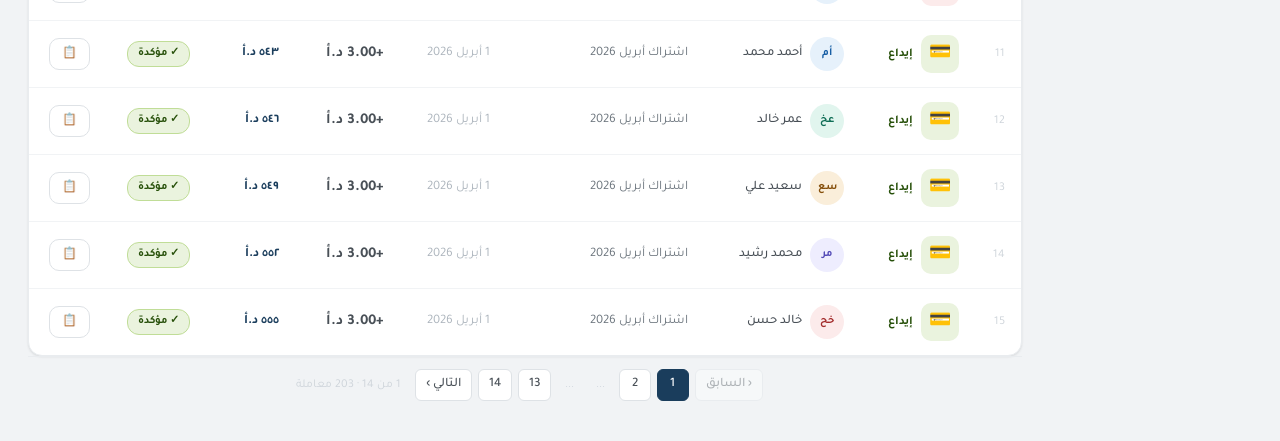
<file: transactions.html>
<!DOCTYPE html>
<html lang="ar" dir="rtl">
<head>
  <meta charset="UTF-8">
  <meta name="viewport" content="width=device-width, initial-scale=0.0">
  <title>المعاملات · صندوق التكافل العائلي</title>
  <link rel="stylesheet" href="assets/shared.css">
  <style>
    .balance-strip{
      background:linear-gradient(135deg,var(--primary) 0%,#1e5f8e 60%,#2176ae 100%);
      border-radius:var(--radius-lg); padding:1.5rem 2rem;
      color:#fff; display:flex; align-items:center;
      justify-content:space-around; flex-wrap:wrap; gap:1.5rem;
      margin-bottom:1.5rem; box-shadow:var(--shadow-md);
      position:relative; overflow:hidden;
    }
    .balance-strip::before{content:'';position:absolute;top:-60px;left:-60px;width:200px;height:200px;border-radius:50%;background:rgba(255,255,255,.04);}
    .bs-item{text-align:center;}
    .bs-item .lbl{font-size:12px;opacity:.8;margin-bottom:4px;}
    .bs-item .val{font-size:30px;font-weight:700;line-height:1;}
    .bs-item .sub{font-size:12px;opacity:.65;margin-top:3px;}
    .bs-divider{width:1px;height:60px;background:rgba(255,255,255,.2);}

    .type-icon{width:38px;height:38px;border-radius:10px;display:flex;align-items:center;justify-content:center;font-size:18px;flex-shrink:0;}
    .type-deposit{background:var(--success-light);}
    .type-withdrawal{background:var(--danger-light);}

    .amount-plus{color:var(--success);font-size:15px;font-weight:700;}
    .amount-minus{color:var(--danger);font-size:15px;font-weight:700;}

    .detail-row{display:flex;align-items:center;justify-content:space-between;padding:11px 0;border-bottom:1px solid var(--gray-100);}
    .detail-row:last-child{border-bottom:none;}
    .detail-row .dlbl{font-size:13px;color:var(--gray-500);font-weight:500;}
    .detail-row .dval{font-size:14px;font-weight:700;color:var(--gray-800);}

    .form-row{display:grid;grid-template-columns:1fr 1fr;gap:12px;}

    .chart-wrap{display:flex;align-items:flex-end;gap:8px;height:80px;padding:0 4px;}
    .chart-bar-group{display:flex;align-items:flex-end;gap:3px;flex:1;}
    .chart-bar{flex:1;border-radius:3px 3px 0 0;transition:height .4s ease,opacity .2s;cursor:pointer;min-width:8px;}
    .chart-bar:hover{opacity:.8;}
    .chart-labels{display:flex;gap:8px;margin-top:5px;}
    .chart-label{flex:1;text-align:center;font-size:10px;color:var(--gray-400);font-weight:500;}

    .audit-tag{display:inline-flex;align-items:center;gap:4px;background:var(--info-light);color:var(--info-dark);border:1px solid var(--info-border);padding:2px 8px;border-radius:10px;font-size:11px;font-weight:600;}

    @media(max-width:700px){.bs-divider{display:none;}.form-row{grid-template-columns:1fr;}}
  </style>
</head>
<body>

<nav class="app-navbar">
  <button class="nav-toggle" onclick="MobileNav.toggleSidebar()" aria-label="القائمة">☰</button>
  <a href="admin-dashboard.html" class="navbar-brand">
    <div class="brand-icon">🤝</div>
    <span>صندوق التكافل</span>
    <span class="role-badge role-admin">أدمن</span>
  </a>
  <div class="nav-links">
    <a href="admin-dashboard.html" class="nav-link">🏠 الرئيسية</a>
    <a href="members.html"         class="nav-link">👥 الأعضاء</a>
    <a href="transactions.html"    class="nav-link active">💰 المعاملات</a>
    <a href="withdrawals.html"     class="nav-link">🚨 السحوبات</a>
    <a href="meetings.html"        class="nav-link">📅 الاجتماعات</a>
  </div>
  <div class="navbar-right">
    <button class="notif-btn">🔔<span class="notif-dot"></span></button>
    <div class="user-avatar">عم</div>
  </div>
</nav>

<div class="sidebar-overlay"></div>
<div class="app-layout">
  <aside class="sidebar">
    <div class="sidebar-header">
      <span class="brand">🤝 صندوق التكافل</span>
      <button class="sidebar-close" onclick="MobileNav.closeSidebar()">✕</button>
    </div>
    <div class="sidebar-section-title">القائمة الرئيسية</div>
    <a href="admin-dashboard.html" class="sidebar-link"><span class="s-icon">🏠</span> الرئيسية</a>
    <a href="members.html"         class="sidebar-link"><span class="s-icon">👥</span> إدارة الأعضاء</a>
    <a href="transactions.html"    class="sidebar-link active"><span class="s-icon">💰</span> المعاملات</a>
    <a href="withdrawals.html"     class="sidebar-link"><span class="s-icon">🚨</span> طلبات السحب<span class="sidebar-badge">1</span></a>
    <a href="meetings.html"        class="sidebar-link"><span class="s-icon">📅</span> الاجتماعات</a>
    <div class="sidebar-section-title">الإجراءات</div>
    <a href="#" class="sidebar-link" onclick="showModal('addTxModal');return false;"><span class="s-icon">➕</span> تسجيل معاملة</a>
    <a href="#" class="sidebar-link" onclick="exportData();return false;"><span class="s-icon">📥</span> تصدير التقرير</a>
    <a href="#" class="sidebar-link"><span class="s-icon">📊</span> التحليلات</a>
    <div class="sidebar-footer">
      <div class="sidebar-user">
        <div class="u-avatar">عم</div>
        <div><div class="u-name">عبدالله المدير</div><div class="u-role">مدير النظام</div></div>
      </div>
      <button class="btn-logout" onclick="Auth.logout()">🚪 تسجيل الخروج</button>
    </div>
  </aside>

  <main class="main-content">

    <div class="topbar">
      <div class="topbar-left">
        <h1>💰 سجل المعاملات</h1>
        <p>جميع الإيداعات والسحوبات · سجل دائم غير قابل للتعديل</p>
      </div>
      <div class="topbar-actions">
        <button class="btn-outline-custom" onclick="exportData()">📥 تصدير CSV</button>
        <button class="btn-outline-custom" onclick="exportData()">🖨️ طباعة</button>
        <button class="btn-primary-custom" onclick="showModal('addTxModal')">➕ تسجيل معاملة</button>
      </div>
    </div>

    <div class="stats-row">
      <div class="stat-card">
        <span class="stat-icon">💳</span>
        <div class="stat-label">إجمالي الإيداعات</div>
        <div class="stat-value" style="color:var(--success);" id="statDeposits">3,480</div>
        <div class="stat-sub">دينار أردني</div>
      </div>
      <div class="stat-card">
        <span class="stat-icon">📤</span>
        <div class="stat-label">إجمالي السحوبات</div>
        <div class="stat-value" style="color:var(--danger);" id="statWithdrawals">633</div>
        <div class="stat-sub">دينار أردني</div>
      </div>
      <div class="stat-card">
        <span class="stat-icon">🏦</span>
        <div class="stat-label">الرصيد الحالي</div>
        <div class="stat-value" style="color:var(--primary);" id="statBalance">2,847</div>
        <div class="stat-sub">دينار أردني</div>
      </div>
      <div class="stat-card">
        <span class="stat-icon">📊</span>
        <div class="stat-label">عدد المعاملات</div>
        <div class="stat-value" style="color:var(--info);" id="statCount">24</div>
        <div class="stat-sub">معاملة كلية</div>
      </div>
      <div class="stat-card">
        <span class="stat-icon">📅</span>
        <div class="stat-label">هذا الشهر</div>
        <div class="stat-value" style="color:var(--warning);" id="statMonth">27</div>
        <div class="stat-sub">مايو 2026</div>
      </div>
    </div>

    <div class="balance-strip">
      <div class="bs-item">
        <div class="lbl">💳 إجمالي الإيداعات</div>
        <div class="val">3,480<small style="font-size:16px;opacity:.75;"> د.أ</small></div>
        <div class="sub">192 دفعة اشتراك</div>
      </div>
      <div class="bs-divider"></div>
      <div class="bs-item">
        <div class="lbl">📤 إجمالي السحوبات</div>
        <div class="val">633<small style="font-size:16px;opacity:.75;"> د.أ</small></div>
        <div class="sub">3 سحوبات طارئة</div>
      </div>
      <div class="bs-divider"></div>
      <div class="bs-item">
        <div class="lbl">🏦 الرصيد المتاح الآن</div>
        <div class="val" style="font-size:40px;letter-spacing:-1px;">2,847<small style="font-size:18px;opacity:.75;"> د.أ</small></div>
        <div class="bh-live"><span class="live-dot"></span> محدّث لحظياً</div>
      </div>
      <div class="bs-divider"></div>
      <div class="bs-item">
        <div class="lbl">📈 التحصيل الشهري المتوسط</div>
        <div class="val">34.5<small style="font-size:16px;opacity:.75;"> د.أ</small></div>
        <div class="sub">آخر 4 أشهر</div>
      </div>
    </div>

    <div class="panel" style="margin-bottom:1.5rem;">
      <div class="panel-header">
        <h2><span class="ph-icon">📈</span> تطور الرصيد الشهري</h2>
        <div>
          <select id="chartYear" onchange="renderChart()" class="form-control-custom" style="min-height:2rem;padding:0.25rem 0.75rem;font-size:0.8125rem;">
            <option value="2026">2026</option>
            <option value="2025">2025</option>
          </select>
        </div>
      </div>
      <div class="panel-body">
        <div class="chart-wrap" id="chartBars"></div>
        <div class="chart-labels" id="chartLabels"></div>
        <div style="display:flex;gap:16px;margin-top:12px;font-size:12px;">
          <span style="display:flex;align-items:center;gap:6px;color:var(--gray-500);"><span style="width:12px;height:12px;background:var(--success);border-radius:2px;display:inline-block;"></span>إيداعات</span>
          <span style="display:flex;align-items:center;gap:6px;color:var(--gray-500);"><span style="width:12px;height:12px;background:var(--danger);border-radius:2px;display:inline-block;"></span>سحوبات</span>
        </div>
      </div>
    </div>

    <div class="tx-table-wrap">
      <div style="padding:14px 18px;border-bottom:1px solid var(--gray-200);">
        <div class="tab-bar" style="margin-bottom:14px;">
          <button class="tab-btn active" id="tab-all"        onclick="setTab('all')">كل المعاملات <span id="cnt-all" style="font-size:11px;background:var(--gray-200);padding:1px 6px;border-radius:8px;margin-right:4px;"></span></button>
          <button class="tab-btn"        id="tab-deposit"    onclick="setTab('deposit')">إيداعات <span id="cnt-deposit" style="font-size:11px;background:var(--success-light);color:var(--success-dark);padding:1px 6px;border-radius:8px;margin-right:4px;"></span></button>
          <button class="tab-btn"        id="tab-withdrawal" onclick="setTab('withdrawal')">سحوبات <span id="cnt-withdrawal" style="font-size:11px;background:var(--danger-light);color:var(--danger-dark);padding:1px 6px;border-radius:8px;margin-right:4px;"></span></button>
        </div>
        <div class="filter-bar" style="margin-bottom:0;border-radius:var(--radius-md);padding:10px 14px;">
          <input type="text" id="searchTx"   placeholder="🔍 اسم العضو أو الوصف..." oninput="applyFilters()">
          <input type="month" id="filterMonth" onchange="applyFilters()" title="فلتر الشهر">
          <select id="filterMember" onchange="applyFilters()">
            <option value="">كل الأعضاء</option>
          </select>
          <div class="filter-sep"></div>
          <span class="filter-clear" onclick="clearFilters()">✕ مسح</span>
          <span class="filter-result" id="filterResult">24 معاملة</span>
        </div>
      </div>

      <div class="table-wrap">
        <table class="data-table" id="txTable">
          <thead>
            <tr>
              <th>#</th>
              <th>النوع</th>
              <th>العضو</th>
              <th>الوصف</th>
              <th>التاريخ</th>
              <th>المبلغ</th>
              <th>الرصيد بعد</th>
              <th>الحالة</th>
              <th></th>
            </tr>
          </thead>
          <tbody id="txTbody"></tbody>
        </table>
      </div>

      <div class="empty-state" id="txEmpty" style="display:none;">
        <span class="es-icon">🔍</span>
        <p>لا توجد معاملات تطابق الفلتر</p>
      </div>

      <div class="pagination" id="pagination"></div>
    </div>

  </main>
</div>


<div class="modal-overlay" id="detailModal" onclick="closeModalOutside(event,'detailModal')">
  <div class="modal-box">
    <div class="modal-header" id="detailModalHeader">
      <h3>📋 تفاصيل المعاملة</h3>
      <button class="modal-close" onclick="hideModal('detailModal')">✕</button>
    </div>
    <div class="modal-body" id="detailModalBody"></div>
    <div class="modal-footer">
      <button class="btn-outline-custom" onclick="hideModal('detailModal')">إغلاق</button>
      <button class="btn-outline-custom" onclick="printTx()">🖨️ طباعة</button>
    </div>
  </div>
</div>


<div class="modal-overlay" id="addTxModal" onclick="closeModalOutside(event,'addTxModal')">
  <div class="modal-box">
    <div class="modal-header">
      <h3>➕ تسجيل معاملة جديدة</h3>
      <button class="modal-close" onclick="hideModal('addTxModal')">✕</button>
    </div>
    <div class="modal-body">
      <div class="form-group">
        <label class="form-label">نوع المعاملة <span class="req">*</span></label>
        <select id="tx_type" class="form-control-custom" onchange="toggleTxFields()">
          <option value="">— اختر النوع —</option>
          <option value="deposit">💳 إيداع (اشتراك شهري)</option>
          <option value="withdrawal">📤 سحب طارئ</option>
        </select>
      </div>
      <div id="tx_member_wrap" class="form-group">
        <label class="form-label">العضو <span class="req">*</span></label>
        <select id="tx_member" class="form-control-custom">
          <option value="">— اختر العضو —</option>
        </select>
      </div>
      <div id="tx_month_wrap" class="form-group" style="display:none;">
        <label class="form-label">شهر الاشتراك <span class="req">*</span></label>
        <select id="tx_month" class="form-control-custom">
          <option value="2026-05">مايو 2026</option>
          <option value="2026-04">أبريل 2026</option>
          <option value="2026-03">مارس 2026</option>
        </select>
      </div>
      <div class="form-row">
        <div class="form-group">
          <label class="form-label">المبلغ (د.أ) <span class="req">*</span></label>
          <input type="number" id="tx_amount" class="form-control-custom" value="3" min="0.5" step="0.5">
        </div>
        <div class="form-group">
          <label class="form-label">التاريخ <span class="req">*</span></label>
          <input type="date" id="tx_date" class="form-control-custom">
        </div>
      </div>
      <div class="form-group">
        <label class="form-label">الوصف <span class="req">*</span></label>
        <input type="text" id="tx_desc" class="form-control-custom" placeholder="مثال: اشتراك مايو 2026">
      </div>
      <div id="tx_withdrawal_info" class="form-group" style="display:none;">
        <label class="form-label">تفاصيل السحب</label>
        <textarea id="tx_reason" class="form-control-custom" rows="2" placeholder="سبب السحب بالتفصيل..."></textarea>
      </div>
      <div class="alert-info" id="tx_immutable_note">
        🔒 المعاملات سجل دائم لا يمكن تعديله أو حذفه بعد الحفظ
      </div>
    </div>
    <div class="modal-footer">
      <button class="btn-outline-custom" onclick="hideModal('addTxModal')">إلغاء</button>
      <button class="btn-primary-custom" onclick="saveTransaction()">✓ حفظ المعاملة</button>
    </div>
  </div>
</div>


<script src="assets/shared.js"></script>
<script>
const MEMBER_NAMES = ['أحمد محمد','عمر خالد','سعيد علي','محمد رشيد','خالد حسن','فيصل سالم','عصام الكيلاني','راشد الزيود','ياسر المجالي','نادر العبابسة','بلال الشرمان','وسيم الحوامدة'];
const MEMBER_COLORS = [['#E6F1FB','#185FA5'],['#E1F5EE','#0F6E56'],['#FAEEDA','#854F0B'],['#EEEDFE','#534AB7'],['#FCEBEB','#A32D2D'],['#E1F5EE','#085041'],['#FFF3CD','#856404'],['#D1ECF1','#0C5460'],['#E2E3E5','#383D41'],['#E6F1FB','#185FA5'],['#FAEEDA','#854F0B'],['#E1F5EE','#0F6E56']];

let TRANSACTIONS = [];
let runningBalance = 0;
let txId = 1;

const monthRange = [
  ['2025-01-01','يناير 2025'],['2025-02-01','فبراير 2025'],['2025-03-01','مارس 2025'],
  ['2025-04-01','أبريل 2025'],['2025-05-01','مايو 2025'],['2025-06-01','يونيو 2025'],
  ['2025-07-01','يوليو 2025'],['2025-08-01','أغسطس 2025'],['2025-09-01','سبتمبر 2025'],
  ['2025-10-01','أكتوبر 2025'],['2025-11-01','نوفمبر 2025'],['2025-12-01','ديسمبر 2025'],
  ['2026-01-01','يناير 2026'],['2026-02-01','فبراير 2026'],['2026-03-01','مارس 2026'],
  ['2026-04-01','أبريل 2026'],
];

monthRange.forEach(([date, label]) => {
  MEMBER_NAMES.forEach((name, idx) => {
    runningBalance += 3;
    TRANSACTIONS.push({ id: txId++, type:'deposit', member:name, memberIdx:idx, desc:`اشتراك ${label}`, date, amount:3, balanceAfter:runningBalance, status:'confirmed', ref:`TXN-${String(txId).padStart(4,'0')}` });
  });
});

runningBalance -= 483;
TRANSACTIONS.push({ id:txId++, type:'withdrawal', member:'الأدمن', memberIdx:0, desc:'مساعدة وفاة - والد أبو سالم', date:'2026-02-10', amount:483, balanceAfter:runningBalance, status:'confirmed', ref:'WTH-0001' });
runningBalance -= 150;
TRANSACTIONS.push({ id:txId++, type:'withdrawal', member:'الأدمن', memberIdx:0, desc:'مساعدة طارئة - عائلة الحسن', date:'2026-04-15', amount:150, balanceAfter:runningBalance, status:'confirmed', ref:'WTH-0002' });

MEMBER_NAMES.slice(0,9).forEach((name,idx) => {
  runningBalance += 3;
  TRANSACTIONS.push({ id:txId++, type:'deposit', member:name, memberIdx:idx, desc:'اشتراك مايو 2026', date:'2026-05-01', amount:3, balanceAfter:runningBalance, status:'confirmed', ref:`TXN-${String(txId).padStart(4,'0')}` });
});

TRANSACTIONS.sort((a,b) => new Date(b.date)-new Date(a.date));

let currentTab = 'all';
let filtered   = [...TRANSACTIONS];
const PAGE_SIZE = 15;
let currentPage = 1;

function setTab(tab) {
  currentTab = tab;
  ['all','deposit','withdrawal'].forEach(t => {
    document.getElementById('tab-'+t).classList.toggle('active', t===tab);
  });
  applyFilters();
}

function applyFilters() {
  const q     = document.getElementById('searchTx').value.trim().toLowerCase();
  const month = document.getElementById('filterMonth').value;
  const mem   = document.getElementById('filterMember').value;

  filtered = TRANSACTIONS.filter(tx => {
    if(currentTab==='deposit'    && tx.type!=='deposit')    return false;
    if(currentTab==='withdrawal' && tx.type!=='withdrawal') return false;
    if(q && !tx.member.toLowerCase().includes(q) && !tx.desc.toLowerCase().includes(q)) return false;
    if(month && !tx.date.startsWith(month)) return false;
    if(mem   && tx.member !== mem) return false;
    return true;
  });

  currentPage = 1;
  document.getElementById('filterResult').textContent = filtered.length + ' معاملة';
  updateCounts();
  renderPage();
}

function clearFilters() {
  document.getElementById('searchTx').value='';
  document.getElementById('filterMonth').value='';
  document.getElementById('filterMember').value='';
  applyFilters();
}

function updateCounts() {
  document.getElementById('cnt-all').textContent       = TRANSACTIONS.length;
  document.getElementById('cnt-deposit').textContent   = TRANSACTIONS.filter(t=>t.type==='deposit').length;
  document.getElementById('cnt-withdrawal').textContent= TRANSACTIONS.filter(t=>t.type==='withdrawal').length;
}

function renderPage() {
  const start = (currentPage-1)*PAGE_SIZE;
  const page  = filtered.slice(start, start+PAGE_SIZE);
  const tbody = document.getElementById('txTbody');
  const empty = document.getElementById('txEmpty');

  if(!filtered.length){ tbody.innerHTML=''; empty.style.display='block'; renderPagination(); return; }
  empty.style.display='none';

  const dateLabel = d => {
    const dt = new Date(d);
    const months=['يناير','فبراير','مارس','أبريل','مايو','يونيو','يوليو','أغسطس','سبتمبر','أكتوبر','نوفمبر','ديسمبر'];
    return `${dt.getDate()} ${months[dt.getMonth()]} ${dt.getFullYear()}`;
  };

  tbody.innerHTML = page.map((tx,i) => {
    const isD   = tx.type==='deposit';
    const num   = start+i+1;
    const c     = MEMBER_COLORS[tx.memberIdx%MEMBER_COLORS.length];
    const init  = tx.member.split(' ').map(w=>w[0]).join('').slice(0,2);
    return `<tr style="cursor:pointer;" onclick="openDetail(${tx.id})">
      <td style="color:var(--gray-400);font-size:12px;">${num}</td>
      <td>
        <div style="display:flex;align-items:center;gap:8px;">
          <div class="type-icon ${isD?'type-deposit':'type-withdrawal'}">${isD?'💳':'📤'}</div>
          <span style="font-size:12px;font-weight:600;color:${isD?'var(--success-dark)':'var(--danger-dark)'};">${isD?'إيداع':'سحب'}</span>
        </div>
      </td>
      <td>
        <div style="display:flex;align-items:center;gap:8px;">
          <div class="member-avatar" style="background:${c[0]};color:${c[1]};font-size:11px;">${init}</div>
          <span style="font-weight:500;font-size:13px;">${tx.member}</span>
        </div>
      </td>
      <td style="font-size:13px;color:var(--gray-600);max-width:200px;white-space:nowrap;overflow:hidden;text-overflow:ellipsis;">${tx.desc}</td>
      <td style="font-size:13px;color:var(--gray-500);white-space:nowrap;">${dateLabel(tx.date)}</td>
      <td class="${isD?'amount-plus':'amount-minus'}">${isD?'+':'-'}${tx.amount.toFixed(2)} د.أ</td>
      <td style="font-size:13px;font-weight:600;color:var(--primary);">${tx.balanceAfter.toLocaleString('ar-JO')} د.أ</td>
      <td><span class="badge-paid">✓ مؤكدة</span></td>
      <td>
        <button class="btn-outline-custom btn-sm-custom" onclick="event.stopPropagation();openDetail(${tx.id})">📋</button>
      </td>
    </tr>`;
  }).join('');

  renderPagination();
}

function renderPagination() {
  const total = Math.ceil(filtered.length/PAGE_SIZE);
  const pg    = document.getElementById('pagination');
  if(total<=1){ pg.innerHTML=''; return; }
  let html = `<button class="page-btn" onclick="goPage(${currentPage-1})" ${currentPage===1?'disabled':''}>‹ السابق</button>`;
  for(let i=1;i<=total;i++){
    if(total>7 && i>2 && i<total-1 && Math.abs(i-currentPage)>1){ if(i===3||i===total-2) html+='<span class="page-info">...</span>'; continue; }
    html+=`<button class="page-btn ${i===currentPage?'active':''}" onclick="goPage(${i})">${i}</button>`;
  }
  html+=`<button class="page-btn" onclick="goPage(${currentPage+1})" ${currentPage===total?'disabled':''}>التالي ›</button>`;
  html+=`<span class="page-info">${currentPage} من ${total} · ${filtered.length} معاملة</span>`;
  pg.innerHTML=html;
}

function goPage(p) {
  const total=Math.ceil(filtered.length/PAGE_SIZE);
  if(p<1||p>total) return;
  currentPage=p; renderPage();
  document.querySelector('.tx-table-wrap').scrollIntoView({behavior:'smooth',block:'start'});
}

function openDetail(id) {
  const tx = TRANSACTIONS.find(t=>t.id===id);
  if(!tx) return;
  const isD = tx.type==='deposit';
  const c   = MEMBER_COLORS[tx.memberIdx%MEMBER_COLORS.length];
  const init= tx.member.split(' ').map(w=>w[0]).join('').slice(0,2);
  const dt  = new Date(tx.date);
  const months=['يناير','فبراير','مارس','أبريل','مايو','يونيو','يوليو','أغسطس','سبتمبر','أكتوبر','نوفمبر','ديسمبر'];
  const dateStr = `${dt.getDate()} ${months[dt.getMonth()]} ${dt.getFullYear()}`;

  document.getElementById('detailModalHeader').innerHTML = `
    <h3>${isD?'💳 تفاصيل الإيداع':'📤 تفاصيل السحب'}</h3>
    <button class="modal-close" onclick="hideModal('detailModal')">✕</button>`;

  document.getElementById('detailModalBody').innerHTML = `
    <div style="text-align:center;padding:1rem 0 1.5rem;">
      <div style="width:64px;height:64px;border-radius:50%;background:${isD?'var(--success-light)':'var(--danger-light)'};display:flex;align-items:center;justify-content:center;font-size:28px;margin:0 auto 10px;">${isD?'💳':'📤'}</div>
      <div style="font-size:38px;font-weight:700;color:${isD?'var(--success)':'var(--danger)'};">${isD?'+':'-'}${tx.amount.toFixed(2)} د.أ</div>
      <div style="font-size:13px;color:var(--gray-400);margin-top:4px;">${tx.desc}</div>
    </div>
    <div style="background:var(--gray-50);border-radius:var(--radius-md);padding:14px;">
      <div class="detail-row"><span class="dlbl">رقم المرجع</span><span class="dval"><span class="audit-tag">#${tx.ref}</span></span></div>
      <div class="detail-row">
        <span class="dlbl">العضو</span>
        <span class="dval" style="display:flex;align-items:center;gap:8px;">
          <div class="member-avatar" style="background:${c[0]};color:${c[1]};font-size:11px;width:28px;height:28px;">${init}</div>
          ${tx.member}
        </span>
      </div>
      <div class="detail-row"><span class="dlbl">التاريخ</span><span class="dval">${dateStr}</span></div>
      <div class="detail-row"><span class="dlbl">النوع</span><span class="dval">${isD?'<span class="badge-paid">إيداع</span>':'<span class="badge-danger">سحب</span>'}</span></div>
      <div class="detail-row"><span class="dlbl">الرصيد بعد المعاملة</span><span class="dval" style="color:var(--primary);">${tx.balanceAfter.toLocaleString('ar-JO')} د.أ</span></div>
      <div class="detail-row"><span class="dlbl">الحالة</span><span class="dval"><span class="badge-paid">✓ مؤكدة ودائمة</span></span></div>
      <div class="detail-row"><span class="dlbl">سُجّلت بواسطة</span><span class="dval">عبدالله المدير</span></div>
    </div>
    <div class="alert-info" style="margin-top:14px;margin-bottom:0;">
      🔒 هذه المعاملة مسجلة بشكل دائم ولا يمكن تعديلها أو حذفها للحفاظ على سلامة السجل المالي
    </div>`;

  showModal('detailModal');
}

function toggleTxFields() {
  const type = document.getElementById('tx_type').value;
  document.getElementById('tx_month_wrap').style.display     = type==='deposit'    ? 'block':'none';
  document.getElementById('tx_withdrawal_info').style.display= type==='withdrawal' ? 'block':'none';
  if(type==='deposit')   { document.getElementById('tx_amount').value=3; document.getElementById('tx_desc').value='اشتراك '; }
  if(type==='withdrawal'){ document.getElementById('tx_amount').value=''; document.getElementById('tx_desc').value=''; }
}

function saveTransaction() {
  const type   = document.getElementById('tx_type').value;
  const member = document.getElementById('tx_member').value;
  const amount = parseFloat(document.getElementById('tx_amount').value);
  const date   = document.getElementById('tx_date').value;
  const desc   = document.getElementById('tx_desc').value.trim();

  if(!type)   { Toast.warning('اختر نوع المعاملة');    return; }
  if(!member) { Toast.warning('اختر العضو');           return; }
  if(!amount||amount<=0){ Toast.warning('أدخل المبلغ'); return; }
  if(!date)   { Toast.warning('أدخل التاريخ');         return; }
  if(!desc)   { Toast.warning('أدخل الوصف');           return; }

  const isD = type==='deposit';
  const newBal = isD ? runningBalance+amount : runningBalance-amount;
  if(!isD && newBal<0){ Toast.error('المبلغ يتجاوز الرصيد المتاح'); return; }

  const newTx = {
    id: ++txId, type, member, memberIdx: MEMBER_NAMES.indexOf(member),
    desc, date, amount, balanceAfter: newBal,
    status:'confirmed', ref:`TXN-${String(txId).padStart(4,'0')}`
  };
  runningBalance = newBal;
  TRANSACTIONS.unshift(newTx);

  hideModal('addTxModal');
  Toast.success(`✅ تم تسجيل المعاملة: ${isD?'+':'-'}${amount} د.أ`);
  applyFilters();
  updateStats();
}

function renderChart() {
  const months=['يناير','فبراير','مارس','أبريل','مايو'];
  const year = document.getElementById('chartYear').value;
  const data = months.map((m,i) => {
    const prefix = `${year}-${String(i+1).padStart(2,'0')}`;
    const deps = TRANSACTIONS.filter(t=>t.type==='deposit'    && t.date.startsWith(prefix)).reduce((s,t)=>s+t.amount,0);
    const wds  = TRANSACTIONS.filter(t=>t.type==='withdrawal' && t.date.startsWith(prefix)).reduce((s,t)=>s+t.amount,0);
    return { month:m, deps, wds };
  });
  const maxVal = Math.max(...data.flatMap(d=>[d.deps,d.wds]), 1);
  document.getElementById('chartBars').innerHTML = data.map(d => `
    <div class="chart-bar-group">
      <div class="chart-bar" style="height:${Math.max((d.deps/maxVal)*76,2)}px;background:var(--success);opacity:.85;" title="إيداعات: ${d.deps} د.أ"></div>
      <div class="chart-bar" style="height:${Math.max((d.wds/maxVal)*76,d.wds?4:2)}px;background:var(--danger);opacity:.75;" title="سحوبات: ${d.wds} د.أ"></div>
    </div>`).join('');
  document.getElementById('chartLabels').innerHTML = data.map(d=>`<span class="chart-label">${d.month}</span>`).join('');
}

function updateStats() {
  const deps = TRANSACTIONS.filter(t=>t.type==='deposit').reduce((s,t)=>s+t.amount,0);
  const wds  = TRANSACTIONS.filter(t=>t.type==='withdrawal').reduce((s,t)=>s+t.amount,0);
  document.getElementById('statDeposits').textContent    = deps.toLocaleString('ar-JO');
  document.getElementById('statWithdrawals').textContent = wds.toLocaleString('ar-JO');
  document.getElementById('statBalance').textContent     = (deps-wds).toLocaleString('ar-JO');
  document.getElementById('statCount').textContent       = TRANSACTIONS.length;
}

function exportData() { Toast.info('📥 جاري تحضير ملف التصدير...'); }
function printTx()    { Toast.info('🖨️ جاري فتح نافذة الطباعة...'); }

function showModal(id) { document.getElementById(id).classList.add('open'); document.body.style.overflow='hidden'; }
function hideModal(id) { document.getElementById(id).classList.remove('open'); document.body.style.overflow=''; }
function closeModalOutside(e,id){ if(e.target.id===id) hideModal(id); }

function populateSelects() {
  const opts = MEMBER_NAMES.map(n=>`<option value="${n}">${n}</option>`).join('');
  document.getElementById('filterMember').innerHTML = '<option value="">كل الأعضاء</option>'+opts;
  document.getElementById('tx_member').innerHTML    = '<option value="">— اختر العضو —</option>'+opts;
  const today = new Date().toISOString().split('T')[0];
  document.getElementById('tx_date').value = today;
}

document.addEventListener('DOMContentLoaded', () => {
  populateSelects();
  updateCounts();
  applyFilters();
  renderChart();
  updateStats();
});
</script>
</body>
</html>
</file>
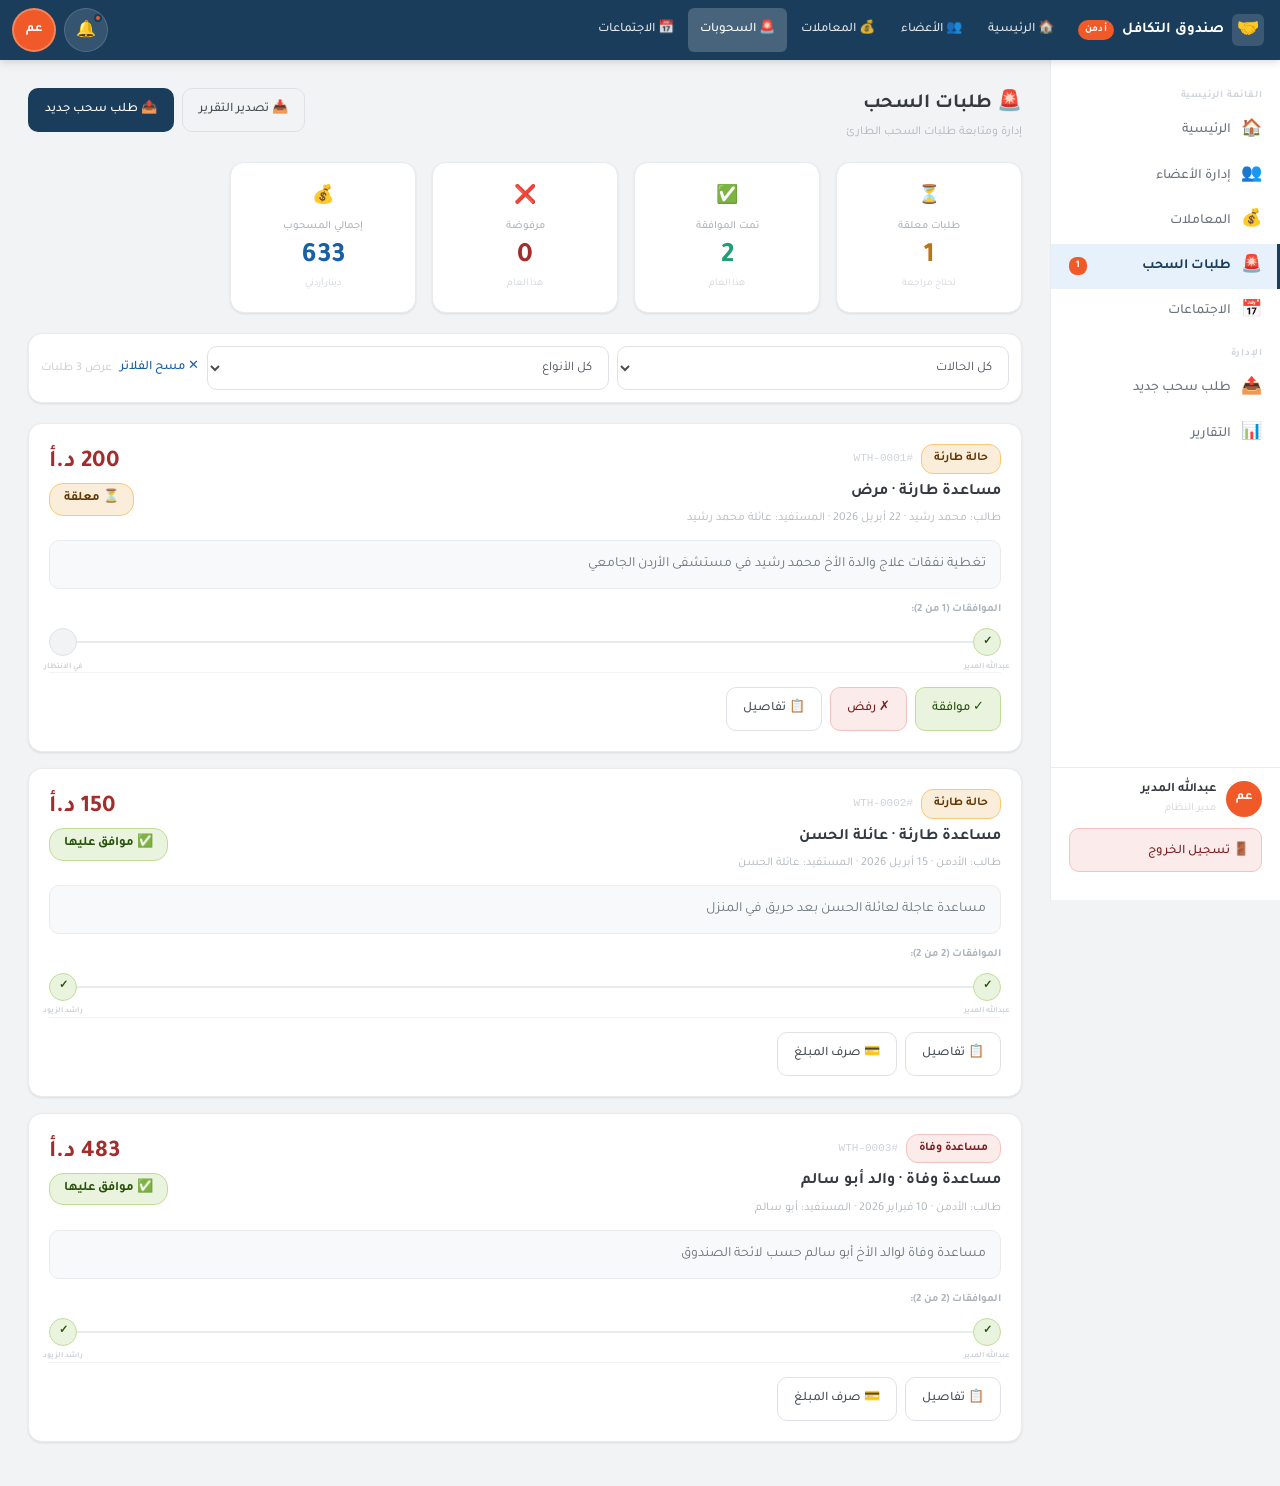
<file: withdrawals.html>
<!DOCTYPE html>
<html lang="ar" dir="rtl">
<head>
  <meta charset="UTF-8">
  <meta name="viewport" content="width=device-width, initial-scale=1.0">
  <title>طلبات السحب · صندوق التكافل العائلي</title>
  <link rel="stylesheet" href="assets/shared.css">
  <style>
    .wd-card{background:#fff;border:1px solid var(--gray-200);border-radius:var(--radius-lg);padding:20px;margin-bottom:16px;box-shadow:var(--shadow-sm);transition:box-shadow .15s;}
    .wd-card:hover{box-shadow:var(--shadow-md);}
    .wd-card-header{display:flex;align-items:flex-start;justify-content:space-between;gap:12px;margin-bottom:12px;}
    .wd-type-badge{display:inline-flex;align-items:center;gap:5px;padding:4px 12px;border-radius:12px;font-size:12px;font-weight:600;}
    .wd-type-emergency{background:var(--warning-light);color:var(--warning-dark);border:1px solid var(--warning-border);}
    .wd-type-death{background:var(--danger-light);color:var(--danger-dark);border:1px solid var(--danger-border);}
    .wd-type-medical{background:var(--info-light);color:var(--info-dark);border:1px solid var(--info-border);}
    .wd-type-other{background:var(--gray-100);color:var(--gray-600);border:1px solid var(--gray-200);}
    .wd-amount{font-size:24px;font-weight:700;color:var(--danger);}
    .wd-title{font-size:16px;font-weight:700;color:var(--gray-800);margin-bottom:4px;}
    .wd-meta{font-size:12px;color:var(--gray-500);}
    .wd-reason{font-size:14px;color:var(--gray-600);background:var(--gray-50);border:1px solid var(--gray-200);border-radius:var(--radius-md);padding:12px 14px;margin:12px 0;line-height:1.6;}
    .wd-actions{display:flex;gap:8px;flex-wrap:wrap;margin-top:16px;padding-top:14px;border-top:1px solid var(--gray-100);}
    .status-pill{display:inline-flex;align-items:center;gap:5px;padding:5px 14px;border-radius:14px;font-size:13px;font-weight:600;}
    .status-pending{background:var(--warning-light);color:var(--warning-dark);border:1px solid var(--warning-border);}
    .status-approved{background:var(--success-light);color:var(--success-dark);border:1px solid var(--success-border);}
    .status-rejected{background:var(--danger-light);color:var(--danger-dark);border:1px solid var(--danger-border);}
    .wd-ref{font-size:11px;color:var(--gray-400);font-family:monospace;}
  </style>
</head>
<body>

<nav class="app-navbar">
  <button class="nav-toggle" onclick="MobileNav.toggleSidebar()" aria-label="القائمة">☰</button>
  <a href="admin-dashboard.html" class="navbar-brand">
    <div class="brand-icon">🤝</div>
    <span>صندوق التكافل</span>
    <span class="role-badge role-admin">أدمن</span>
  </a>
  <div class="nav-links">
    <a href="admin-dashboard.html" class="nav-link">🏠 الرئيسية</a>
    <a href="members.html"         class="nav-link">👥 الأعضاء</a>
    <a href="transactions.html"    class="nav-link">💰 المعاملات</a>
    <a href="withdrawals.html"     class="nav-link active">🚨 السحوبات</a>
    <a href="meetings.html"        class="nav-link">📅 الاجتماعات</a>
  </div>
  <div class="navbar-right">
    <button class="notif-btn">🔔<span class="notif-dot"></span></button>
    <div class="user-avatar">عم</div>
  </div>
</nav>

<div class="sidebar-overlay"></div>
<div class="app-layout">
  <aside class="sidebar">
    <div class="sidebar-header">
      <span class="brand">🤝 صندوق التكافل</span>
      <button class="sidebar-close" onclick="MobileNav.closeSidebar()">✕</button>
    </div>
    <div class="sidebar-section-title">القائمة الرئيسية</div>
    <a href="admin-dashboard.html" class="sidebar-link"><span class="s-icon">🏠</span> الرئيسية</a>
    <a href="members.html"         class="sidebar-link"><span class="s-icon">👥</span> إدارة الأعضاء</a>
    <a href="transactions.html"    class="sidebar-link"><span class="s-icon">💰</span> المعاملات</a>
    <a href="withdrawals.html"     class="sidebar-link active"><span class="s-icon">🚨</span> طلبات السحب<span class="sidebar-badge">1</span></a>
    <a href="meetings.html"        class="sidebar-link"><span class="s-icon">📅</span> الاجتماعات</a>
    <div class="sidebar-section-title">الإدارة</div>
    <a href="#" class="sidebar-link" onclick="showModal('newWithdrawalModal');return false;"><span class="s-icon">📤</span> طلب سحب جديد</a>
    <a href="#" class="sidebar-link"><span class="s-icon">📊</span> التقارير</a>
    <div class="sidebar-footer">
      <div class="sidebar-user">
        <div class="u-avatar">عم</div>
        <div><div class="u-name">عبدالله المدير</div><div class="u-role">مدير النظام</div></div>
      </div>
      <button class="btn-logout" onclick="Auth.logout()">🚪 تسجيل الخروج</button>
    </div>
  </aside>

  <main class="main-content">
    <div class="topbar">
      <div class="topbar-left">
        <h1>🚨 طلبات السحب</h1>
        <p>إدارة ومتابعة طلبات السحب الطارئ</p>
      </div>
      <div class="topbar-right">
        <button class="btn-outline-custom" onclick="exportWithdrawals()">📥 تصدير التقرير</button>
        <button class="btn-primary-custom" onclick="showModal('newWithdrawalModal')">📤 طلب سحب جديد</button>
      </div>
    </div>

    <div class="stats-row">
      <div class="stat-card">
        <span class="stat-icon">⏳</span>
        <div class="stat-label">طلبات معلقة</div>
        <div class="stat-value" style="color:var(--warning);" id="statPending">1</div>
        <div class="stat-sub">تحتاج مراجعة</div>
      </div>
      <div class="stat-card">
        <span class="stat-icon">✅</span>
        <div class="stat-label">تمت الموافقة</div>
        <div class="stat-value" style="color:var(--success);" id="statApproved">2</div>
        <div class="stat-sub">هذا العام</div>
      </div>
      <div class="stat-card">
        <span class="stat-icon">❌</span>
        <div class="stat-label">مرفوضة</div>
        <div class="stat-value" style="color:var(--danger);" id="statRejected">0</div>
        <div class="stat-sub">هذا العام</div>
      </div>
      <div class="stat-card">
        <span class="stat-icon">💰</span>
        <div class="stat-label">إجمالي المسحوب</div>
        <div class="stat-value" style="color:var(--info);" id="statTotal">633</div>
        <div class="stat-sub">دينار أردني</div>
      </div>
    </div>

    <div class="filter-bar">
      <select id="filterStatus" onchange="applyFilters()">
        <option value="all">كل الحالات</option>
        <option value="pending">معلقة</option>
        <option value="approved">موافق عليها</option>
        <option value="rejected">مرفوضة</option>
      </select>
      <select id="filterType" onchange="applyFilters()">
        <option value="all">كل الأنواع</option>
        <option value="emergency">حالة طارئة</option>
        <option value="death">مساعدة وفاة</option>
        <option value="medical">مساعدة طبية</option>
        <option value="other">أخرى</option>
      </select>
      <span class="filter-clear" onclick="clearFilters()">✕ مسح الفلاتر</span>
      <span class="filter-result" id="filterResult">عرض 3 طلبات</span>
    </div>

    <div id="withdrawalsList"></div>

    <div class="empty-state" id="emptyState" style="display:none;">
      <span class="es-icon">📋</span>
      <p>لا توجد طلبات سحب تطابق الفلتر</p>
    </div>
  </main>
</div>

<div class="modal-overlay" id="newWithdrawalModal" onclick="closeModalOutside(event,'newWithdrawalModal')">
  <div class="modal-box">
    <div class="modal-header">
      <h3>📤 طلب سحب طارئ</h3>
      <button class="modal-close" onclick="hideModal('newWithdrawalModal')">✕</button>
    </div>
    <div class="modal-body">
      <div class="form-group">
        <label class="form-label">نوع السحب <span class="req">*</span></label>
        <select id="wd_type" class="form-control-custom">
          <option value="">— اختر النوع —</option>
          <option value="death">مساعدة وفاة</option>
          <option value="emergency">حالة طارئة</option>
          <option value="medical">مساعدة طبية</option>
          <option value="other">أخرى</option>
        </select>
      </div>
      <div class="form-group">
        <label class="form-label">المستفيد / سبب الطلب <span class="req">*</span></label>
        <input type="text" id="wd_beneficiary" class="form-control-custom" placeholder="مثال: عائلة الأخ أحمد - وفاة والدة">
      </div>
      <div class="form-group">
        <label class="form-label">المبلغ المطلوب (د.أ) <span class="req">*</span></label>
        <input type="number" id="wd_amount" class="form-control-custom" placeholder="0.00" min="1">
        <div class="form-text">الرصيد المتاح: 2,847 د.أ</div>
      </div>
      <div class="form-group">
        <label class="form-label">الوصف التفصيلي <span class="req">*</span></label>
        <textarea id="wd_desc" class="form-control-custom" rows="3" placeholder="اشرح سبب الطلب بالتفصيل..."></textarea>
      </div>
      <div class="form-group">
        <label class="form-label">يتطلب موافقة</label>
        <select id="wd_approvals" class="form-control-custom">
          <option value="1">موافقة واحدة (أدمن)</option>
          <option value="2" selected>موافقتان (أدمنان)</option>
          <option value="3">3 موافقات</option>
        </select>
      </div>
    </div>
    <div class="modal-footer">
      <button class="btn-outline-custom" onclick="hideModal('newWithdrawalModal')">إلغاء</button>
      <button class="btn-danger-custom" onclick="saveWithdrawal()">📤 إرسال الطلب</button>
    </div>
  </div>
</div>

<div class="modal-overlay" id="detailModal" onclick="closeModalOutside(event,'detailModal')">
  <div class="modal-box" style="max-width:520px;">
    <div class="modal-header" id="detailModalHeader"></div>
    <div class="modal-body" id="detailModalBody"></div>
    <div class="modal-footer" id="detailModalFooter"></div>
  </div>
</div>

<script src="assets/shared.js"></script>
<script>
const WITHDRAWALS = [
  { id:1, ref:'WTH-0001', type:'emergency', typeLabel:'حالة طارئة', title:'مساعدة طارئة · مرض', applicant:'محمد رشيد', applicantInitials:'مر', applicantColor:'#EEEDFE', applicantTc:'#534AB7', beneficiary:'عائلة محمد رشيد', amount:200, date:'22 أبريل 2026', dateShort:'2026-04-22', reason:'تغطية نفقات علاج والدة الأخ محمد رشيد في مستشفى الأردن الجامعي', status:'pending', approvalsRequired:2, approvalsGiven:1, approvers:['عبدالله المدير','في الانتظار'] },
  { id:2, ref:'WTH-0002', type:'emergency', typeLabel:'حالة طارئة', title:'مساعدة طارئة · عائلة الحسن', applicant:'الأدمن', applicantInitials:'عم', applicantColor:'#D1ECF1', applicantTc:'#0C5460', beneficiary:'عائلة الحسن', amount:150, date:'15 أبريل 2026', dateShort:'2026-04-15', reason:'مساعدة عاجلة لعائلة الحسن بعد حريق في المنزل', status:'approved', approvalsRequired:2, approvalsGiven:2, approvers:['عبدالله المدير','راشد الزيود'] },
  { id:3, ref:'WTH-0003', type:'death', typeLabel:'مساعدة وفاة', title:'مساعدة وفاة · والد أبو سالم', applicant:'الأدمن', applicantInitials:'عم', applicantColor:'#D1ECF1', applicantTc:'#0C5460', beneficiary:'أبو سالم', amount:483, date:'10 فبراير 2026', dateShort:'2026-02-10', reason:'مساعدة وفاة لوالد الأخ أبو سالم حسب لائحة الصندوق', status:'approved', approvalsRequired:2, approvalsGiven:2, approvers:['عبدالله المدير','راشد الزيود'] },
];

let filtered = [...WITHDRAWALS];

function typeBadge(type) {
  const map = { emergency:'wd-type-emergency', death:'wd-type-death', medical:'wd-type-medical', other:'wd-type-other' };
  const labels = { emergency:'حالة طارئة', death:'مساعدة وفاة', medical:'مساعدة طبية', other:'أخرى' };
  return `<span class="wd-type-badge ${map[type]}">${labels[type]}</span>`;
}

function statusPill(status) {
  const map = { pending:'status-pending', approved:'status-approved', rejected:'status-rejected' };
  const labels = { pending:'⏳ معلقة', approved:'✅ موافق عليها', rejected:'❌ مرفوضة' };
  return `<span class="status-pill ${map[status]}">${labels[status]}</span>`;
}

function approvalTrack(wd) {
  let html = '<div class="appr-track">';
  for(let i=0;i<wd.approvalsRequired;i++){
    if(i>0) html+='<div class="appr-line"></div>';
    if(i<wd.approvalsGiven){
      html+=`<div class="appr-dot appr-done" title="${wd.approvers[i]}">✓<span class="appr-label">${wd.approvers[i]}</span></div>`;
    } else {
      html+=`<div class="appr-dot appr-pending"><span class="appr-label">${wd.approvers[i]}</span></div>`;
    }
  }
  html+='</div>';
  return html;
}

function renderWithdrawals(list) {
  const container = document.getElementById('withdrawalsList');
  if(!list.length){ container.innerHTML=''; document.getElementById('emptyState').style.display='block'; return; }
  document.getElementById('emptyState').style.display='none';
  container.innerHTML = list.map(wd => `
    <div class="wd-card" id="wd_${wd.id}">
      <div class="wd-card-header">
        <div>
          <div style="display:flex;align-items:center;gap:8px;margin-bottom:6px;flex-wrap:wrap;">
            ${typeBadge(wd.type)}
            <span class="wd-ref">#${wd.ref}</span>
          </div>
          <div class="wd-title">${wd.title}</div>
          <div class="wd-meta">طالب: ${wd.applicant} · ${wd.date} · المستفيد: ${wd.beneficiary}</div>
        </div>
        <div style="text-align:left;">
          <div class="wd-amount">${wd.amount} د.أ</div>
          ${statusPill(wd.status)}
        </div>
      </div>
      <div class="wd-reason">${wd.reason}</div>
      <div style="font-size:11px;color:var(--gray-500);font-weight:600;">
        الموافقات (${wd.approvalsGiven} من ${wd.approvalsRequired}):
      </div>
      ${approvalTrack(wd)}
      <div class="wd-actions">
        ${wd.status==='pending'?`
          <button class="btn-success-custom" onclick="approveWithdrawal(${wd.id})">✓ موافقة</button>
          <button class="btn-danger-custom" onclick="rejectWithdrawal(${wd.id})">✗ رفض</button>
        `:''}
        <button class="btn-outline-custom" onclick="viewDetail(${wd.id})">📋 تفاصيل</button>
        ${wd.status==='approved'?`<button class="btn-outline-custom" onclick="processPayout(${wd.id})">💳 صرف المبلغ</button>`:''}
      </div>
    </div>`).join('');
  document.getElementById('filterResult').textContent = `عرض ${list.length} طلبات`;
}

function applyFilters() {
  const status = document.getElementById('filterStatus').value;
  const type = document.getElementById('filterType').value;
  filtered = WITHDRAWALS.filter(wd => {
    if(status!=='all' && wd.status!==status) return false;
    if(type!=='all' && wd.type!==type) return false;
    return true;
  });
  renderWithdrawals(filtered);
  updateStats();
}

function clearFilters() {
  document.getElementById('filterStatus').value='all';
  document.getElementById('filterType').value='all';
  applyFilters();
}

function updateStats() {
  const pending = WITHDRAWALS.filter(w=>w.status==='pending').length;
  const approved = WITHDRAWALS.filter(w=>w.status==='approved').length;
  const rejected = WITHDRAWALS.filter(w=>w.status==='rejected').length;
  const total = WITHDRAWALS.filter(w=>w.status==='approved').reduce((s,w)=>s+w.amount,0);
  document.getElementById('statPending').textContent = pending;
  document.getElementById('statApproved').textContent = approved;
  document.getElementById('statRejected').textContent = rejected;
  document.getElementById('statTotal').textContent = total;
  document.querySelector('.sidebar-badge').textContent = pending;
}

function approveWithdrawal(id) {
  UI.confirm('هل تؤكد الموافقة على طلب السحب؟', () => {
    const wd = WITHDRAWALS.find(w=>w.id===id);
    if(wd){ wd.status='approved'; wd.approvalsGiven=wd.approvalsRequired; }
    applyFilters();
    Toast.success('تمت الموافقة على طلب السحب');
  });
}

function rejectWithdrawal(id) {
  UI.confirm('هل تأكيد رفض طلب السحب؟', () => {
    const wd = WITHDRAWALS.find(w=>w.id===id);
    if(wd) wd.status='rejected';
    applyFilters();
    Toast.error('تم رفض طلب السحب');
  });
}

function viewDetail(id) {
  const wd = WITHDRAWALS.find(w=>w.id===id);
  if(!wd) return;
  document.getElementById('detailModalHeader').innerHTML = `
    <h3>📋 تفاصيل الطلب #${wd.ref}</h3>
    <button class="modal-close" onclick="hideModal('detailModal')">✕</button>`;
  document.getElementById('detailModalBody').innerHTML = `
    <div style="display:flex;align-items:center;gap:10px;margin-bottom:16px;flex-wrap:wrap;">
      ${typeBadge(wd.type)}
      ${statusPill(wd.status)}
    </div>
    <div style="display:grid;grid-template-columns:1fr 1fr;gap:12px;">
      <div class="info-item" style="background:var(--gray-50);border-radius:var(--radius-md);padding:10px 12px;"><div style="font-size:11px;color:var(--gray-400);font-weight:600;">المبلغ</div><div style="font-size:18px;font-weight:700;color:var(--danger);">${wd.amount} د.أ</div></div>
      <div class="info-item" style="background:var(--gray-50);border-radius:var(--radius-md);padding:10px 12px;"><div style="font-size:11px;color:var(--gray-400);font-weight:600;">المستفيد</div><div style="font-size:14px;font-weight:600;">${wd.beneficiary}</div></div>
      <div class="info-item" style="background:var(--gray-50);border-radius:var(--radius-md);padding:10px 12px;"><div style="font-size:11px;color:var(--gray-400);font-weight:600;">الطالب</div><div style="font-size:14px;font-weight:600;">${wd.applicant}</div></div>
      <div class="info-item" style="background:var(--gray-50);border-radius:var(--radius-md);padding:10px 12px;"><div style="font-size:11px;color:var(--gray-400);font-weight:600;">التاريخ</div><div style="font-size:14px;font-weight:600;">${wd.date}</div></div>
    </div>
    <div style="margin-top:16px;">
      <div style="font-size:12px;font-weight:600;color:var(--gray-500);margin-bottom:6px;">السبب:</div>
      <div style="background:var(--gray-50);border:1px solid var(--gray-200);border-radius:var(--radius-md);padding:12px;font-size:14px;color:var(--gray-600);line-height:1.6;">${wd.reason}</div>
    </div>
    <div style="margin-top:16px;">
      <div style="font-size:12px;font-weight:600;color:var(--gray-500);margin-bottom:8px;">الموافقات (${wd.approvalsGiven}/${wd.approvalsRequired}):</div>
      ${approvalTrack(wd)}
    </div>`;
  document.getElementById('detailModalFooter').innerHTML = `<button class="btn-outline-custom" onclick="hideModal('detailModal')">إغلاق</button>`;
  showModal('detailModal');
}

function processPayout(id) {
  UI.confirm('هل تريد تسجيل صرف المبلغ كمعاملة مالية؟', () => {
    Toast.success('✅ تم تسجيل صرف المبلغ في سجل المعاملات');
  });
}

function saveWithdrawal() {
  const type = document.getElementById('wd_type').value;
  const amount = document.getElementById('wd_amount').value;
  const desc = document.getElementById('wd_desc').value;
  if(!type){ Toast.warning('اختر نوع السحب'); return; }
  if(!amount){ Toast.warning('أدخل المبلغ'); return; }
  if(!desc){ Toast.warning('أدخل وصفاً تفصيلياً'); return; }
  if(parseFloat(amount)>2847){ Toast.error('المبلغ يتجاوز الرصيد'); return; }
  hideModal('newWithdrawalModal');
  Toast.success('✅ تم إرسال طلب السحب');
}

function exportWithdrawals(){ Toast.info('📥 جاري تحضير التقرير...'); }
function showModal(id){ document.getElementById(id).classList.add('open'); document.body.style.overflow='hidden'; }
function hideModal(id){ document.getElementById(id).classList.remove('open'); document.body.style.overflow=''; }
function closeModalOutside(e,id){ if(e.target.id===id) hideModal(id); }

document.addEventListener('DOMContentLoaded', () => { applyFilters(); });
</script>
</body>
</html>
</file>
<file: assets/shared.css>
/* ================================================
   صندوق التكافل العائلي - Responsive Shared Styles
   MOBILE-FIRST · RTL · Arabic UI
   Breakpoints: 480px (sm), 768px (md), 1024px (lg), 1280px (xl)
   ================================================ */

@import url('https://fonts.googleapis.com/css2?family=Tajawal:wght@300;400;500;700&display=swap');

/* ─── CSS Variables ─── */
:root {
  --primary:       #1a3d5c;
  --primary-hover: #1e5f8e;
  --primary-light: #e6f1fb;
  --accent:        #f05a28;
  --success:       #1D9E75;
  --success-light: #EAF3DE;
  --success-dark:  #27500A;
  --success-border:#C0DD97;
  --warning:       #BA7517;
  --warning-light: #FAEEDA;
  --warning-dark:  #633806;
  --warning-border:#FAC775;
  --danger:        #A32D2D;
  --danger-light:  #FCEBEB;
  --danger-dark:   #791F1F;
  --danger-border: #F7C1C1;
  --info:          #185FA5;
  --info-light:    #E6F1FB;
  --info-dark:     #0C447C;
  --info-border:   #85B7EB;
  --gray-50:       #f8f9fa;
  --gray-100:      #f1f3f5;
  --gray-200:      #e9ecef;
  --gray-300:      #dee2e6;
  --gray-400:      #ced4da;
  --gray-500:      #adb5bd;
  --gray-600:      #6c757d;
  --gray-700:      #495057;
  --gray-800:      #343a40;
  --gray-900:      #212529;
  --radius-sm:     0.375rem;   /* 6px */
  --radius-md:     0.625rem;   /* 10px */
  --radius-lg:     0.875rem;   /* 14px */
  --shadow-sm:     0 0.0625rem 0.1875rem rgba(0,0,0,.06), 0 0.0625rem 0.125rem rgba(0,0,0,.04);
  --shadow-md:     0 0.25rem 0.75rem rgba(0,0,0,.08);
  --shadow-lg:     0 0.625rem 1.875rem rgba(0,0,0,.12);
  --font:          'Tajawal', 'Segoe UI', Tahoma, sans-serif;
  --touch-min:     2.75rem;    /* 44px minimum touch target */
  --navbar-h:      3.75rem;    /* 60px */
  --sidebar-w:     14.375rem;  /* 230px */
}

/* ─── Reset & Base (Mobile-first) ─── */
*, *::before, *::after { box-sizing: border-box; }
html { direction: rtl; font-size: 100%; -webkit-text-size-adjust: 100%; }
body {
  font-family: var(--font);
  font-size: 0.9375rem;  /* 15px */
  color: var(--gray-800);
  background: var(--gray-100);
  margin: 0;
  line-height: 1.6;
  overflow-x: hidden;
  -webkit-font-smoothing: antialiased;
}
a { color: var(--info); text-decoration: none; }
a:hover { text-decoration: underline; }
img, video, canvas, svg { max-width: 100%; height: auto; display: block; }
input, select, textarea, button { font-family: inherit; font-size: inherit; }

/* ─── Scrollbar ─── */
::-webkit-scrollbar { width: 0.375rem; height: 0.375rem; }
::-webkit-scrollbar-track { background: transparent; }
::-webkit-scrollbar-thumb { background: var(--gray-300); border-radius: 0.1875rem; }
::-webkit-scrollbar-thumb:hover { background: var(--gray-400); }

/* ================================================
   NAVBAR - Mobile-first
   ================================================ */
.app-navbar {
  position: sticky;
  top: 0;
  z-index: 1030;
  height: var(--navbar-h);
  background: var(--primary);
  display: flex;
  align-items: center;
  padding: 0 0.75rem;
  gap: 0.5rem;
  box-shadow: 0 0.125rem 0.5rem rgba(0,0,0,.15);
}
.navbar-brand {
  color: #fff;
  font-size: 0.9375rem;
  font-weight: 700;
  display: flex;
  align-items: center;
  gap: 0.5rem;
  text-decoration: none;
  white-space: nowrap;
  min-height: var(--touch-min);
  padding: 0.25rem;
}
.brand-icon {
  width: 2rem;
  height: 2rem;
  background: rgba(255,255,255,.15);
  border-radius: var(--radius-sm);
  display: flex;
  align-items: center;
  justify-content: center;
  font-size: 1.125rem;
  flex-shrink: 0;
}

/* Hamburger button - mobile only */
.nav-toggle {
  display: flex;
  align-items: center;
  justify-content: center;
  width: var(--touch-min);
  height: var(--touch-min);
  background: rgba(255,255,255,.12);
  border: 1px solid rgba(255,255,255,.15);
  border-radius: var(--radius-sm);
  color: #fff;
  font-size: 1.25rem;
  cursor: pointer;
  flex-shrink: 0;
  transition: background .15s;
}
.nav-toggle:hover { background: rgba(255,255,255,.22); }

/* Nav links - hidden on mobile, shown as slide-down */
.nav-links {
  display: none;
  position: absolute;
  top: var(--navbar-h);
  right: 0;
  left: 0;
  background: var(--primary);
  flex-direction: column;
  padding: 0.5rem;
  border-top: 1px solid rgba(255,255,255,.1);
  box-shadow: var(--shadow-md);
  z-index: 1029;
}
.nav-links.open { display: flex; }
.nav-link {
  color: rgba(255,255,255,.85);
  padding: 0.75rem 0.875rem;
  border-radius: var(--radius-sm);
  font-size: 0.875rem;
  font-weight: 500;
  text-decoration: none;
  white-space: nowrap;
  min-height: var(--touch-min);
  display: flex;
  align-items: center;
  transition: background .15s;
}
.nav-link:hover,
.nav-link.active {
  background: rgba(255,255,255,.15);
  color: #fff;
}
.nav-link.active { background: rgba(255,255,255,.2); }

/* Navbar right */
.navbar-right {
  display: flex;
  align-items: center;
  gap: 0.5rem;
  margin-right: auto;
}

/* Notification button */
.notif-btn {
  position: relative;
  width: var(--touch-min);
  height: var(--touch-min);
  background: rgba(255,255,255,.12);
  border: 1px solid rgba(255,255,255,.15);
  border-radius: 50%;
  color: #fff;
  font-size: 1rem;
  cursor: pointer;
  display: flex;
  align-items: center;
  justify-content: center;
  transition: background .15s;
}
.notif-btn:hover { background: rgba(255,255,255,.22); }
.notif-dot {
  position: absolute;
  top: 0.3125rem;
  right: 0.3125rem;
  width: 0.5rem;
  height: 0.5rem;
  background: var(--accent);
  border-radius: 50%;
  border: 0.125rem solid var(--primary);
}

/* User avatar */
.user-avatar {
  width: var(--touch-min);
  height: var(--touch-min);
  border-radius: 50%;
  background: var(--accent);
  color: #fff;
  font-size: 0.8125rem;
  font-weight: 700;
  display: flex;
  align-items: center;
  justify-content: center;
  border: 0.125rem solid rgba(255,255,255,.25);
  cursor: pointer;
  transition: border-color .15s;
}
.user-avatar:hover { border-color: rgba(255,255,255,.5); }

/* Admin badge */
.role-badge {
  font-size: 0.625rem;
  font-weight: 700;
  padding: 0.125rem 0.4375rem;
  border-radius: 0.625rem;
  letter-spacing: .01875rem;
}
.role-admin { background: var(--accent); color: #fff; }
.role-member { background: var(--success); color: #fff; }

/* ================================================
   SIDEBAR - Mobile-first (slide-in overlay)
   ================================================ */
.sidebar-overlay {
  position: fixed;
  inset: 0;
  background: rgba(0,0,0,.5);
  z-index: 1040;
  display: none;
  opacity: 0;
  transition: opacity .25s;
}
.sidebar-overlay.open { display: block; opacity: 1; }

.sidebar {
  position: fixed;
  top: 0;
  right: -100%;
  width: 85vw;
  max-width: 16.25rem;
  height: 100vh;
  background: #fff;
  z-index: 1050;
  overflow-y: auto;
  padding: 1rem 0;
  transition: right .3s ease;
  display: flex;
  flex-direction: column;
  box-shadow: var(--shadow-lg);
}
.sidebar.open { right: 0; }

/* Sidebar header with close button */
.sidebar-header {
  display: flex;
  align-items: center;
  justify-content: space-between;
  padding: 0.75rem 1.1rem;
  border-bottom: 1px solid var(--gray-200);
  margin-bottom: 0.5rem;
}
.sidebar-header .brand {
  display: flex;
  align-items: center;
  gap: 0.5rem;
  font-size: 0.9375rem;
  font-weight: 700;
  color: var(--primary);
}
.sidebar-close {
  width: var(--touch-min);
  height: var(--touch-min);
  border-radius: 50%;
  background: var(--gray-100);
  border: none;
  cursor: pointer;
  font-size: 1.125rem;
  display: flex;
  align-items: center;
  justify-content: center;
  color: var(--gray-600);
  transition: background .15s;
}
.sidebar-close:hover { background: var(--gray-200); }

.sidebar-section-title {
  font-size: 0.625rem;
  font-weight: 700;
  color: var(--gray-400);
  letter-spacing: .05rem;
  text-transform: uppercase;
  padding: 0.75rem 1.1rem 0.25rem;
}

.sidebar-link {
  display: flex;
  align-items: center;
  gap: 0.5625rem;
  padding: 0.5625rem 1.1rem;
  font-size: 0.875rem;
  color: var(--gray-600);
  text-decoration: none;
  font-weight: 500;
  position: relative;
  min-height: var(--touch-min);
  transition: background .12s, color .12s;
}
.sidebar-link .s-icon { font-size: 1.0625rem; width: 1.375rem; text-align: center; flex-shrink: 0; }
.sidebar-link:hover { background: var(--gray-50); color: var(--gray-900); }
.sidebar-link.active {
  background: var(--primary-light);
  color: var(--primary);
  font-weight: 700;
}
.sidebar-link.active::before {
  content: '';
  position: absolute;
  right: 0;
  top: 0;
  bottom: 0;
  width: 0.1875rem;
  background: var(--primary);
}
.sidebar-badge {
  margin-right: auto;
  background: var(--accent);
  color: #fff;
  font-size: 0.625rem;
  font-weight: 700;
  padding: 0.0625rem 0.375rem;
  border-radius: 0.5rem;
  min-width: 1.125rem;
  text-align: center;
}

.sidebar-footer {
  margin-top: auto;
  padding: 0.75rem 1.1rem;
  border-top: 1px solid var(--gray-200);
}
.sidebar-user {
  display: flex;
  align-items: center;
  gap: 0.625rem;
}
.sidebar-user .u-avatar {
  width: 2.25rem;
  height: 2.25rem;
  border-radius: 50%;
  background: var(--accent);
  color: #fff;
  font-size: 0.8125rem;
  font-weight: 700;
  display: flex;
  align-items: center;
  justify-content: center;
  flex-shrink: 0;
}
.sidebar-user .u-name { font-size: 0.8125rem; font-weight: 600; color: var(--gray-800); }
.sidebar-user .u-role { font-size: 0.6875rem; color: var(--gray-400); }

.btn-logout {
  display: flex;
  align-items: center;
  gap: 0.375rem;
  margin-top: 0.625rem;
  padding: 0.4375rem 0.75rem;
  background: var(--danger-light);
  border: 0.0625rem solid var(--danger-border);
  border-radius: var(--radius-md);
  color: var(--danger-dark);
  font-size: 0.8125rem;
  font-weight: 500;
  font-family: var(--font);
  cursor: pointer;
  width: 100%;
  min-height: var(--touch-min);
  transition: background .15s;
}
.btn-logout:hover { background: var(--danger-border); }

/* ================================================
   LAYOUT - Mobile-first (stacked)
   ================================================ */
.app-layout {
  display: flex;
  min-height: calc(100vh - var(--navbar-h));
}
.main-content {
  flex: 1;
  min-width: 0;
  padding: 0.875rem;
}

/* ================================================
   PAGE WRAPPER & HEADER
   ================================================ */
.page-wrap {
  padding: 0.875rem;
  max-width: 90rem;
  margin: 0 auto;
}
.page-header {
  display: flex;
  align-items: center;
  justify-content: space-between;
  margin-bottom: 1rem;
  flex-wrap: wrap;
  gap: 0.75rem;
}
.page-header h1 {
  font-size: 1.25rem;
  font-weight: 700;
  color: var(--gray-800);
  margin: 0;
}
.back-link {
  display: inline-flex;
  align-items: center;
  gap: 0.375rem;
  color: var(--info);
  text-decoration: none;
  font-size: 0.875rem;
  font-weight: 500;
  margin-bottom: 1rem;
  min-height: var(--touch-min);
}

/* ================================================
   STAT CARDS - Single column on mobile
   ================================================ */
.stats-row {
  display: grid;
  grid-template-columns: repeat(2, 1fr);
  gap: 0.75rem;
  margin-bottom: 1.25rem;
}
.stat-card {
  background: #fff;
  border: 0.0625rem solid var(--gray-200);
  border-radius: var(--radius-lg);
  padding: 0.875rem;
  text-align: center;
  box-shadow: var(--shadow-sm);
  transition: box-shadow .2s;
}
.stat-card:hover { box-shadow: var(--shadow-md); }
.stat-card .stat-label { font-size: 0.6875rem; color: var(--gray-500); margin-bottom: 0.375rem; font-weight: 500; }
.stat-card .stat-value { font-size: 1.375rem; font-weight: 700; line-height: 1.1; }
.stat-card .stat-sub { font-size: 0.625rem; color: var(--gray-400); margin-top: 0.25rem; }
.stat-card .stat-icon { font-size: 1.125rem; margin-bottom: 0.375rem; display: block; }

/* ================================================
   PANEL CARD
   ================================================ */
.panel {
  background: #fff;
  border: 0.0625rem solid var(--gray-200);
  border-radius: var(--radius-lg);
  box-shadow: var(--shadow-sm);
  overflow: hidden;
  margin-bottom: 1.25rem;
}
.panel-header {
  padding: 0.75rem 0.875rem;
  border-bottom: 0.0625rem solid var(--gray-200);
  display: flex;
  align-items: center;
  justify-content: space-between;
  gap: 0.5rem;
  flex-wrap: wrap;
}
.panel-header h2 {
  font-size: 0.875rem;
  font-weight: 700;
  color: var(--gray-800);
  margin: 0;
  display: flex;
  align-items: center;
  gap: 0.4375rem;
  white-space: nowrap;
}
.panel-header h2 .ph-icon { font-size: 1.0625rem; }
.panel-body { padding: 0.875rem; }
.panel-footer {
  padding: 0.625rem 0.875rem;
  border-top: 0.0625rem solid var(--gray-200);
  background: var(--gray-50);
  display: flex;
  align-items: center;
  justify-content: space-between;
  font-size: 0.75rem;
  color: var(--gray-500);
  flex-wrap: wrap;
  gap: 0.5rem;
}

/* ================================================
   BUTTONS - Touch-friendly (44px min)
   ================================================ */
.btn-primary-custom,
.btn-success-custom,
.btn-danger-custom,
.btn-outline-custom {
  min-height: var(--touch-min);
  display: inline-flex;
  align-items: center;
  justify-content: center;
  gap: 0.375rem;
  border-radius: var(--radius-md);
  font-size: 0.8125rem;
  font-weight: 500;
  font-family: var(--font);
  cursor: pointer;
  transition: all .15s;
  text-decoration: none;
  white-space: nowrap;
  padding: 0.5rem 1rem;
  border: 0.0625rem solid transparent;
  line-height: 1.4;
}
.btn-primary-custom {
  background: var(--primary);
  color: #fff;
}
.btn-primary-custom:hover { background: var(--primary-hover); color: #fff; }
.btn-primary-custom:active { transform: scale(.98); }
.btn-primary-custom:disabled { opacity: .6; cursor: not-allowed; }

.btn-success-custom {
  background: var(--success-light);
  color: var(--success-dark);
  border-color: var(--success-border);
}
.btn-success-custom:hover { background: var(--success-border); }

.btn-danger-custom {
  background: var(--danger-light);
  color: var(--danger-dark);
  border-color: var(--danger-border);
}
.btn-danger-custom:hover { background: var(--danger-border); }

.btn-outline-custom {
  background: transparent;
  color: var(--gray-700);
  border-color: var(--gray-300);
}
.btn-outline-custom:hover { border-color: var(--primary); color: var(--primary); }

.btn-sm-custom {
  min-height: 2rem;
  padding: 0.25rem 0.75rem;
  font-size: 0.75rem;
}

/* ================================================
   STATUS BADGES
   ================================================ */
.badge-paid,
.badge-pending,
.badge-danger,
.badge-info,
.badge-neutral {
  padding: 0.1875rem 0.625rem;
  border-radius: 0.75rem;
  font-size: 0.6875rem;
  font-weight: 700;
  display: inline-block;
  white-space: nowrap;
}
.badge-paid    { background: var(--success-light); color: var(--success-dark);  border: 0.0625rem solid var(--success-border); }
.badge-pending { background: var(--warning-light); color: var(--warning-dark);  border: 0.0625rem solid var(--warning-border); }
.badge-danger  { background: var(--danger-light);  color: var(--danger-dark);   border: 0.0625rem solid var(--danger-border);  }
.badge-info    { background: var(--info-light);    color: var(--info-dark);     border: 0.0625rem solid var(--info-border);    }
.badge-neutral { background: var(--gray-100);      color: var(--gray-500);      border: 0.0625rem solid var(--gray-200);       }

/* ================================================
   TABLES - Horizontal scroll on mobile
   ================================================ */
.table-wrap {
  overflow-x: auto;
  -webkit-overflow-scrolling: touch;
  border-radius: var(--radius-lg);
  border: 0.0625rem solid var(--gray-200);
  background: #fff;
  box-shadow: var(--shadow-sm);
}
.data-table {
  width: 100%;
  border-collapse: collapse;
  font-size: 0.8125rem;
  min-width: 37.5rem;
}
.data-table thead th {
  padding: 0.6875rem 0.875rem;
  text-align: right;
  font-size: 0.6875rem;
  font-weight: 700;
  color: var(--gray-500);
  background: var(--gray-50);
  border-bottom: 0.0625rem solid var(--gray-200);
  white-space: nowrap;
  position: sticky;
  top: 0;
}
.data-table tbody td {
  padding: 0.75rem 0.875rem;
  border-bottom: 0.0625rem solid var(--gray-100);
  vertical-align: middle;
  color: var(--gray-700);
}
.data-table tbody tr:last-child td { border-bottom: none; }
.data-table tbody tr:hover td { background: var(--gray-50); }

/* ================================================
   MEMBER AVATAR
   ================================================ */
.member-avatar {
  width: 2.125rem;
  height: 2.125rem;
  border-radius: 50%;
  display: inline-flex;
  align-items: center;
  justify-content: center;
  font-size: 0.8125rem;
  font-weight: 700;
  flex-shrink: 0;
}

/* ================================================
   PROGRESS BAR
   ================================================ */
.progress-bar-wrap {
  height: 0.4375rem;
  background: var(--gray-200);
  border-radius: 0.25rem;
  overflow: hidden;
}
.progress-bar-fill {
  height: 100%;
  border-radius: 0.25rem;
  transition: width .5s ease;
}

/* ================================================
   TRANSACTION ROWS
   ================================================ */
.tx-row {
  display: flex;
  align-items: center;
  padding: 0.75rem 0;
  border-bottom: 0.0625rem solid var(--gray-100);
  gap: 0.75rem;
}
.tx-row:last-child { border-bottom: none; }
.tx-icon-wrap {
  width: 2.375rem;
  height: 2.375rem;
  border-radius: 0.625rem;
  display: flex;
  align-items: center;
  justify-content: center;
  font-size: 1.0625rem;
  flex-shrink: 0;
}
.tx-deposit-icon  { background: var(--success-light); }
.tx-withdraw-icon { background: var(--danger-light); }
.tx-info { flex: 1; min-width: 0; }
.tx-title { font-size: 0.8125rem; font-weight: 500; color: var(--gray-800); white-space: nowrap; overflow: hidden; text-overflow: ellipsis; }
.tx-date  { font-size: 0.6875rem; color: var(--gray-400); margin-top: 0.125rem; }
.tx-amount { font-size: 0.875rem; font-weight: 700; white-space: nowrap; }
.tx-plus  { color: var(--success); }
.tx-minus { color: var(--danger); }

/* ================================================
   ALERT STRIPS
   ================================================ */
.alert-success,
.alert-warning,
.alert-info {
  border-radius: var(--radius-md);
  padding: 0.6875rem 1rem;
  font-size: 0.8125rem;
  display: flex;
  align-items: center;
  gap: 0.5625rem;
  margin-bottom: 1.25rem;
  line-height: 1.5;
}
.alert-success { background: var(--success-light); border: 0.0625rem solid var(--success-border); color: var(--success-dark); }
.alert-warning  { background: var(--warning-light); border: 0.0625rem solid var(--warning-border); color: var(--warning-dark); }
.alert-info     { background: var(--info-light);    border: 0.0625rem solid var(--info-border);    color: var(--info-dark);    }

/* ================================================
   FORM CONTROLS
   ================================================ */
.form-group { margin-bottom: 1rem; }
.form-label { display: block; font-size: 0.8125rem; font-weight: 500; color: var(--gray-600); margin-bottom: 0.3125rem; }
.form-label .req { color: var(--danger); margin-left: 0.125rem; }
.form-control-custom {
  width: 100%;
  padding: 0.5625rem 0.8125rem;
  border: 0.0625rem solid var(--gray-300);
  border-radius: var(--radius-md);
  background: #fff;
  color: var(--gray-800);
  font-size: 0.875rem;
  font-family: var(--font);
  direction: rtl;
  transition: border-color .15s, box-shadow .15s;
  outline: none;
  min-height: var(--touch-min);
}
.form-control-custom:focus {
  border-color: var(--primary-hover);
  box-shadow: 0 0 0 0.1875rem rgba(30,95,142,.12);
}
.form-control-custom.is-invalid { border-color: var(--danger); }
.form-text { font-size: 0.6875rem; color: var(--gray-400); margin-top: 0.25rem; }
.invalid-feedback { font-size: 0.6875rem; color: var(--danger); margin-top: 0.25rem; display: none; }
.is-invalid ~ .invalid-feedback { display: block; }
select.form-control-custom { cursor: pointer; }
textarea.form-control-custom { resize: vertical; min-height: 5rem; }

/* ================================================
   MONTH GRID
   ================================================ */
.months-grid { display: grid; grid-template-columns: repeat(4, 1fr); gap: 0.4375rem; }
.month-cell {
  aspect-ratio: 1;
  border-radius: var(--radius-sm);
  display: flex;
  align-items: center;
  justify-content: center;
  font-size: 0.6875rem;
  font-weight: 700;
  cursor: default;
  border: 0.0625rem solid transparent;
}
.month-cell:hover { transform: scale(1.1); }
.mc-paid    { background: var(--success-light); color: var(--success-dark);  border-color: var(--success-border); }
.mc-current { background: var(--primary);       color: #fff; }
.mc-pending { background: var(--warning-light); color: var(--warning-dark);  border-color: var(--warning-border); }
.mc-future  { background: var(--gray-100);      color: var(--gray-400);      border-color: var(--gray-200); }

/* ================================================
   BALANCE HERO
   ================================================ */
.balance-hero {
  background: linear-gradient(135deg, var(--primary) 0%, #1e5f8e 60%, #2176ae 100%);
  border-radius: var(--radius-lg);
  padding: 1.25rem;
  color: #fff;
  margin-bottom: 1.25rem;
  box-shadow: var(--shadow-md);
  position: relative;
  overflow: hidden;
}
.balance-hero::before {
  content: '';
  position: absolute;
  top: -3.125rem;
  left: -3.125rem;
  width: 11.25rem;
  height: 11.25rem;
  border-radius: 50%;
  background: rgba(255,255,255,.04);
  pointer-events: none;
}
.bh-label { font-size: 0.75rem; opacity: .8; margin-bottom: 0.3125rem; }
.bh-amount { font-size: 2rem; font-weight: 700; line-height: 1; letter-spacing: -0.0625rem; }
.bh-currency { font-size: 1.125rem; opacity: .75; margin-left: 0.25rem; }
.bh-live { display: inline-flex; align-items: center; gap: 0.375rem; font-size: 0.6875rem; opacity: .7; margin-top: 0.5rem; }
.live-dot {
  width: 0.5rem;
  height: 0.5rem;
  background: #4ade80;
  border-radius: 50%;
  animation: pulse-dot 2s infinite;
}
@keyframes pulse-dot { 0%,100%{opacity:1} 50%{opacity:.35} }

/* ================================================
   MODAL
   ================================================ */
.modal-overlay {
  position: fixed;
  inset: 0;
  background: rgba(0,0,0,.5);
  z-index: 5000;
  display: none;
  align-items: flex-end;
  justify-content: center;
  padding: 0;
}
@media (min-width: 480px) {
  .modal-overlay { align-items: center; padding: 1rem; }
}
.modal-overlay.open { display: flex; }
.modal-box {
  background: #fff;
  border-radius: var(--radius-lg) var(--radius-lg) 0 0;
  width: 100%;
  max-width: 30rem;
  max-height: 90vh;
  overflow-y: auto;
  box-shadow: 0 -1.25rem 3.75rem rgba(0,0,0,.15);
  animation: slideUp .25s ease;
}
@media (min-width: 480px) {
  .modal-box {
    border-radius: var(--radius-lg);
    box-shadow: 0 1.25rem 3.75rem rgba(0,0,0,.2);
    animation: none;
  }
}
@keyframes slideUp { from{transform:translateY(100%)} to{transform:translateY(0)} }
.modal-header {
  padding: 0.875rem 1.125rem;
  border-bottom: 0.0625rem solid var(--gray-200);
  display: flex;
  align-items: center;
  justify-content: space-between;
  position: sticky;
  top: 0;
  background: #fff;
  z-index: 1;
}
.modal-header h3 { margin: 0; font-size: 0.9375rem; font-weight: 700; }
.modal-close {
  width: 2rem;
  height: 2rem;
  border-radius: 50%;
  background: var(--gray-100);
  border: none;
  cursor: pointer;
  font-size: 0.9375rem;
  display: flex;
  align-items: center;
  justify-content: center;
  transition: background .15s;
  flex-shrink: 0;
}
.modal-close:hover { background: var(--gray-200); }
.modal-body { padding: 1.125rem; }
.modal-footer {
  padding: 0.75rem 1.125rem;
  border-top: 0.0625rem solid var(--gray-200);
  display: flex;
  gap: 0.5rem;
  justify-content: flex-end;
  flex-wrap: wrap;
}

/* ================================================
   EMPTY STATE
   ================================================ */
.empty-state { text-align: center; padding: 2.5rem 1.25rem; color: var(--gray-400); }
.empty-state .es-icon { font-size: 2.625rem; display: block; margin-bottom: 0.75rem; }
.empty-state p { font-size: 0.8125rem; margin: 0; }

/* ================================================
   FILTER BAR
   ================================================ */
.filter-bar {
  background: #fff;
  border: 0.0625rem solid var(--gray-200);
  border-radius: var(--radius-lg);
  padding: 0.75rem;
  display: flex;
  align-items: stretch;
  gap: 0.5rem;
  flex-wrap: wrap;
  margin-bottom: 1.25rem;
  box-shadow: var(--shadow-sm);
}
.filter-bar input,
.filter-bar select {
  padding: 0.5rem 0.75rem;
  border: 0.0625rem solid var(--gray-300);
  border-radius: var(--radius-md);
  font-size: 0.8125rem;
  font-family: var(--font);
  background: #fff;
  color: var(--gray-700);
  outline: none;
  transition: border-color .15s;
  min-height: var(--touch-min);
  flex: 1 1 auto;
  width: 100%;
}
.filter-bar input:focus,
.filter-bar select:focus { border-color: var(--primary-hover); }
.filter-clear { font-size: 0.8125rem; color: var(--info); cursor: pointer; font-weight: 500; white-space: nowrap; min-height: var(--touch-min); display: flex; align-items: center; }
.filter-result { font-size: 0.75rem; color: var(--gray-400); font-weight: 500; white-space: nowrap; display: flex; align-items: center; }
.filter-sep { width: 0.0625rem; height: 1.75rem; background: var(--gray-200); flex-shrink: 0; display: none; }

/* ================================================
   TOP BAR
   ================================================ */
.topbar {
  display: flex;
  align-items: flex-start;
  justify-content: space-between;
  flex-wrap: wrap;
  gap: 0.75rem;
  margin-bottom: 1.25rem;
}
.topbar-left h1 { font-size: 1.125rem; font-weight: 700; color: var(--gray-800); margin: 0 0 0.1875rem; }
.topbar-left p { font-size: 0.75rem; color: var(--gray-500); margin: 0; }
.topbar-right,
.topbar-actions { display: flex; gap: 0.5rem; flex-wrap: wrap; }

/* ================================================
   TAB BAR
   ================================================ */
.tab-bar { display: flex; gap: 0; overflow-x: auto; -webkit-overflow-scrolling: touch; }
.tab-btn {
  padding: 0.5625rem 0.875rem;
  font-size: 0.8125rem;
  font-weight: 600;
  font-family: var(--font);
  border: none;
  background: none;
  color: var(--gray-500);
  cursor: pointer;
  border-bottom: 0.125rem solid transparent;
  white-space: nowrap;
  min-height: var(--touch-min);
  display: flex;
  align-items: center;
  transition: color .15s, border-color .15s;
}
.tab-btn.active { color: var(--primary); border-bottom-color: var(--primary); }
.tab-btn:hover:not(.active) { color: var(--gray-700); }

/* ================================================
   PAGINATION
   ================================================ */
.pagination { display: flex; align-items: center; justify-content: center; gap: 0.375rem; padding: 0.75rem; border-top: 0.0625rem solid var(--gray-200); flex-wrap: wrap; }
.page-btn {
  min-width: 2rem;
  height: 2rem;
  padding: 0 0.625rem;
  border-radius: var(--radius-sm);
  border: 0.0625rem solid var(--gray-300);
  background: #fff;
  color: var(--gray-700);
  font-size: 0.8125rem;
  font-weight: 500;
  cursor: pointer;
  font-family: var(--font);
  transition: all .15s;
  display: flex;
  align-items: center;
  justify-content: center;
}
.page-btn:hover { border-color: var(--primary); color: var(--primary); }
.page-btn.active { background: var(--primary); border-color: var(--primary); color: #fff; }
.page-btn:disabled { opacity: .4; cursor: not-allowed; }
.page-info { font-size: 0.75rem; color: var(--gray-400); margin: 0 0.5rem; }

/* ================================================
   TIMELINE
   ================================================ */
.timeline { position: relative; padding-right: 1.625rem; }
.timeline::before { content:''; position:absolute; right:0.5rem; top:0; bottom:0; width:0.125rem; background:var(--gray-200); }
.tl-item { position: relative; padding-bottom: 1.125rem; }
.tl-item:last-child { padding-bottom: 0; }
.tl-dot {
  position: absolute; right: -1.125rem; top: 0.25rem;
  width: 1rem; height: 1rem;
  border-radius: 50%;
  border: 0.1875rem solid #fff;
  box-shadow: 0 0 0 0.125rem var(--gray-200);
}
.tl-dot-paid { background: var(--success); box-shadow: 0 0 0 0.125rem var(--success-border); }
.tl-dot-warn { background: var(--warning); box-shadow: 0 0 0 0.125rem var(--warning-border); }
.tl-dot-red  { background: var(--danger);  box-shadow: 0 0 0 0.125rem var(--danger-border); }
.tl-content { background: var(--gray-50); border: 0.0625rem solid var(--gray-200); border-radius: var(--radius-md); padding: 0.625rem 0.8125rem; }
.tl-title { font-size: 0.8125rem; font-weight: 500; color: var(--gray-800); }
.tl-meta  { font-size: 0.625rem; color: var(--gray-400); margin-top: 0.125rem; }

/* ================================================
   APPROVAL DOTS
   ================================================ */
.approval-track,
.appr-track { display: flex; align-items: center; gap: 0; margin: 0.625rem 0; }
.appr-dot {
  width: 1.75rem;
  height: 1.75rem;
  border-radius: 50%;
  display: flex;
  align-items: center;
  justify-content: center;
  font-size: 0.6875rem;
  font-weight: 700;
  flex-shrink: 0;
  position: relative;
}
.appr-done    { background: var(--success-light); color: var(--success-dark);  border: 0.0625rem solid var(--success-border); }
.appr-pending { background: var(--gray-100);      color: var(--gray-400);      border: 0.0625rem solid var(--gray-300); }
.appr-rejected{ background: var(--danger-light);  color: var(--danger-dark);   border: 0.0625rem solid var(--danger-border); }
.appr-line { flex: 1; height: 0.125rem; background: var(--gray-200); }
.appr-label {
  position: absolute;
  bottom: -1.125rem;
  left: 50%;
  transform: translateX(-50%);
  font-size: 0.5rem;
  color: var(--gray-400);
  white-space: nowrap;
}

/* ================================================
   MEETING CARD
   ================================================ */
.meeting-card {
  background: var(--gray-50);
  border: 0.0625rem solid var(--gray-200);
  border-radius: var(--radius-md);
  padding: 0.875rem;
  margin-bottom: 0.75rem;
  transition: box-shadow .15s;
}
.meeting-card:hover { box-shadow: var(--shadow-sm); }
.meeting-date-pill {
  display: inline-block;
  background: var(--primary);
  color: #fff;
  padding: 0.1875rem 0.6875rem;
  border-radius: 0.75rem;
  font-size: 0.6875rem;
  font-weight: 500;
  margin-bottom: 0.4375rem;
}

/* ================================================
   UTILITY CLASSES
   ================================================ */
.text-center { text-align: center; }
.text-success { color: var(--success); }
.text-danger  { color: var(--danger); }
.text-warning { color: var(--warning); }
.text-info    { color: var(--info); }
.mt-1 { margin-top: 0.5rem; }
.mt-2 { margin-top: 1rem; }
.mb-1 { margin-bottom: 0.5rem; }
.mb-2 { margin-bottom: 1rem; }
.flex-wrap { flex-wrap: wrap; }
.gap-1 { gap: 0.5rem; }
.gap-2 { gap: 1rem; }
.w-100 { width: 100%; }
.justify-center { justify-content: center; }

/* ================================================
   RESPONSIVE BREAKPOINTS
   ================================================ */

/* ─── Small phones (480px+) ─── */
@media (min-width: 30rem) { /* 480px */
  .stats-row { grid-template-columns: repeat(2, 1fr); }
  .months-grid { grid-template-columns: repeat(6, 1fr); }
  .filter-bar input,
  .filter-bar select { flex: 1 1 auto; width: auto; min-width: 0; }
  .filter-bar { align-items: center; }
  .balance-hero { padding: 1.5rem; }
  .bh-amount { font-size: 2.5rem; }
  .main-content { padding: 1rem; }
}

/* ─── Tablets (768px+) ─── */
@media (min-width: 48rem) { /* 768px */
  /* Navbar: show links inline, hide hamburger */
  .nav-toggle { display: none; }
  .nav-links {
    display: flex !important;
    position: static;
    flex-direction: row;
    background: none;
    padding: 0;
    border: none;
    box-shadow: none;
    flex: 1;
    gap: 0.125rem;
  }
  .nav-link { padding: 0.375rem 0.75rem; font-size: 0.8125rem; }

  /* Sidebar: fixed on the right side */
  .sidebar {
    position: sticky;
    top: var(--navbar-h);
    right: 0;
    width: var(--sidebar-w);
    max-width: none;
    height: calc(100vh - var(--navbar-h));
    z-index: auto;
    box-shadow: none;
    border-left: 0.0625rem solid var(--gray-200);
    border-radius: 0;
    animation: none;
  }
  .sidebar-overlay { display: none !important; }
  .sidebar-header { display: none; }

  .stats-row { grid-template-columns: repeat(3, 1fr); gap: 0.875rem; }
  .months-grid { grid-template-columns: repeat(6, 1fr); gap: 0.5rem; }
  .main-content { padding: 1.25rem; }
  .panel-header { padding: 0.875rem 1.125rem; }
  .panel-body { padding: 1.125rem; }
  .balance-hero { padding: 1.75rem; }
  .bh-amount { font-size: 2.75rem; }
  .topbar-left h1 { font-size: 1.25rem; }
  .filter-sep { display: block; }
}

/* ─── Desktop (1024px+) ─── */
@media (min-width: 64rem) { /* 1024px */
  .stats-row { grid-template-columns: repeat(5, 1fr); gap: 0.875rem; }
  .stat-card .stat-value { font-size: 1.5rem; }
  .main-content { padding: 1.5rem; }
  .balance-hero { padding: 2rem; border-radius: var(--radius-lg); }
  .bh-amount { font-size: 3rem; }
  .page-wrap { padding: 1.5rem; }
  .data-table { font-size: 0.875rem; }
  .data-table thead th { padding: 0.75rem 1rem; font-size: 0.6875rem; }
  .data-table tbody td { padding: 0.875rem 1rem; }
  .months-grid { grid-template-columns: repeat(8, 1fr); }
}

/* ─── Large desktop (1280px+) ─── */
@media (min-width: 80rem) { /* 1280px */
  .page-wrap { max-width: 90rem; }
  .stats-row { gap: 1rem; }
  .stat-card { padding: 1.25rem; }
  .stat-card .stat-value { font-size: 1.75rem; }
  .balance-hero { padding: 2.25rem 2.5rem; }
  .bh-amount { font-size: 3.25rem; }
  .main-content { padding: 1.75rem; }
}
</file>
